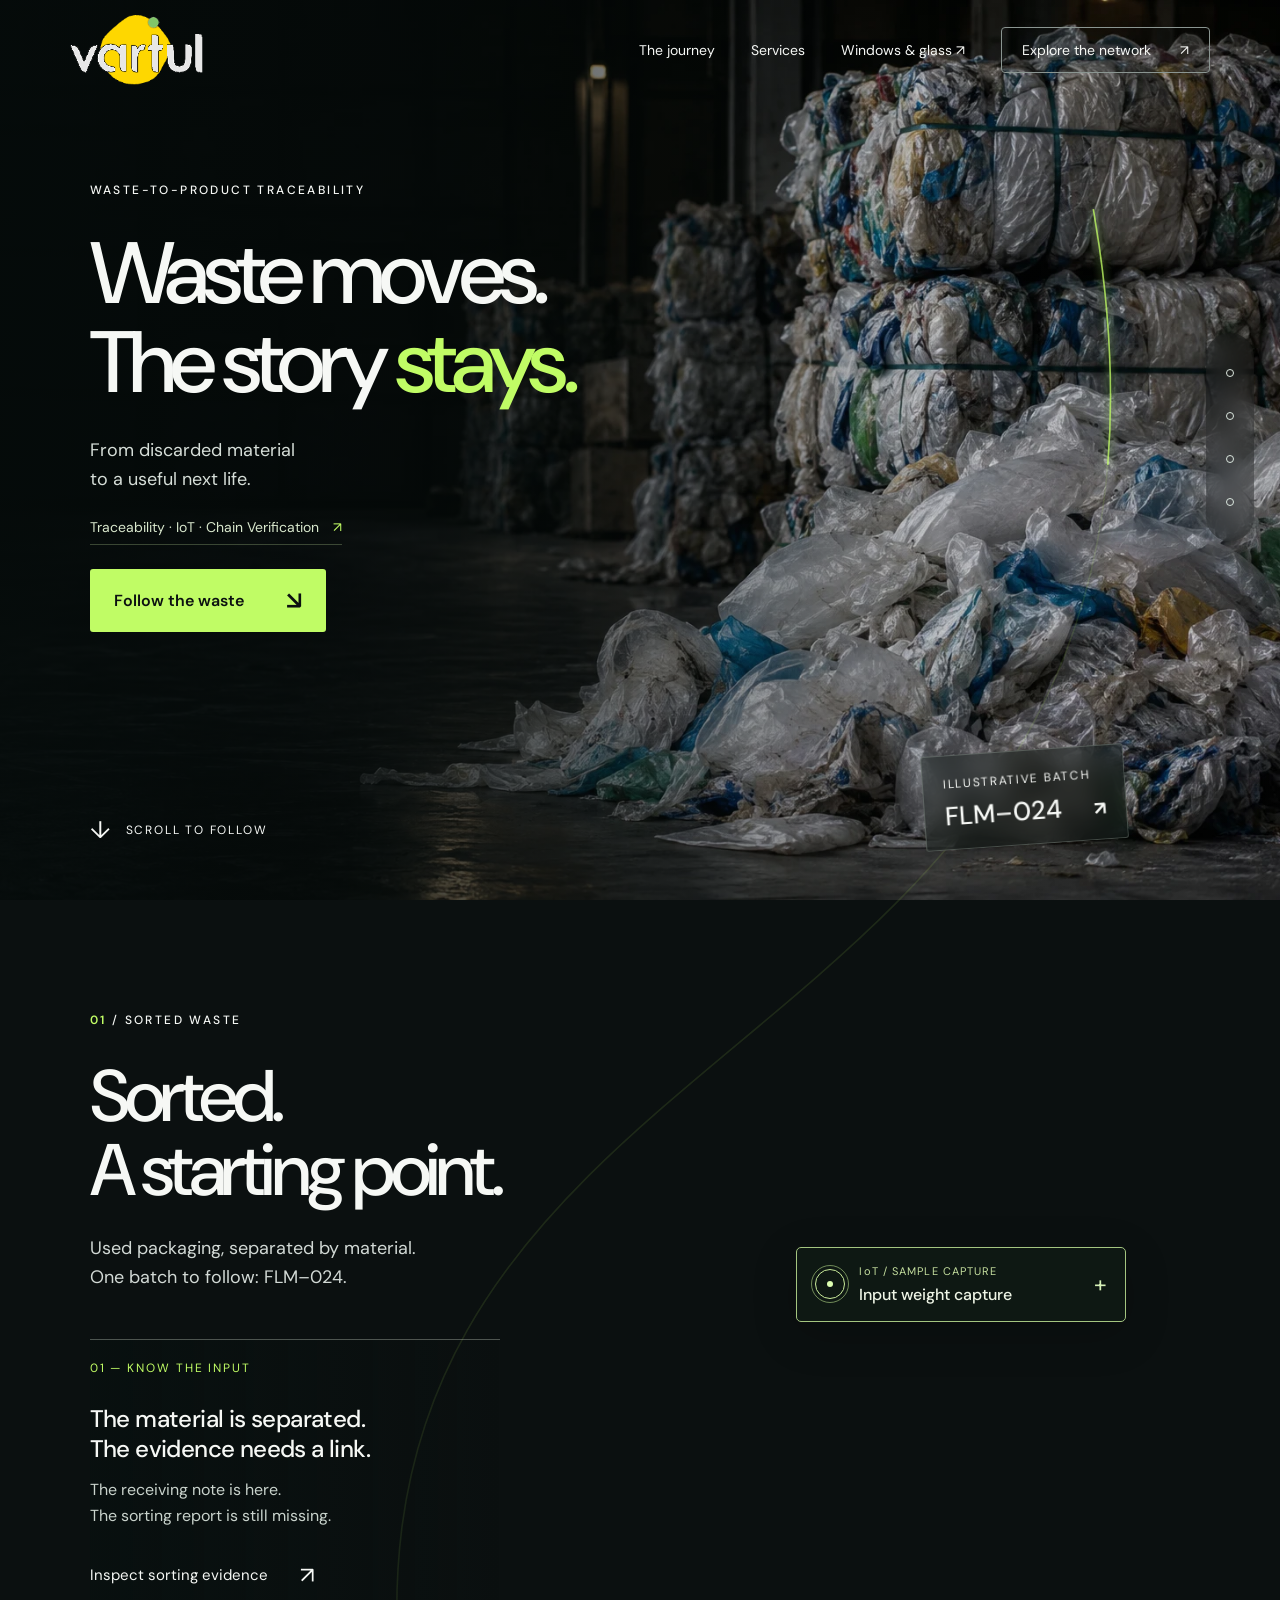
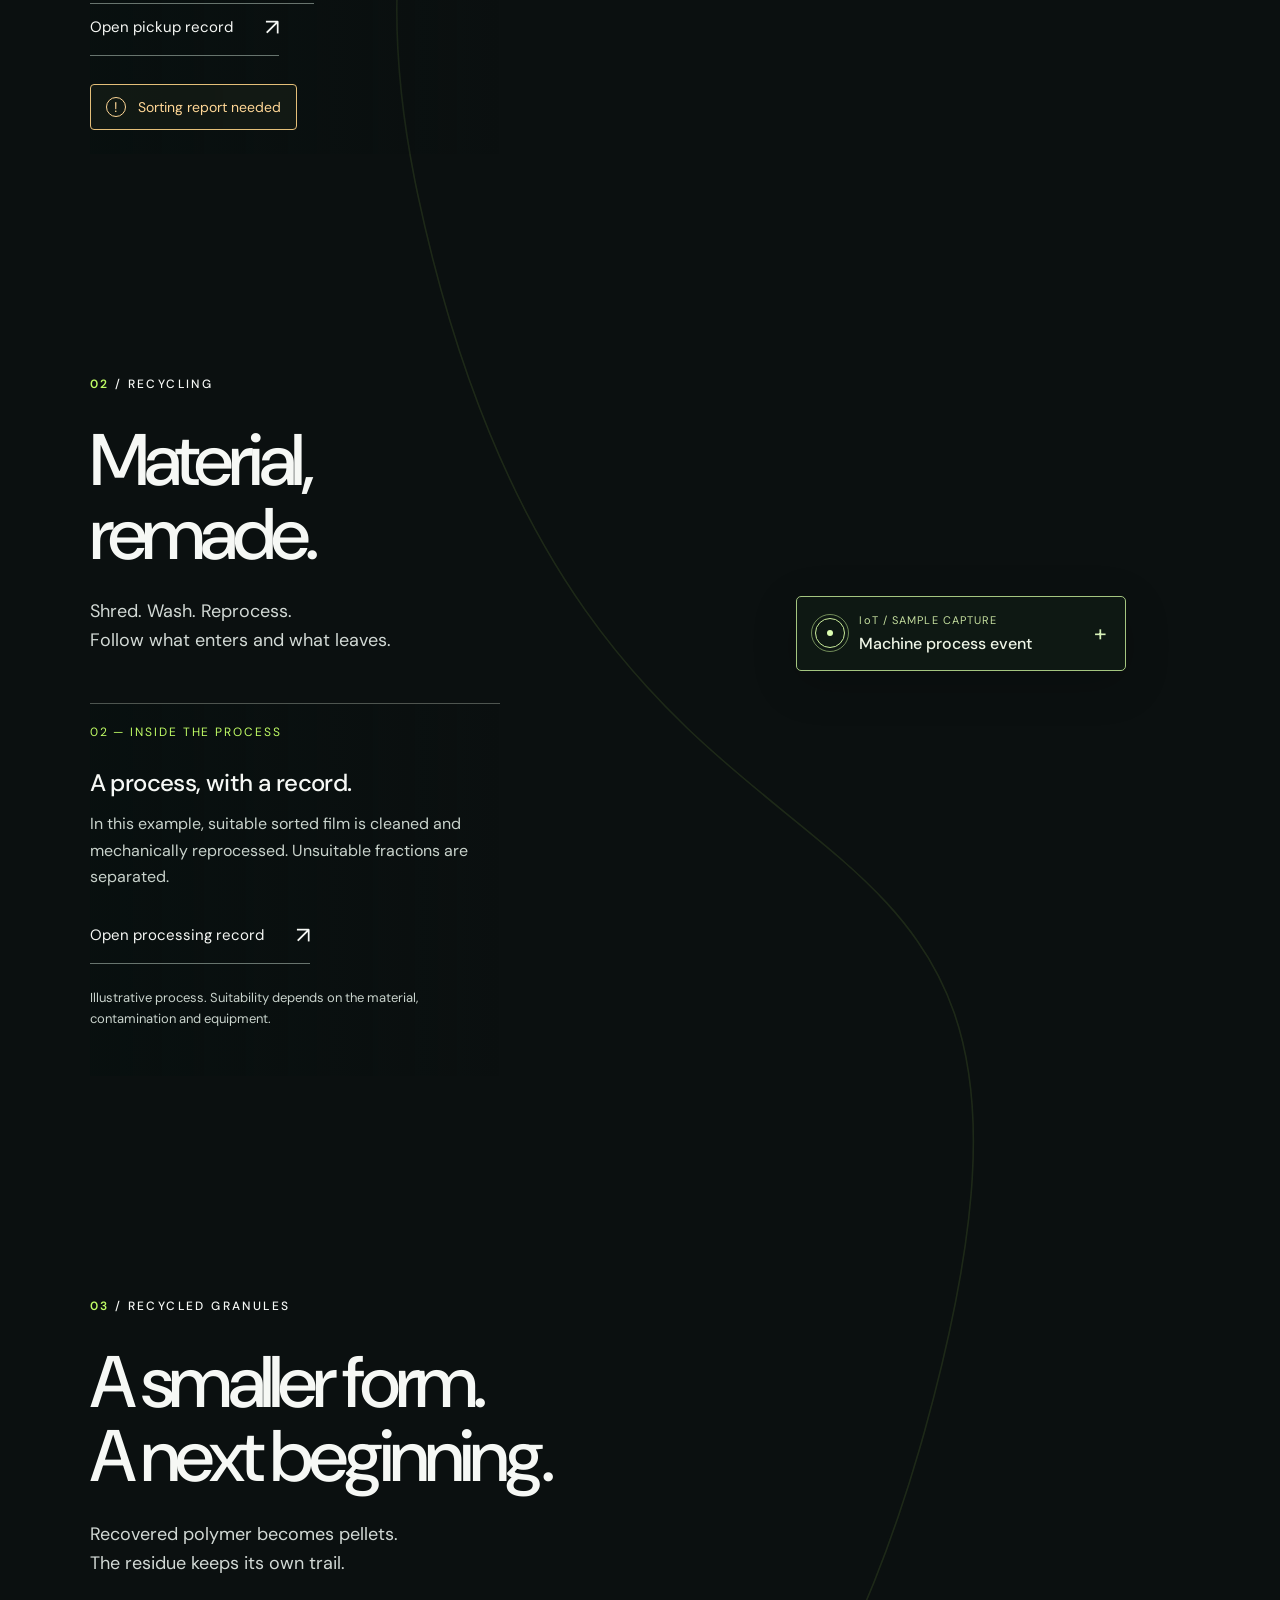
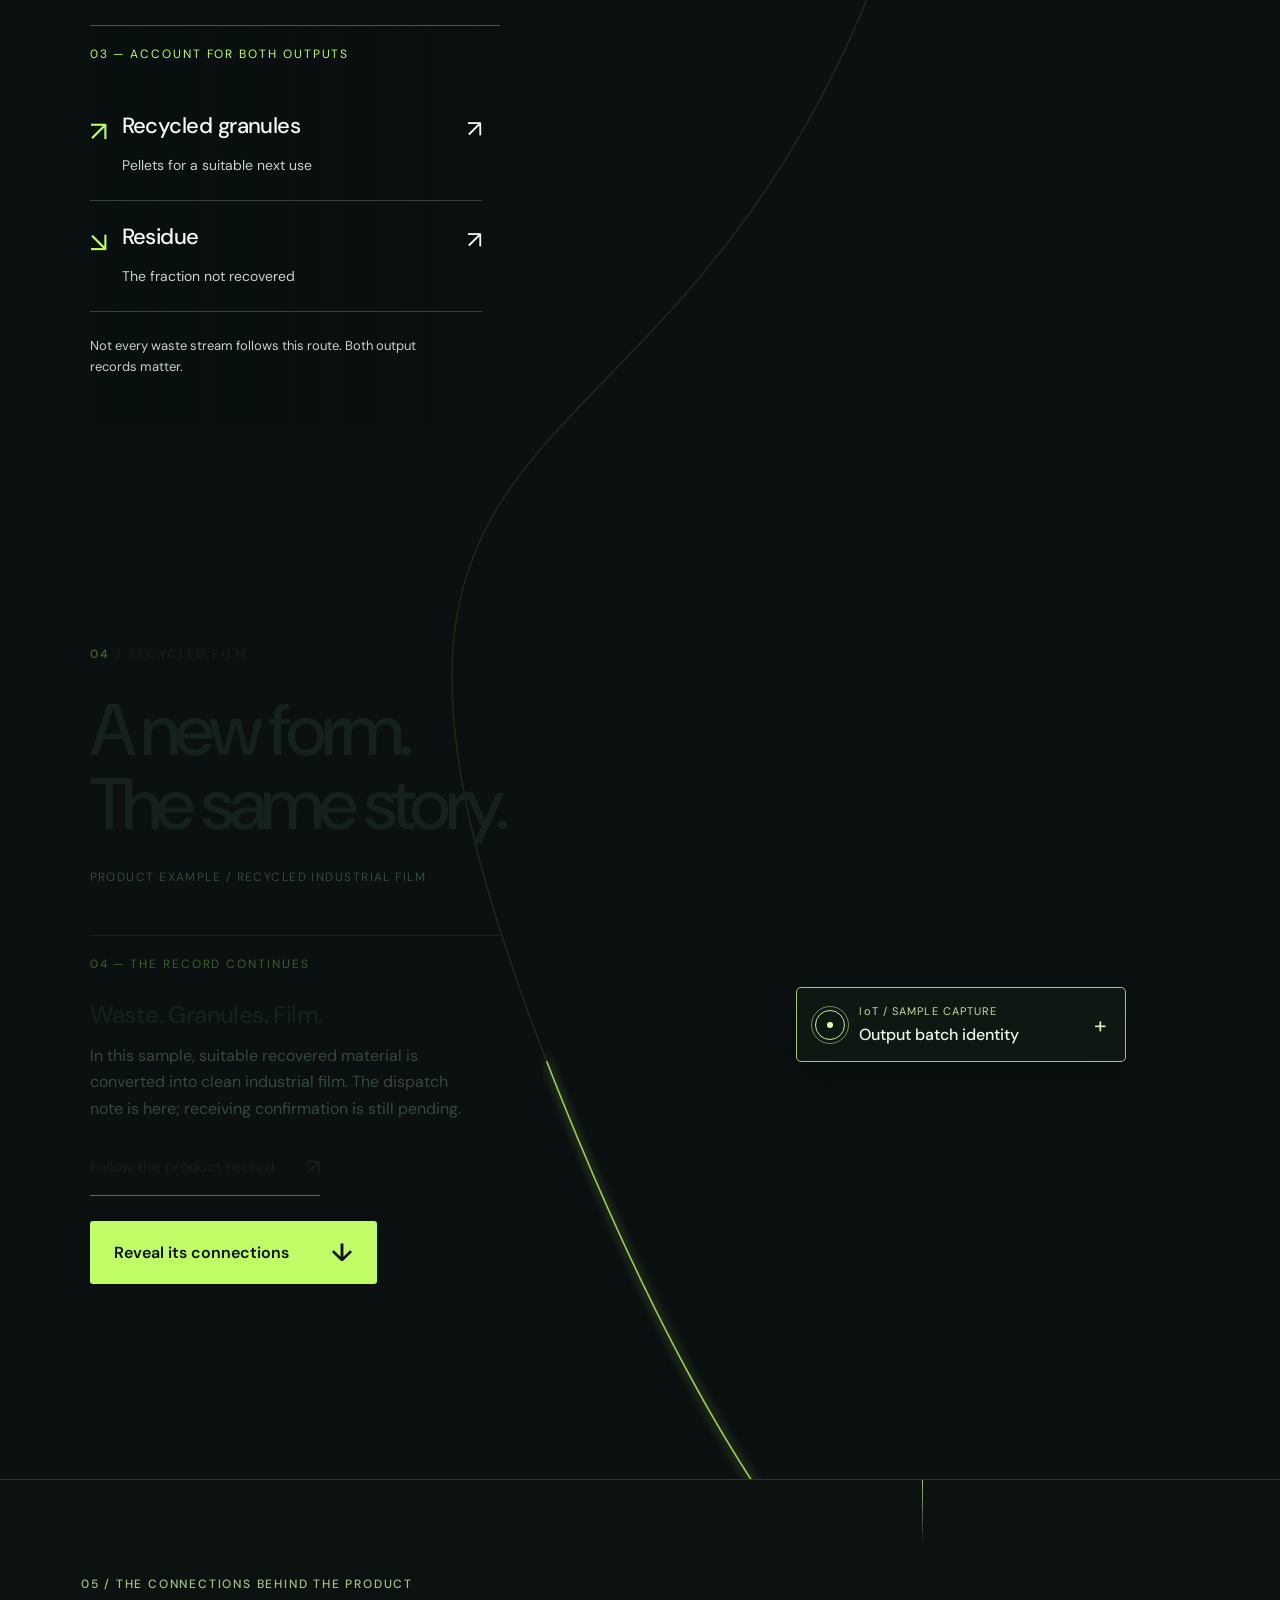
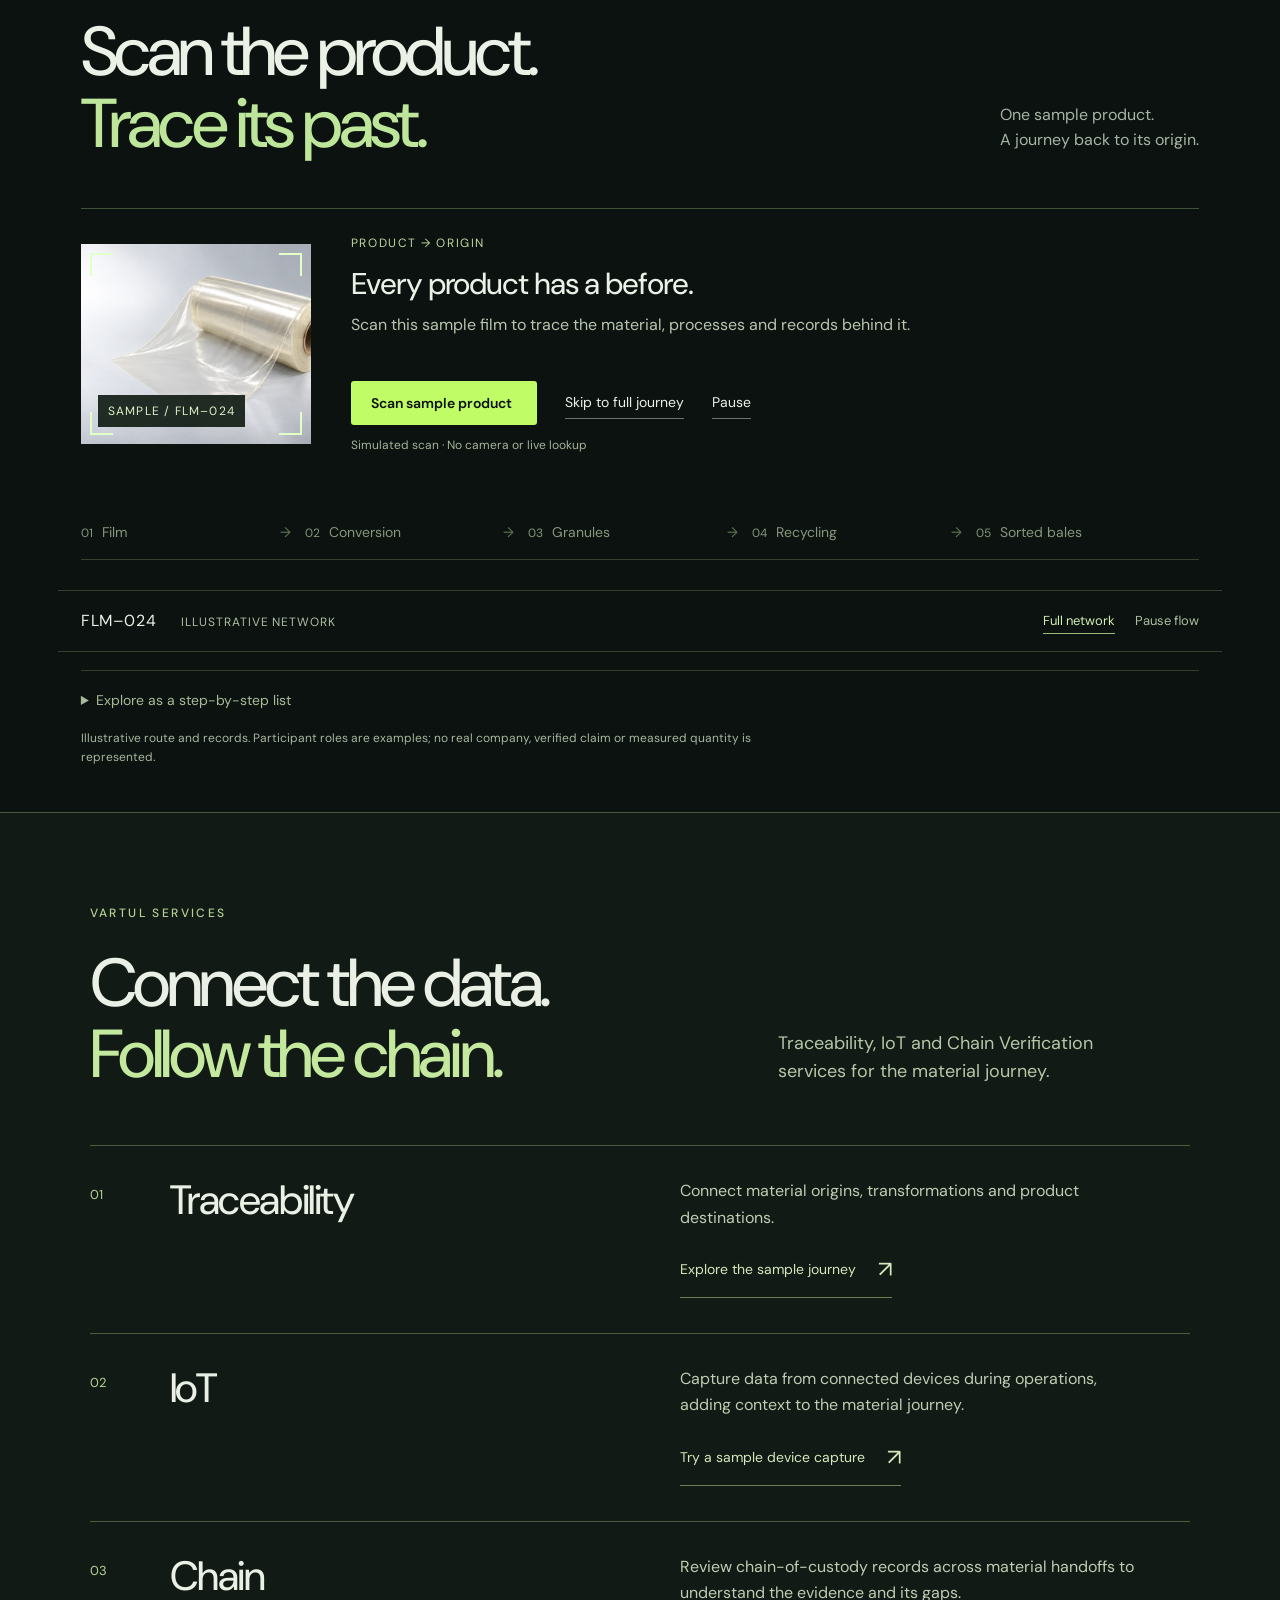
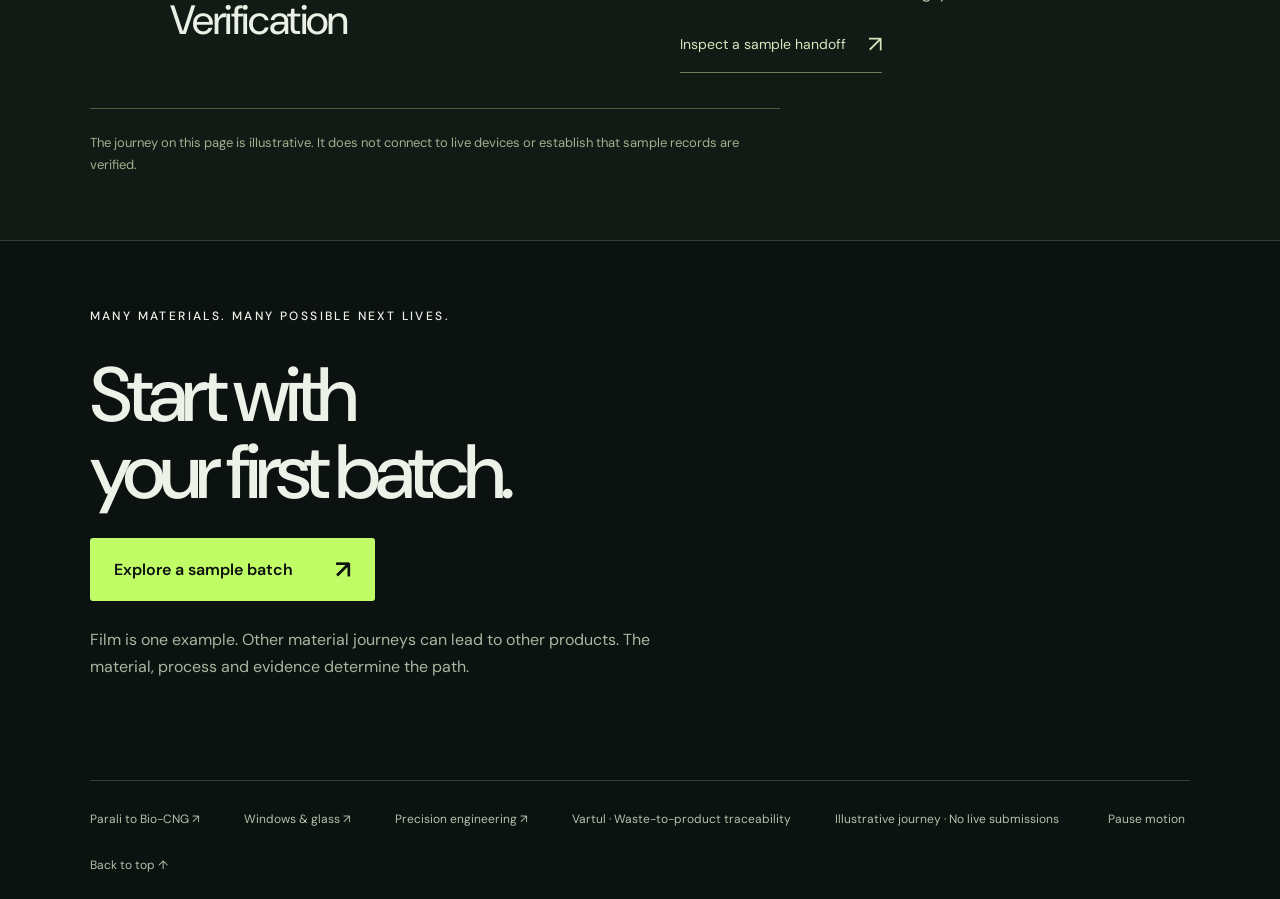
<file: index.html>
<!doctype html>
<html lang="en"><head><meta charset="utf-8"><meta name="viewport" content="width=device-width,initial-scale=1"><title>Vartul — Waste moves. The story stays.</title><meta name="description" content="Follow an illustrative waste-to-product journey from collection through handoffs, processing and a clean industrial film outcome. Explore the evidence with Vartul."><meta name="robots" content="noindex,nofollow"><link rel="icon" type="image/svg+xml" href="data:image/svg+xml,%3Csvg xmlns='http://www.w3.org/2000/svg' viewBox='0 0 32 32'%3E%3Crect width='32' height='32' rx='8' fill='%230b1010'/%3E%3Cpath d='M8 23V9h16M16 9v14h8' fill='none' stroke='%23c0fc65' stroke-width='2'/%3E%3C/svg%3E"><link rel="stylesheet" href="style.css?v=iot-captures"><script src="app.js?v=hero-split" defer></script><script src="network.js?v=iot" defer></script><script src="scan.js?v=iot" defer></script><script src="iot.js?v=captures" defer></script></head>
<body><svg width="0" height="0" style="position:absolute" aria-hidden="true" focusable="false"><defs><filter id="white-lettering" color-interpolation-filters="sRGB"><feColorMatrix in="SourceGraphic" type="matrix" values="0 0 0 0 1  0 0 0 0 1  0 0 0 0 1  -3 -3 -3 0 1" result="whiteInk"/><feComposite in="whiteInk" in2="SourceGraphic" operator="atop"/></filter></defs></svg><a class="skip" href="#collection">Skip to the journey</a>
<header><a class="brand-space" href="#top" aria-label="Back to top"><img class="original-logo" src="vartul-logo.png" width="189" height="100" alt="Vartul"></a><nav aria-label="Main"><a href="#collection">The journey</a><a class="services-nav" href="#services">Services</a><a class="industry-nav" href="fenestration/">Windows &amp; glass ↗</a><button class="outline" data-record="overview">Explore the network <span>↗</span></button></nav></header>
<main id="top"><div class="world" aria-hidden="true"><div class="scene is-active" data-scene="hero"></div><div class="scene" data-scene="0"></div><div class="scene" data-scene="1"></div><div class="scene" data-scene="2"></div><div class="scene" data-scene="3"></div></div>
<svg class="trace" viewBox="0 0 1440 3500" preserveAspectRatio="none" aria-hidden="true"><path class="trace-base" d="M1230 120 C1410 650 270 550 470 1030 S1280 1300 1040 1740 S250 2000 650 2490 S1230 2650 1060 3220"/><path id="trace-live" d="M1230 120 C1410 650 270 550 470 1030 S1280 1300 1040 1740 S250 2000 650 2490 S1230 2650 1060 3220"/></svg>
<aside class="stage-nav" aria-label="Journey stages"><a href="#collection" aria-label="01 Sorted waste"><i></i><span>01 / Sorted waste</span></a><a href="#sorting" aria-label="02 Recycling"><i></i><span>02 / Recycling</span></a><a href="#processing" aria-label="03 Granules"><i></i><span>03 / Granules</span></a><a href="#destination" aria-label="04 Recycled film"><i></i><span>04 / Recycled film</span></a></aside>
<section class="hero"><p class="eyebrow">WASTE-TO-PRODUCT TRACEABILITY</p><h1>Waste moves.<br>The story <em>stays.</em></h1><p class="intro">From discarded material<br>to a useful next life.</p><a class="hero-services" href="#services">Traceability · IoT · Chain Verification <span>↗</span></a><a class="cta" href="#collection">Follow the waste <span>↘</span></a><div class="hero-foot"><span class="scroll-cue">↓ <span>SCROLL TO FOLLOW</span></span><button class="batch-tag" data-record="overview"><span>ILLUSTRATIVE BATCH</span><strong>FLM–024 <b>↗</b></strong></button></div></section>
<section class="chapter collection" id="collection" data-stage="0"><div class="chapter-title"><p class="eyebrow"><span>01</span> / SORTED WASTE</p><h2>Sorted.<br>A starting point.</h2><p>Used packaging, separated by material.<br>One batch to follow: FLM–024.</p></div><div class="record-line"><span class="coordinate">01 — KNOW THE INPUT</span><h3>The material is separated.<br>The evidence needs a link.</h3><p id="sorting-summary">The receiving note is here.<br>The sorting report is still missing.</p><button class="text-button" data-record="sorting">Inspect sorting evidence <span>↗</span></button><button class="text-button" data-record="collection">Open pickup record <span>↗</span></button><button class="evidence" data-record="sorting" id="evidence-badge"><span>!</span> Sorting report needed</button></div></section>
<section class="chapter recycling" id="sorting" data-stage="1"><div class="chapter-title"><p class="eyebrow"><span>02</span> / RECYCLING</p><h2>Material,<br>remade.</h2><p>Shred. Wash. Reprocess.<br>Follow what enters and what leaves.</p></div><div class="record-line"><span class="coordinate">02 — INSIDE THE PROCESS</span><h3>A process, with a record.</h3><p>In this example, suitable sorted film is cleaned and mechanically reprocessed. Unsuitable fractions are separated.</p><button class="text-button" data-record="recycling">Open processing record <span>↗</span></button><p class="qualification">Illustrative process. Suitability depends on the material, contamination and equipment.</p></div></section>
<section class="chapter processing" id="processing" data-stage="2"><div class="chapter-title"><p class="eyebrow"><span>03</span> / RECYCLED GRANULES</p><h2>A smaller form.<br>A next beginning.</h2><p>Recovered polymer becomes pellets.<br>The residue keeps its own trail.</p></div><div class="record-line"><span class="coordinate">03 — ACCOUNT FOR BOTH OUTPUTS</span><div class="outcomes"><button data-record="recovered"><span class="branch">↗</span><div><h3>Recycled granules</h3><p>Pellets for a suitable next use</p></div><b>↗</b></button><button data-record="residue"><span class="branch">↘</span><div><h3>Residue</h3><p>The fraction not recovered</p></div><b>↗</b></button></div><p class="qualification">Not every waste stream follows this route. Both output records matter.</p></div></section>
<section class="chapter destination" id="destination" data-stage="3"><div class="chapter-title"><p class="eyebrow"><span>04</span> / RECYCLED FILM</p><h2>A new form.<br>The same story.</h2><p class="product-label">PRODUCT EXAMPLE / RECYCLED INDUSTRIAL FILM</p></div><div class="record-line"><span class="coordinate">04 — THE RECORD CONTINUES</span><h3>Waste. Granules. Film.</h3><p>In this sample, suitable recovered material is converted into clean industrial film. The dispatch note is here; receiving confirmation is still pending.</p><button class="text-button" data-record="destination">Follow the product record <span>↗</span></button><a class="cta network-entry" href="#network">Reveal its connections <span>↓</span></a></div></section>
<section id="network" aria-label="Explore product traceability" tabindex="-1"></section><section class="services" id="services" aria-labelledby="services-title"><div class="services-heading"><p class="eyebrow">VARTUL SERVICES</p><h2 id="services-title">Connect the data.<br><em>Follow the chain.</em></h2><p>Traceability, IoT and Chain Verification services for the material journey.</p></div><div class="service-rows"><article class="service-row"><span class="service-index">01</span><h3>Traceability</h3><div><p>Connect material origins, transformations and product destinations.</p><a class="text-button" href="#network">Explore the sample journey <span>↗</span></a></div></article><article class="service-row"><span class="service-index">02</span><h3>IoT</h3><div><p>Capture data from connected devices during operations, adding context to the material journey.</p><a class="text-button" href="#iot-process">Try a sample device capture <span>↗</span></a></div></article><article class="service-row"><span class="service-index">03</span><h3>Chain <br>Verification</h3><div><p>Review chain-of-custody records across material handoffs to understand the evidence and its gaps.</p><button class="text-button" data-record="sorting">Inspect a sample handoff <span>↗</span></button></div></article></div><p class="services-note">The journey on this page is illustrative. It does not connect to live devices or establish that sample records are verified.</p></section><section class="closing"><p class="eyebrow">MANY MATERIALS. MANY POSSIBLE NEXT LIVES.</p><h2>Start with<br>your first batch.</h2><button class="cta" data-record="start">Explore a sample batch <span>↗</span></button><p class="closing-note">Film is one example. Other material journeys can lead to other products. The material, process and evidence determine the path.</p><footer style="flex-wrap:wrap"><a href="parali/">Parali to Bio-CNG ↗</a><a href="fenestration/">Windows &amp; glass ↗</a><a href="precision-engineering/">Precision engineering ↗</a><span>Vartul · Waste-to-product traceability</span><span>Illustrative journey · No live submissions</span><button id="motion-toggle" aria-pressed="false">Pause motion</button><a href="#top">Back to top ↑</a></footer></section></main>
<dialog id="record-dialog" aria-labelledby="dialog-title"><div class="dialog-top"><span>FLM–024 / SAMPLE EVIDENCE</span><button id="close-dialog" aria-label="Close record">×</button></div><div id="dialog-content"></div><p class="dialog-disclaimer">Demonstration data only. Records are illustrative, not independently verified. Changes last for this page visit.</p></dialog><div class="sr-only" role="status" id="status"></div>
</body></html>
</file>
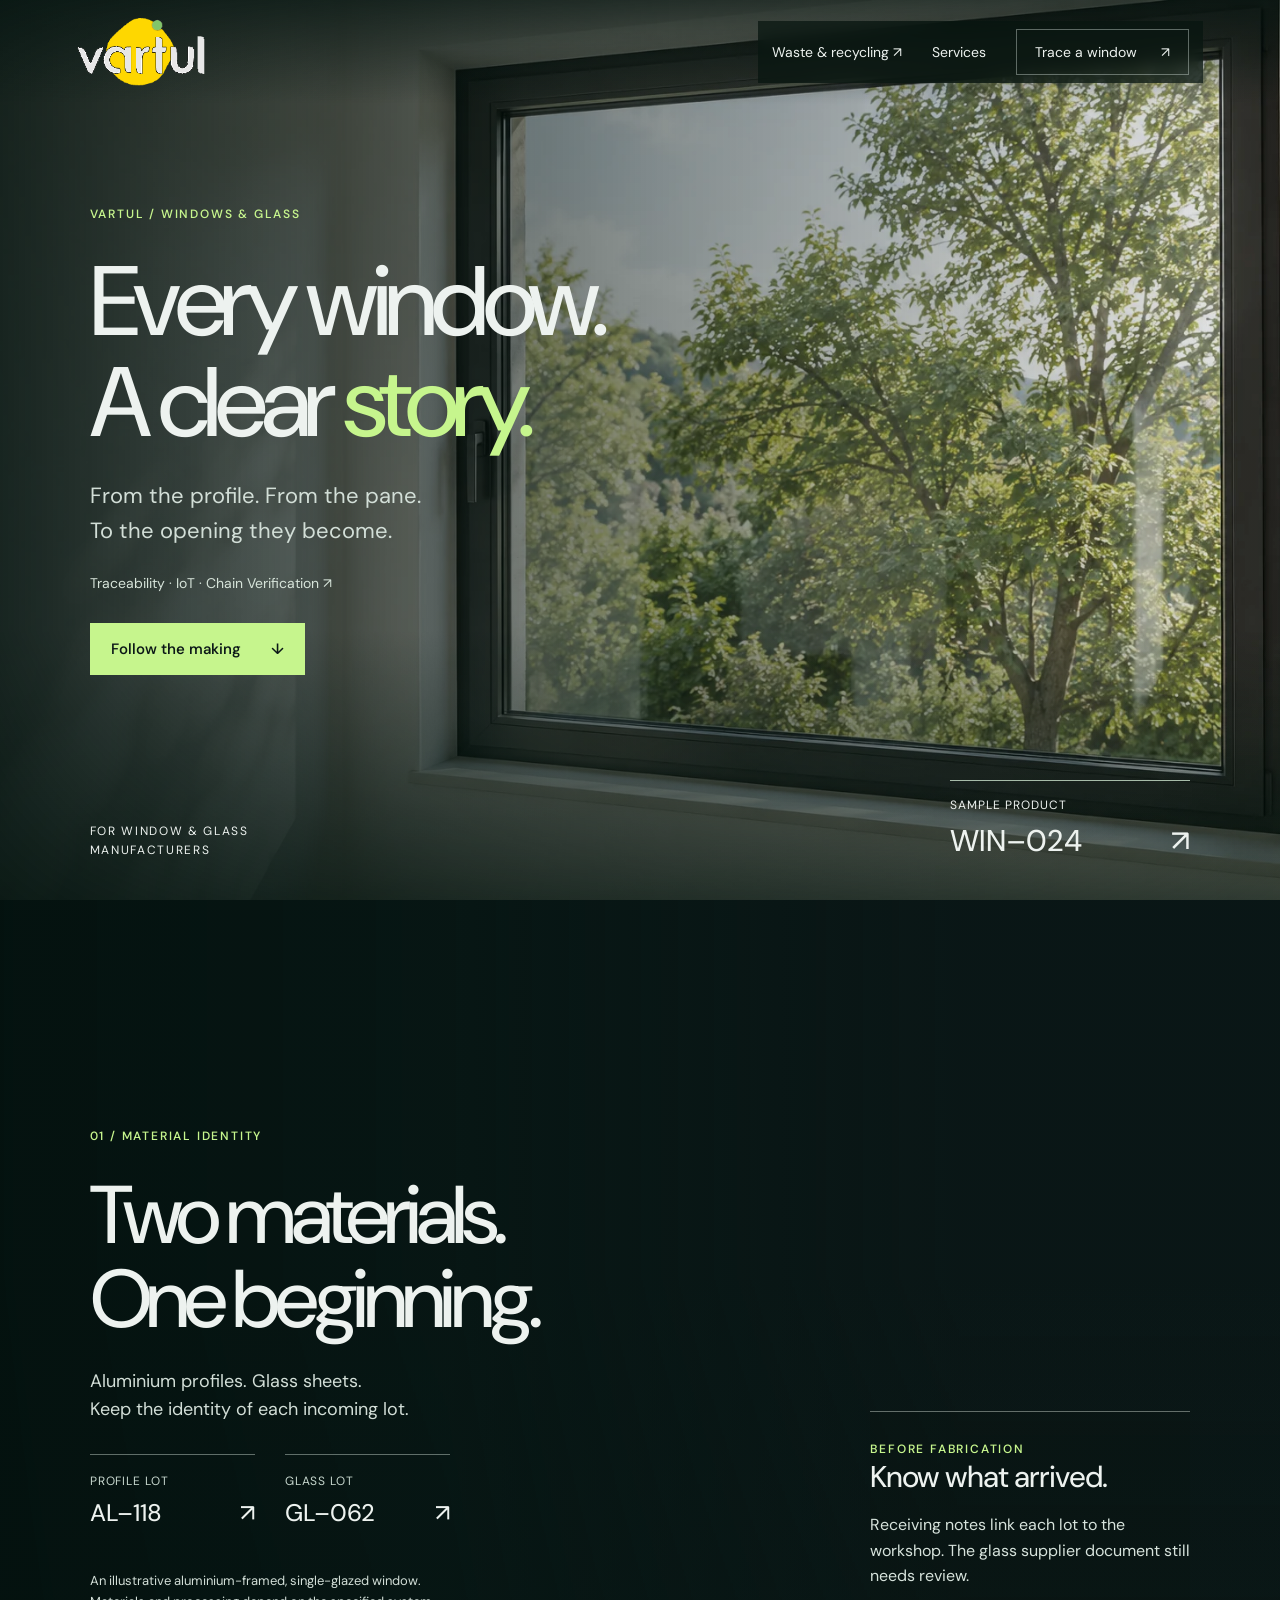
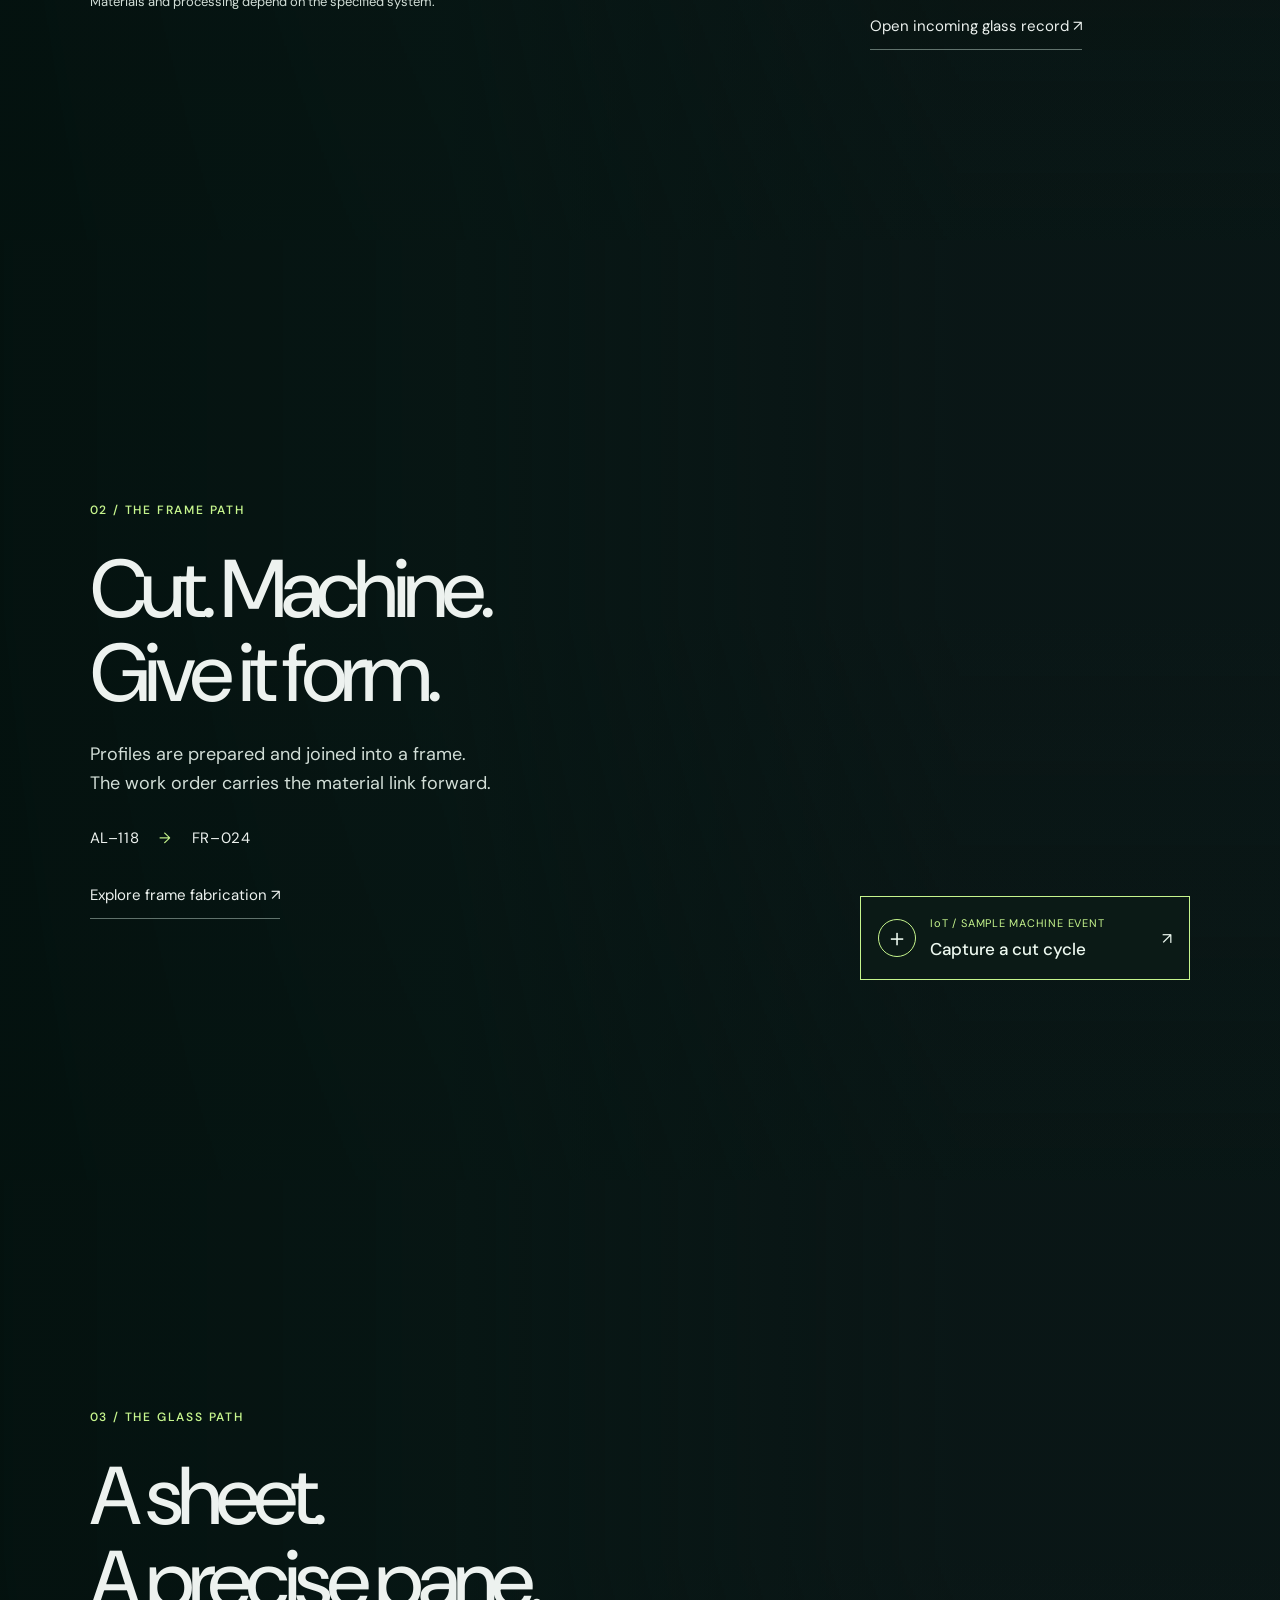
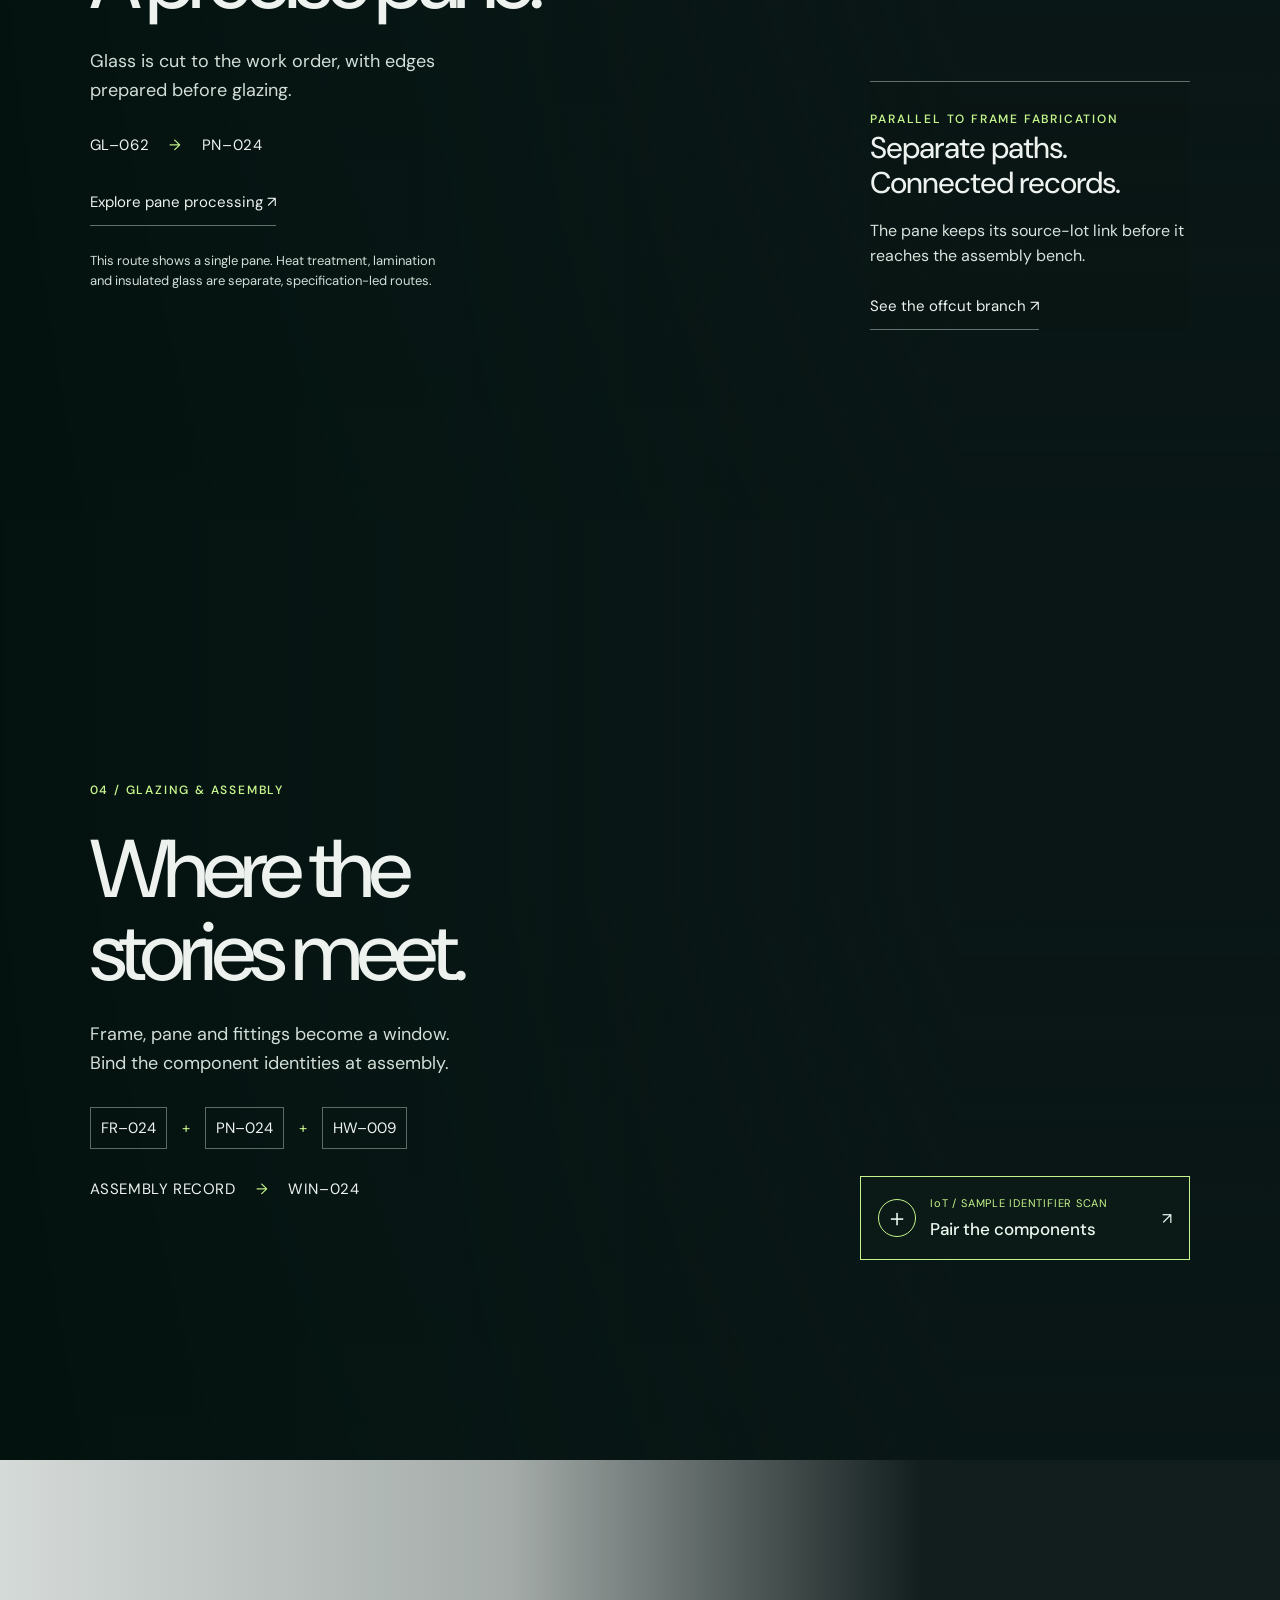
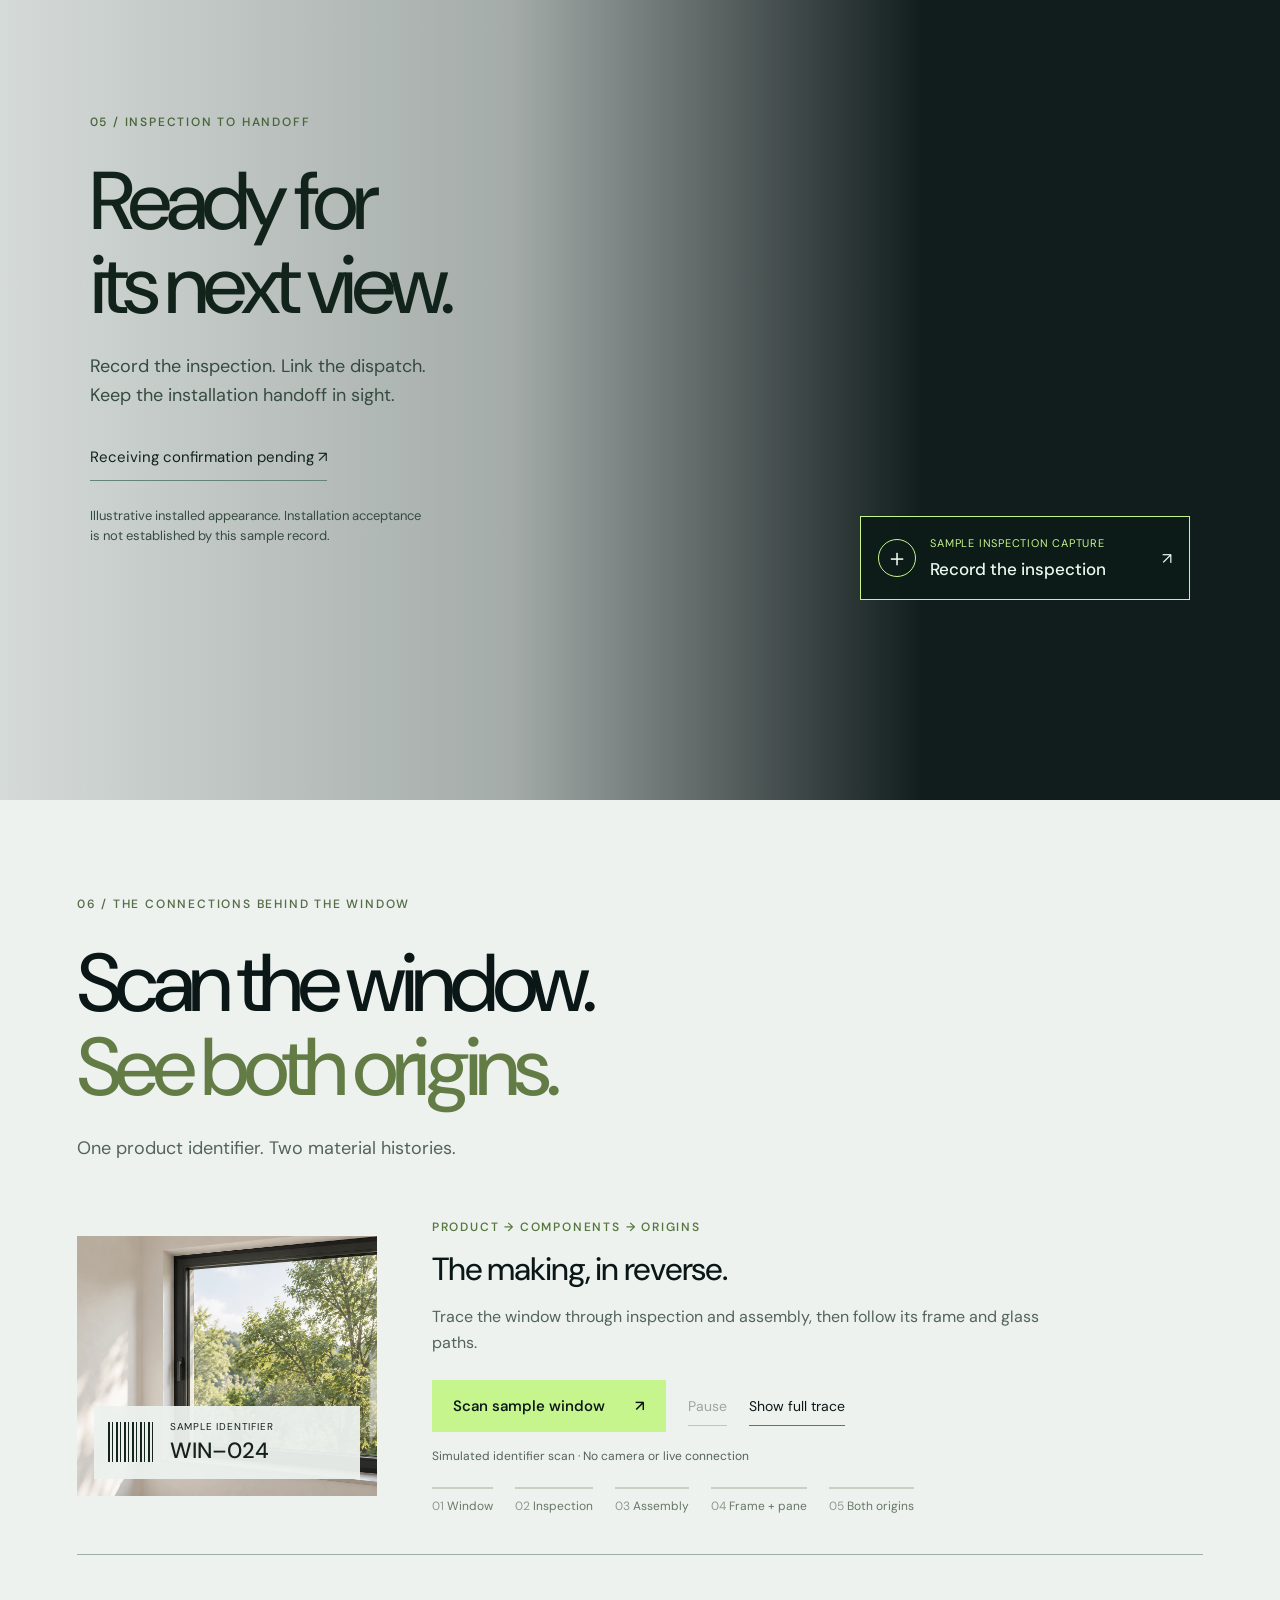
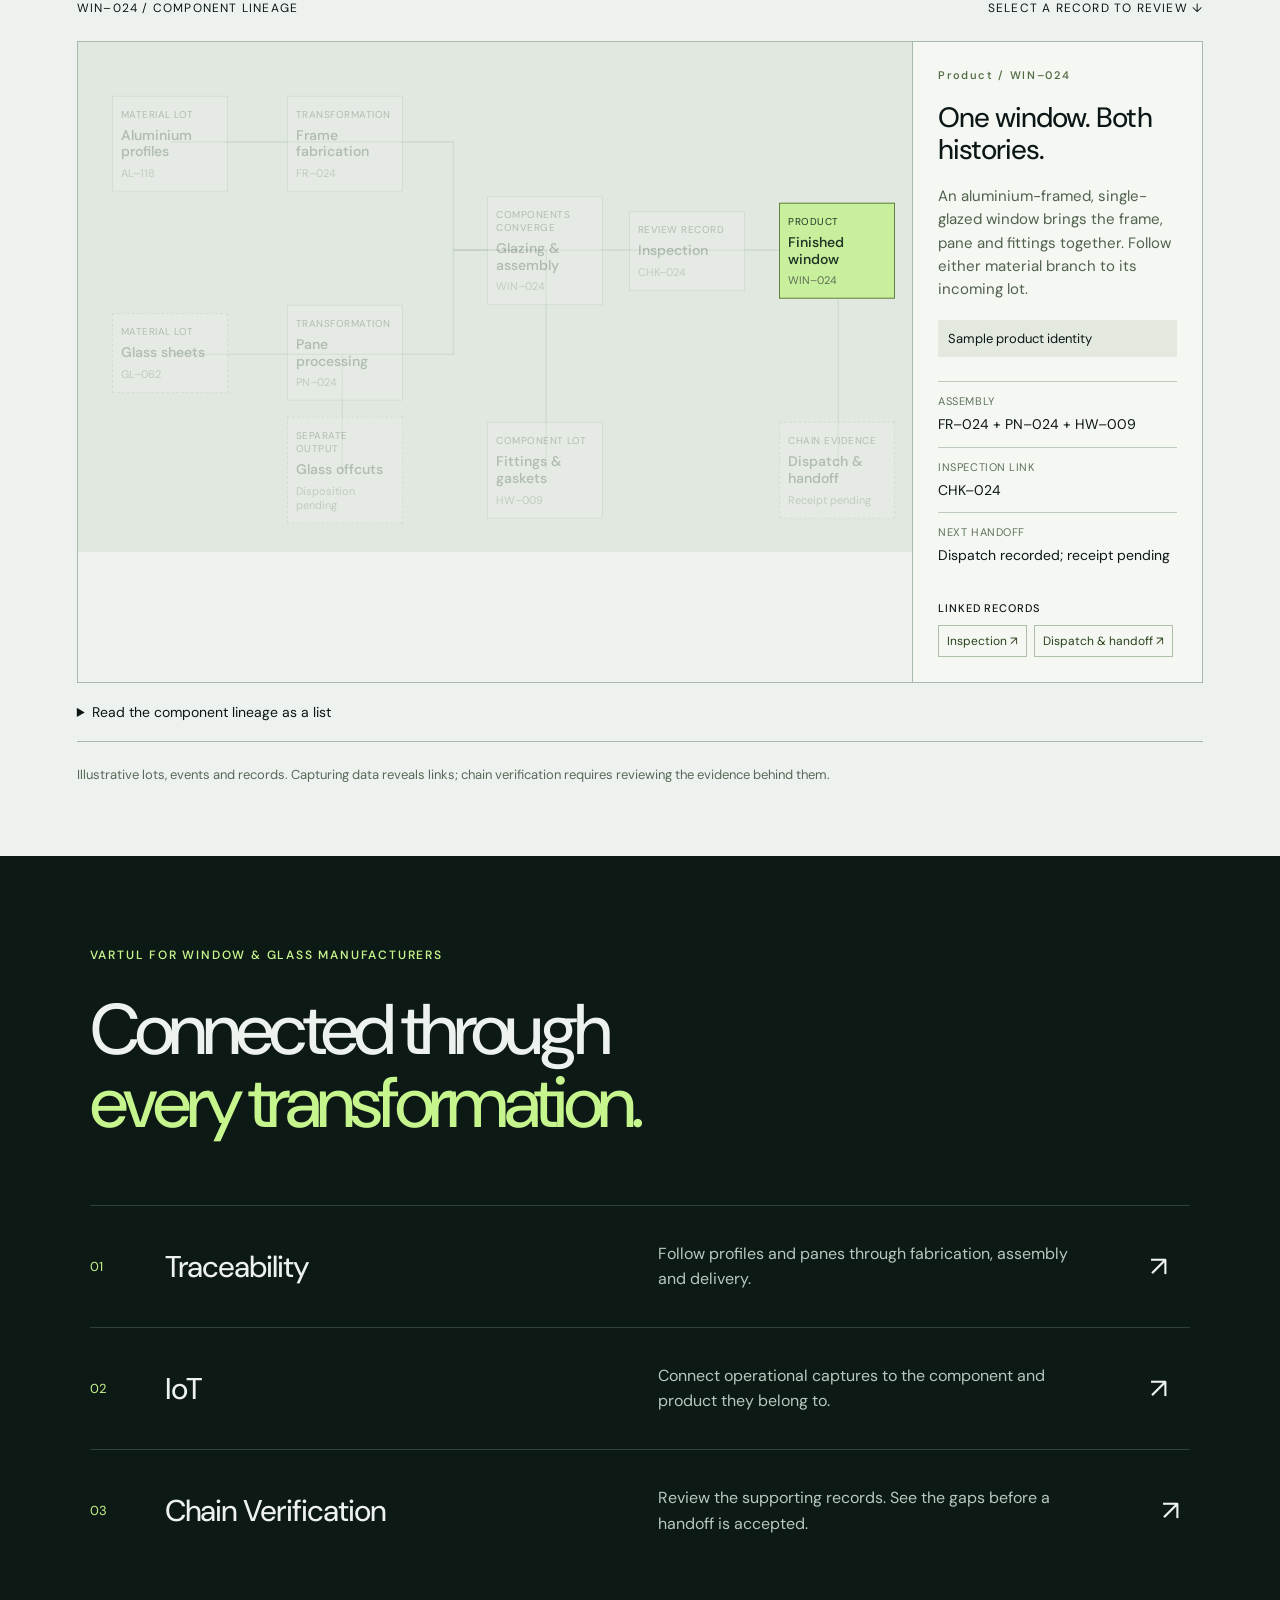
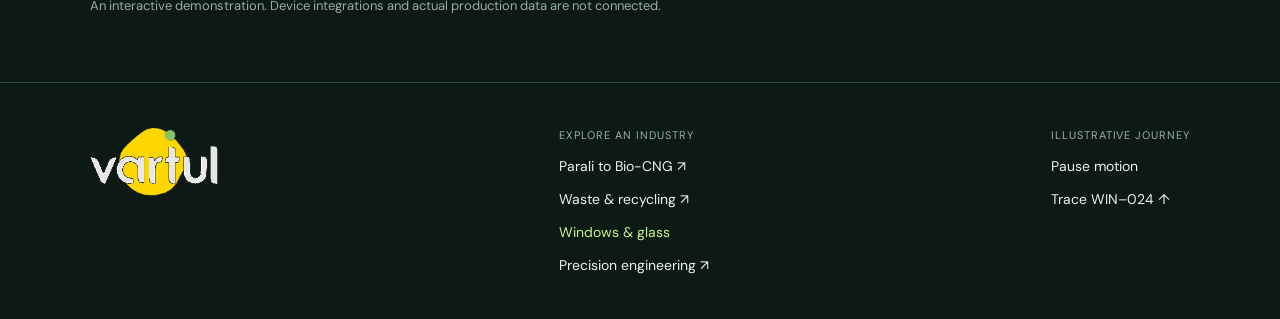
<file: fenestration/index.html>
<!doctype html>
<html lang="en">
<head><meta charset="utf-8"><meta name="viewport" content="width=device-width,initial-scale=1"><title>Vartul — Every window has a story.</title><meta name="description" content="Trace an illustrative aluminium window from profile and glass lots to fabrication, assembly and handoff. Explore IoT capture and chain records with Vartul."><meta name="robots" content="noindex,nofollow"><link rel="icon" href="../vartul-logo.png"><link rel="stylesheet" href="style.css?v=1"><script src="app.js?v=1" defer></script></head>
<body>
<svg class="filter-def" aria-hidden="true"><defs><filter id="white-lettering" color-interpolation-filters="sRGB"><feColorMatrix in="SourceGraphic" type="matrix" values="0 0 0 0 1 0 0 0 0 1 0 0 0 0 1 -3 -3 -3 0 1" result="whiteInk"/><feComposite in="whiteInk" in2="SourceGraphic" operator="atop"/></filter></defs></svg>
<a class="skip" href="#materials">Skip to journey</a>
<header><a href="#top" aria-label="Vartul, back to top"><img class="logo" src="../vartul-logo.png" width="189" height="100" alt="Vartul"></a><nav aria-label="Main"><a class="other-industry" href="../">Waste &amp; recycling ↗</a><a href="#services">Services</a><a class="nav-cta" href="#trace">Trace a window <span>↗</span></a></nav></header>
<div class="world" aria-hidden="true"><div class="scene active" data-scene="finished" style="--photo:url('finished.webp')"></div><div class="scene" data-scene="materials" style="--photo:url('materials.webp')"></div><div class="scene" data-scene="frame" style="--photo:url('frame.webp')"></div><div class="scene" data-scene="glass" style="--photo:url('glass.webp')"></div><div class="scene" data-scene="assembly" style="--photo:url('assembly.webp')"></div></div>
<main id="top">
<section class="hero cinematic" data-photo="finished" style="--photo:url('finished.webp')"><div class="section-copy"><p class="eyebrow">VARTUL / WINDOWS &amp; GLASS</p><h1>Every window.<br>A clear <em>story.</em></h1><p class="intro">From the profile. From the pane.<br>To the opening they become.</p><a class="text-link hero-services" href="#services">Traceability · IoT · Chain Verification ↗</a><a class="button" href="#materials">Follow the making <span>↓</span></a></div><div class="hero-bottom"><span>FOR WINDOW &amp; GLASS MANUFACTURERS</span><a href="#trace"><small>SAMPLE PRODUCT</small><strong>WIN–024 <span>↗</span></strong></a></div></section>
<section class="chapter cinematic" id="materials" data-photo="materials" style="--photo:url('materials.webp')"><div class="section-copy"><p class="eyebrow">01 / MATERIAL IDENTITY</p><h2>Two materials.<br>One beginning.</h2><p>Aluminium profiles. Glass sheets.<br>Keep the identity of each incoming lot.</p><div class="lot-pair"><button data-node="profile"><small>PROFILE LOT</small><strong>AL–118 <span>↗</span></strong></button><button data-node="sheet"><small>GLASS LOT</small><strong>GL–062 <span>↗</span></strong></button></div><p class="caption">An illustrative aluminium-framed, single-glazed window.<br>Materials and processing depend on the specified system.</p></div><div class="stage-note"><span class="eyebrow">BEFORE FABRICATION</span><h3>Know what arrived.</h3><p>Receiving notes link each lot to the workshop. The glass supplier document still needs review.</p><button class="text-link" data-node="sheet">Open incoming glass record ↗</button></div></section>
<section class="chapter cinematic" id="frame" data-photo="frame" style="--photo:url('frame.webp')"><div class="section-copy"><p class="eyebrow">02 / THE FRAME PATH</p><h2>Cut. Machine.<br>Give it form.</h2><p>Profiles are prepared and joined into a frame.<br>The work order carries the material link forward.</p><div class="path-label">AL–118 <span>→</span> FR–024</div><button class="text-link" data-node="frame">Explore frame fabrication ↗</button></div><div class="capture" data-capture="cut"><img class="capture-photo" src="frame.webp" alt="Example machine-mounted event device on the guarded profile cutting station" loading="lazy"><button class="capture-trigger" aria-expanded="false" aria-controls="capture-cut"><span class="capture-pulse" aria-hidden="true">＋</span><span><small>IoT / SAMPLE MACHINE EVENT</small><strong>Capture a cut cycle</strong></span><span aria-hidden="true">↗</span></button><div class="capture-result" id="capture-cut" hidden><small>EVENT CAPTURED · SAMPLE</small><h3>Cycle completed.</h3><div class="event-map"><span>Cutting station</span><b>→</b><strong>FR–024</strong></div><p>Work-order event linked to profile lot AL–118.</p><button class="button" data-node="frame">Open linked event <span>↗</span></button></div></div></section>
<section class="chapter cinematic" id="glass" data-photo="glass" style="--photo:url('glass.webp')"><div class="section-copy"><p class="eyebrow">03 / THE GLASS PATH</p><h2>A sheet.<br>A precise pane.</h2><p>Glass is cut to the work order, with edges<br>prepared before glazing.</p><div class="path-label">GL–062 <span>→</span> PN–024</div><button class="text-link" data-node="pane">Explore pane processing ↗</button><p class="caption">This route shows a single pane. Heat treatment, lamination<br>and insulated glass are separate, specification-led routes.</p></div><div class="stage-note"><span class="eyebrow">PARALLEL TO FRAME FABRICATION</span><h3>Separate paths.<br>Connected records.</h3><p>The pane keeps its source-lot link before it reaches the assembly bench.</p><button class="text-link" data-node="offcuts">See the offcut branch ↗</button></div></section>
<section class="chapter cinematic assembly" id="assembly" data-photo="assembly" style="--photo:url('assembly.webp')"><div class="section-copy"><p class="eyebrow">04 / GLAZING &amp; ASSEMBLY</p><h2>Where the<br>stories meet.</h2><p>Frame, pane and fittings become a window.<br>Bind the component identities at assembly.</p><div class="assembly-lots"><span>FR–024</span><b>+</b><span>PN–024</span><b>+</b><span>HW–009</span></div><div class="path-label">ASSEMBLY RECORD <span>→</span> WIN–024</div></div><div class="capture" data-capture="join"><img class="capture-photo" src="assembly.webp" alt="Example handheld scanner beside the window component identifier" loading="lazy"><button class="capture-trigger" aria-expanded="false" aria-controls="capture-join"><span class="capture-pulse" aria-hidden="true">＋</span><span><small>IoT / SAMPLE IDENTIFIER SCAN</small><strong>Pair the components</strong></span><span aria-hidden="true">↗</span></button><div class="capture-result" id="capture-join" hidden><small>IDENTIFIERS CAPTURED · SAMPLE</small><h3>Three links. One window.</h3><div class="event-map"><span>Frame · pane · fittings</span><b>→</b><strong>WIN–024</strong></div><p>The sample assembly record retains all three component identities.</p><button class="button" data-node="assembly">Review the assembly links <span>↗</span></button></div></div></section>
<section class="chapter cinematic finished" id="finished" data-photo="finished" style="--photo:url('finished.webp')"><div class="section-copy"><p class="eyebrow">05 / INSPECTION TO HANDOFF</p><h2>Ready for<br>its next view.</h2><p>Record the inspection. Link the dispatch.<br>Keep the installation handoff in sight.</p><button class="text-link" data-node="handoff">Receiving confirmation pending ↗</button><p class="caption">Illustrative installed appearance. Installation acceptance<br>is not established by this sample record.</p></div><div class="capture" data-capture="check"><button class="capture-trigger" aria-expanded="false" aria-controls="capture-check"><span class="capture-pulse" aria-hidden="true">＋</span><span><small>SAMPLE INSPECTION CAPTURE</small><strong>Record the inspection</strong></span><span aria-hidden="true">↗</span></button><div class="capture-result" id="capture-check" hidden><small>INSPECTION EVENT · SAMPLE</small><h3>Checklist attached.</h3><div class="event-map"><span>Visual + operation review</span><b>→</b><strong>WIN–024</strong></div><p>An inspection record is available. No performance rating or certification is asserted.</p><button class="button" data-node="inspection">Review inspection evidence <span>↗</span></button></div></div></section>
<section class="trace-section" id="trace" aria-labelledby="trace-title"><div class="trace-heading"><p class="eyebrow">06 / THE CONNECTIONS BEHIND THE WINDOW</p><h2 id="trace-title">Scan the window.<br><em>See both origins.</em></h2><p>One product identifier. Two material histories.</p></div><div class="scan-console"><div class="scan-product"><img src="finished.webp" alt="Illustrative finished aluminium-framed glazed window"><div class="product-tag"><span class="barcode" aria-hidden="true"></span><span><small>SAMPLE IDENTIFIER</small><strong>WIN–024</strong></span></div><span class="scan-beam" aria-hidden="true"></span></div><div class="scan-controls"><p class="eyebrow" id="scan-kicker">PRODUCT → COMPONENTS → ORIGINS</p><h3 id="scan-heading">The making, in reverse.</h3><p id="scan-copy">Trace the window through inspection and assembly, then follow its frame and glass paths.</p><div class="control-row"><button class="button" id="scan-start">Scan sample window <span>↗</span></button><button class="quiet" id="scan-pause" disabled>Pause</button><button class="quiet" id="scan-skip">Show full trace</button></div><p class="caption">Simulated identifier scan · No camera or live connection</p><ol class="scan-steps" aria-label="Reverse trace progress"><li>Window</li><li>Inspection</li><li>Assembly</li><li>Frame + pane</li><li>Both origins</li></ol></div></div>
<div class="network-head"><span>WIN–024 / COMPONENT LINEAGE</span><span>SELECT A RECORD TO REVIEW ↓</span></div><div class="network-layout"><div class="network" aria-label="Window lineage network"><svg class="edges" viewBox="0 0 900 490" preserveAspectRatio="none" aria-hidden="true"><path data-edge="profile frame" d="M100 96H285"/><path data-edge="sheet pane" d="M100 300H285"/><path data-edge="frame assembly" d="M285 96H405V200H505"/><path data-edge="pane assembly" d="M285 300H405V200H505"/><path data-edge="hardware assembly" d="M505 410V200"/><path data-edge="assembly inspection" d="M505 200H657"/><path data-edge="inspection window" d="M657 200H820"/><path data-edge="pane offcuts" d="M285 300V410"/><path data-edge="window handoff" d="M820 200V410"/></svg><div id="network-nodes"></div></div><aside class="record-panel" id="record-panel" aria-labelledby="record-title" tabindex="-1"><div id="record-content"></div></aside></div><details class="linear-view"><summary>Read the component lineage as a list</summary><ol><li><button data-node="profile">Profile lot AL–118</button> → <button data-node="frame">Frame fabrication FR–024</button></li><li><button data-node="sheet">Glass lot GL–062</button> → <button data-node="pane">Pane processing PN–024</button></li><li>Frame + pane + <button data-node="hardware">fittings HW–009</button> → <button data-node="assembly">Assembly</button></li><li>Assembly → <button data-node="inspection">Inspection</button> → <button data-node="window">Window WIN–024</button></li><li>Window → <button data-node="handoff">Dispatch and installation handoff</button></li><li>Pane cutting → <button data-node="offcuts">Offcut record</button></li></ol></details><p class="trace-note">Illustrative lots, events and records. Capturing data reveals links; chain verification requires reviewing the evidence behind them.</p><p class="sr-only" id="scan-announcement" role="status"></p></section>
<section class="services" id="services"><p class="eyebrow">VARTUL FOR WINDOW &amp; GLASS MANUFACTURERS</p><h2>Connected through<br><em>every transformation.</em></h2><div class="service-row"><span>01</span><h3>Traceability</h3><p>Follow profiles and panes through fabrication, assembly and delivery.</p><a href="#trace" aria-label="Explore traceability">↗</a></div><div class="service-row"><span>02</span><h3>IoT</h3><p>Connect operational captures to the component and product they belong to.</p><a href="#frame" aria-label="Explore sample IoT capture">↗</a></div><div class="service-row"><span>03</span><h3>Chain Verification</h3><p>Review the supporting records. See the gaps before a handoff is accepted.</p><button data-node="handoff" aria-label="Review sample handoff">↗</button></div><p class="caption">An interactive demonstration. Device integrations and actual production data are not connected.</p></section>
<footer><a href="#top"><img class="logo" src="../vartul-logo.png" alt="Vartul" width="189" height="100"></a><div><span>EXPLORE AN INDUSTRY</span><a href="../parali/">Parali to Bio-CNG ↗</a><a href="../">Waste &amp; recycling ↗</a><a href="#top" aria-current="page">Windows &amp; glass</a><a href="../precision-engineering/">Precision engineering ↗</a></div><div><span>ILLUSTRATIVE JOURNEY</span><button id="motion-toggle" aria-pressed="false">Pause motion</button><a href="#trace">Trace WIN–024 ↑</a></div></footer>
</main></body></html>
</file>
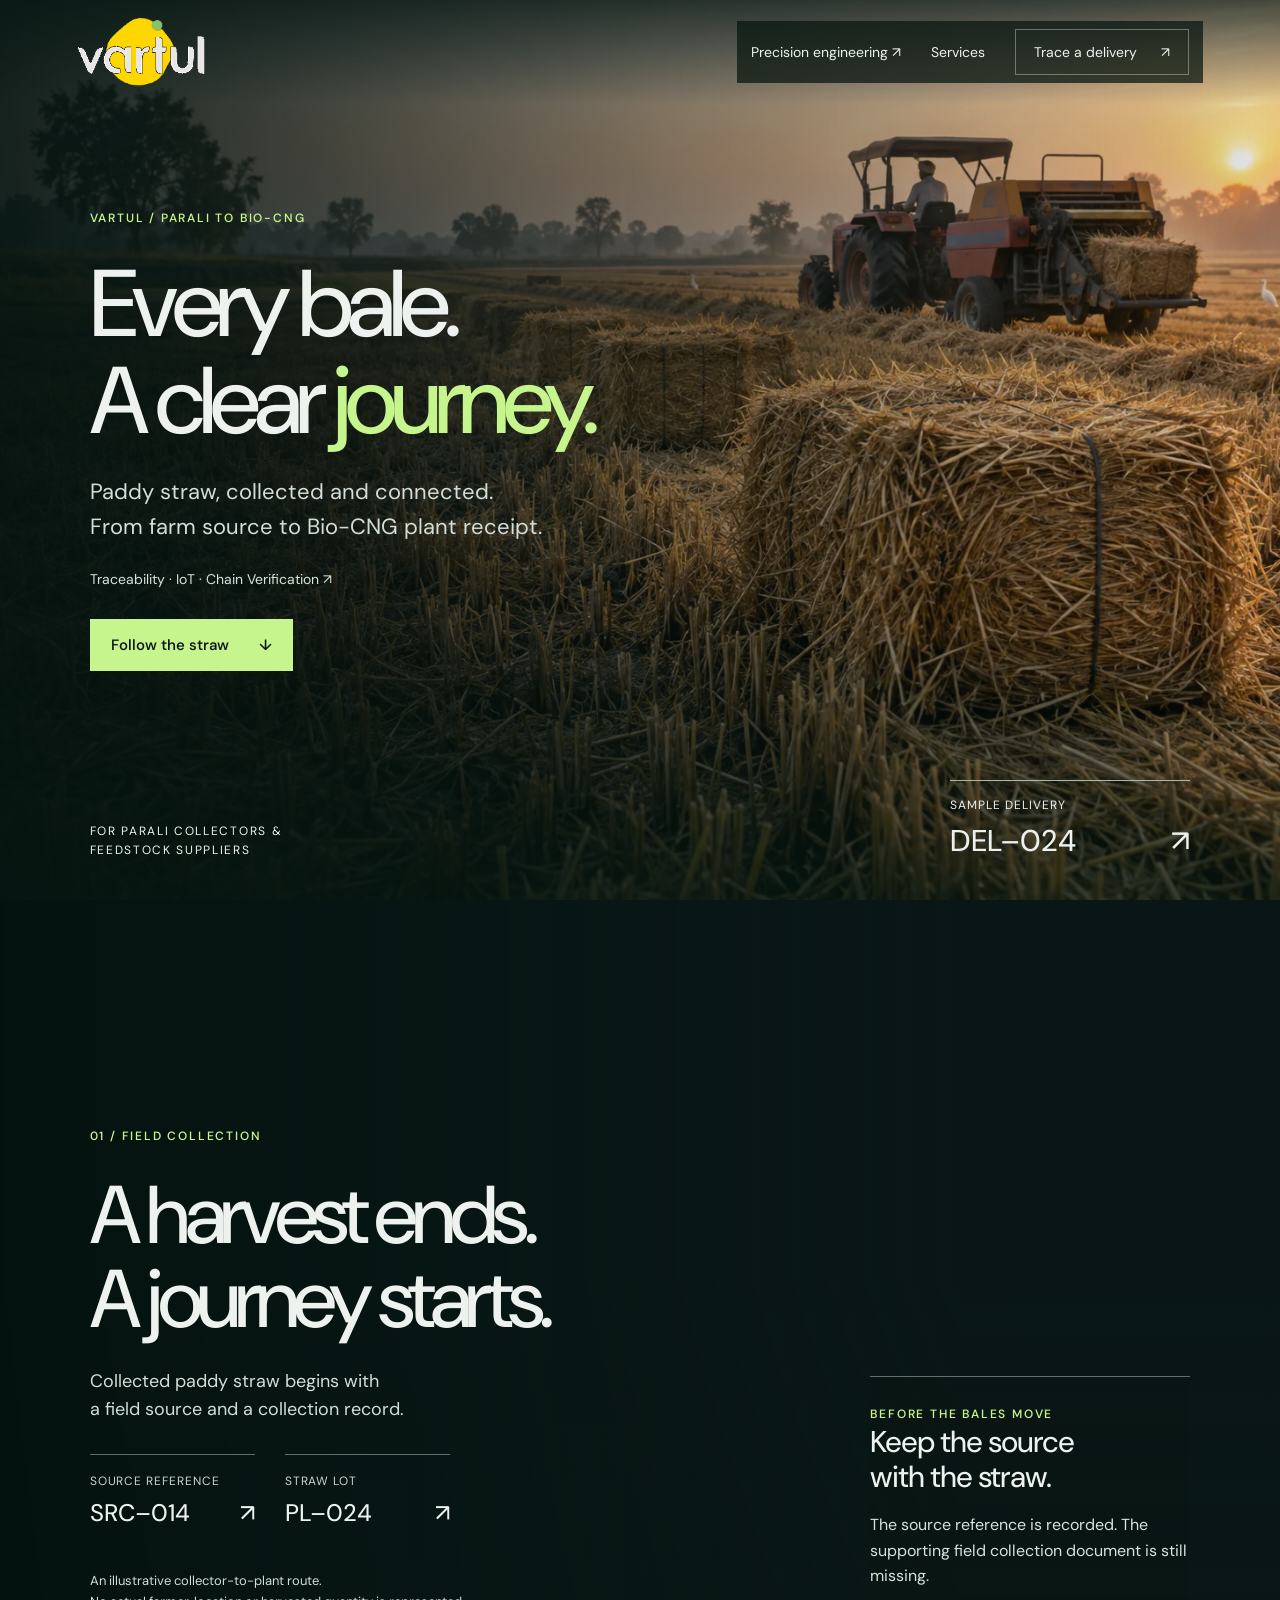
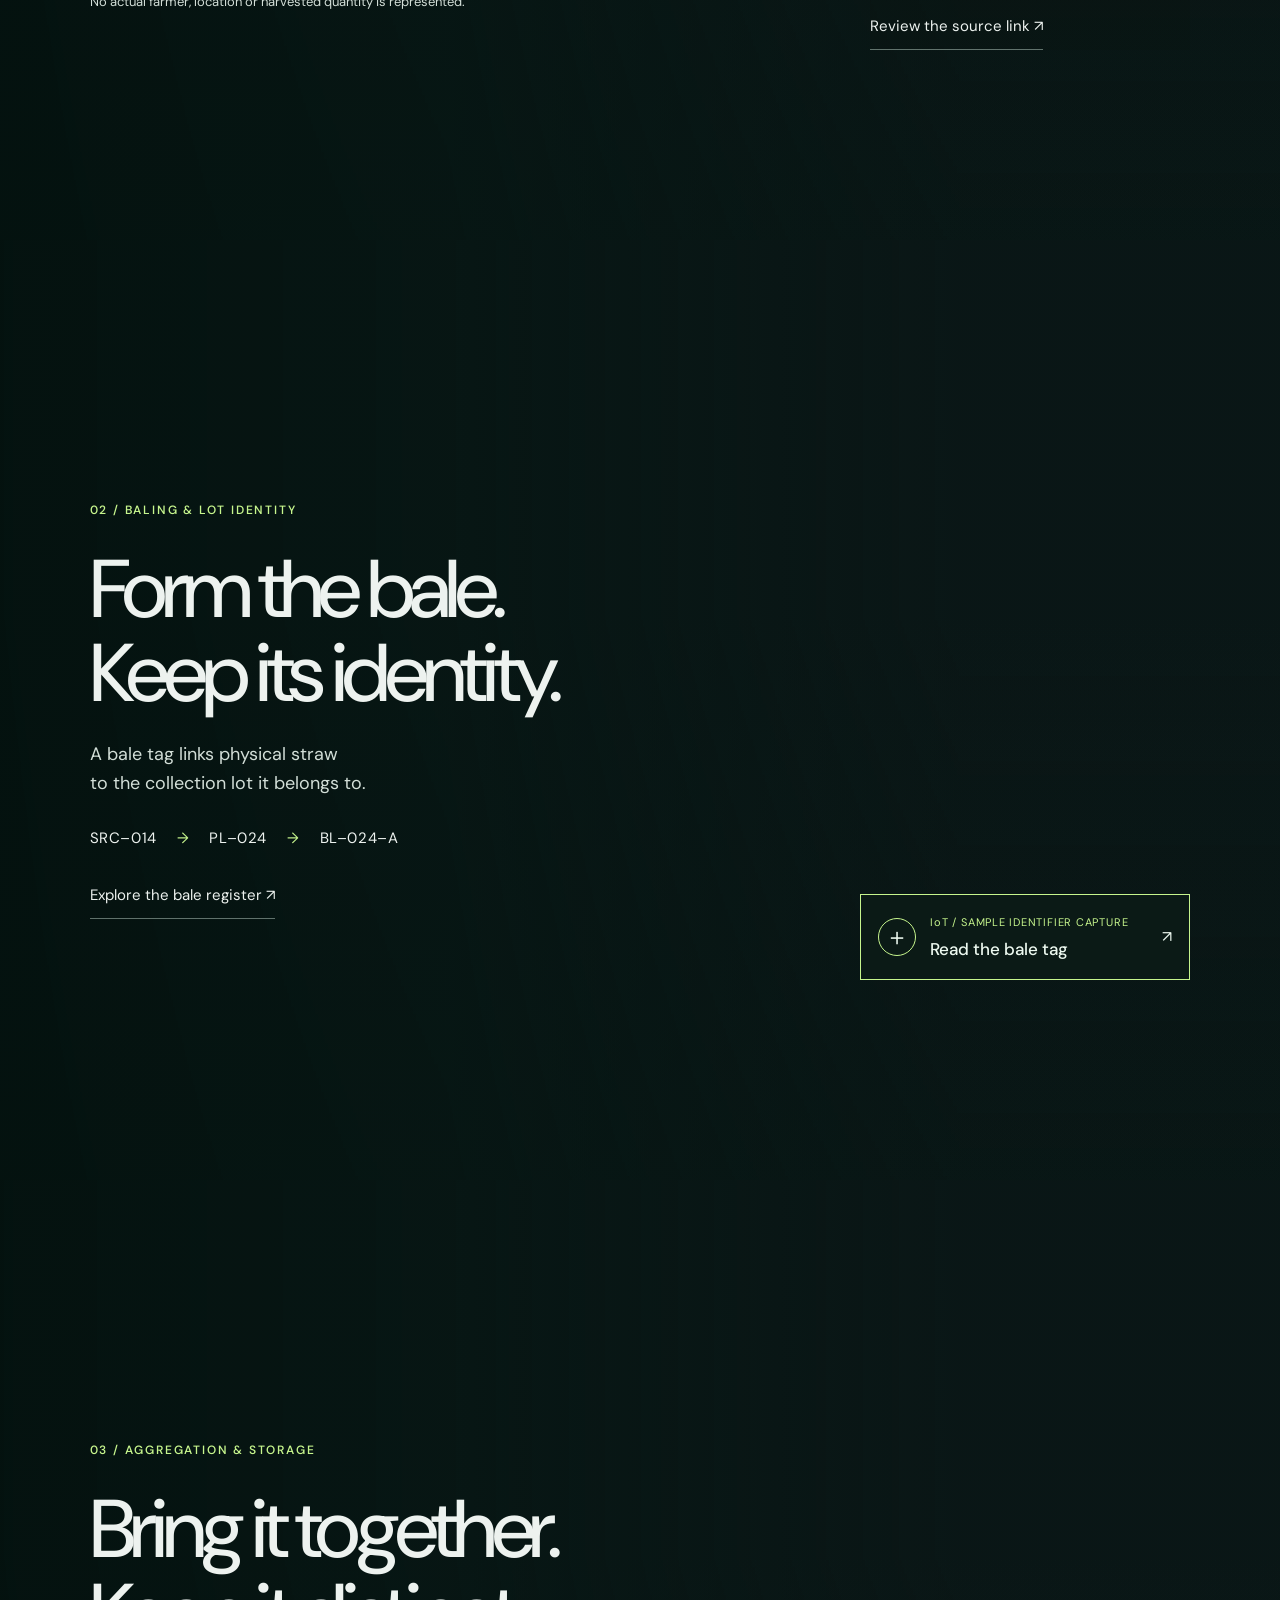
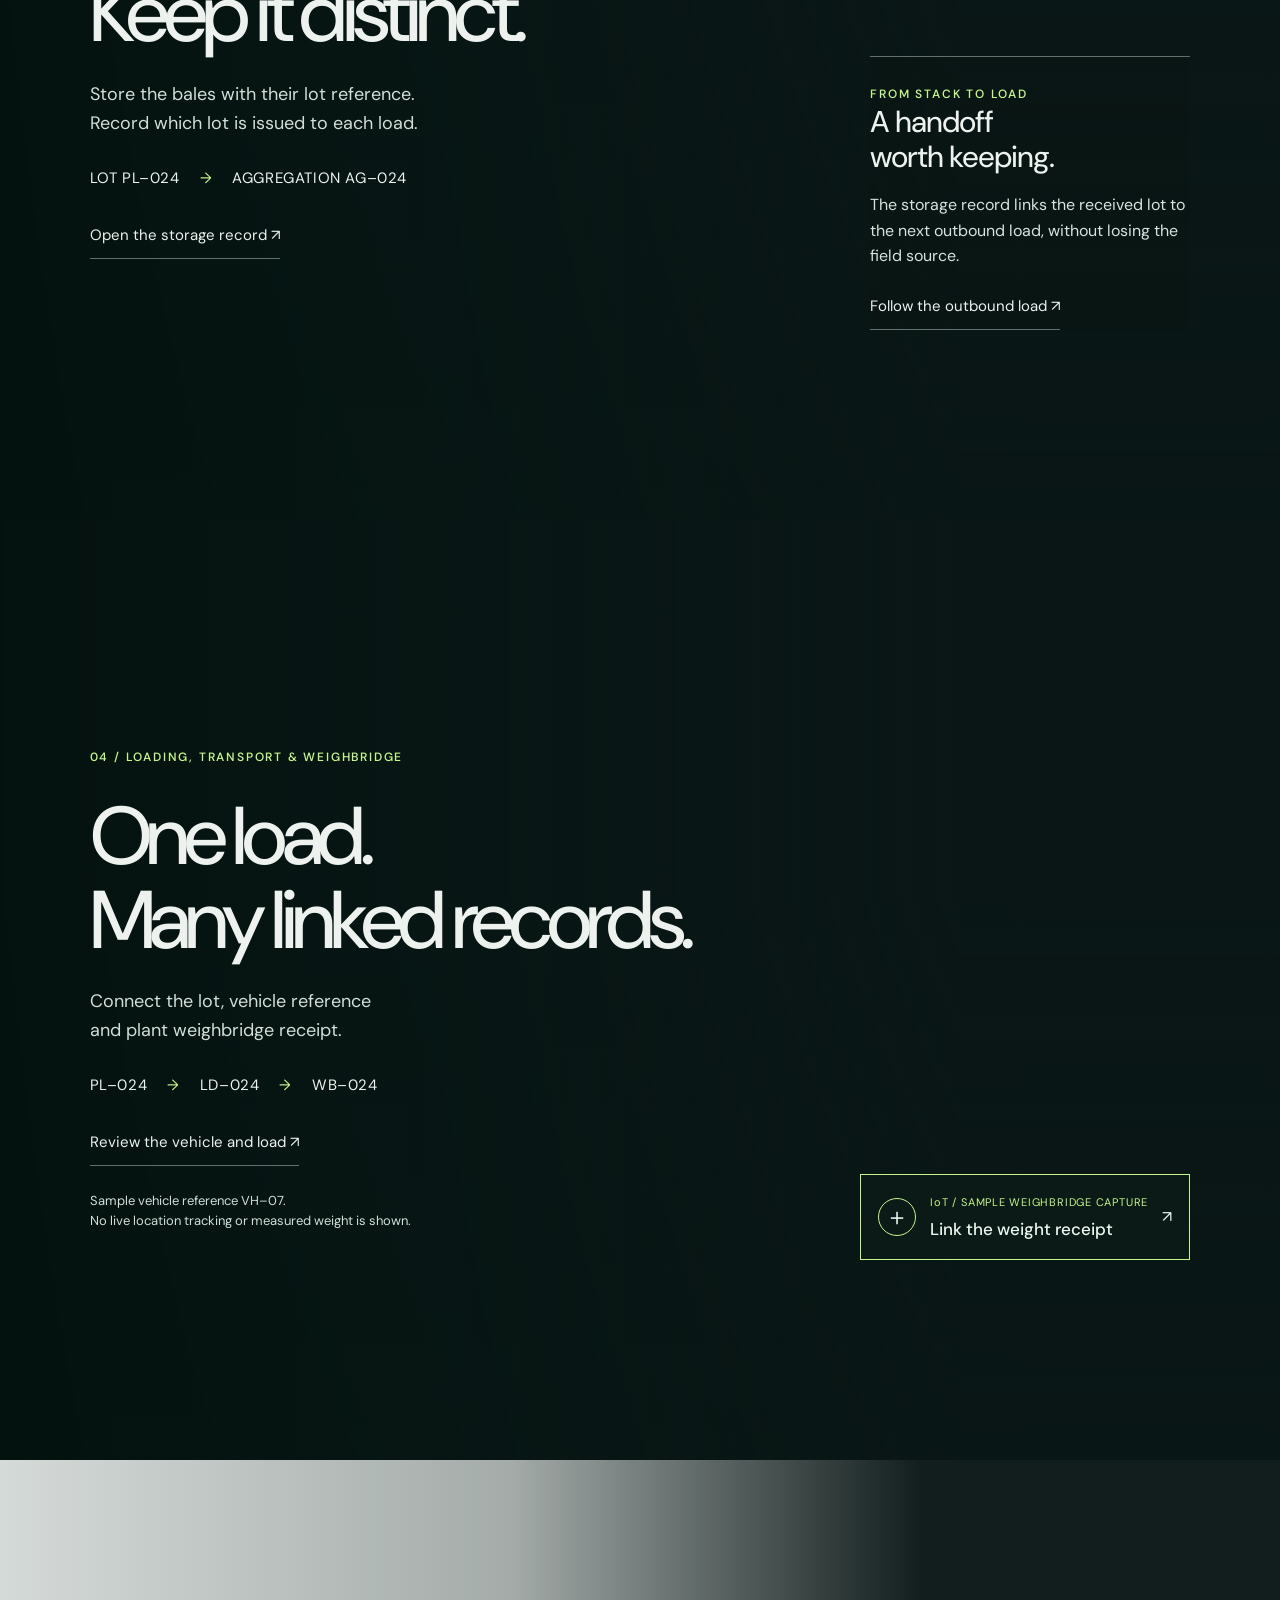
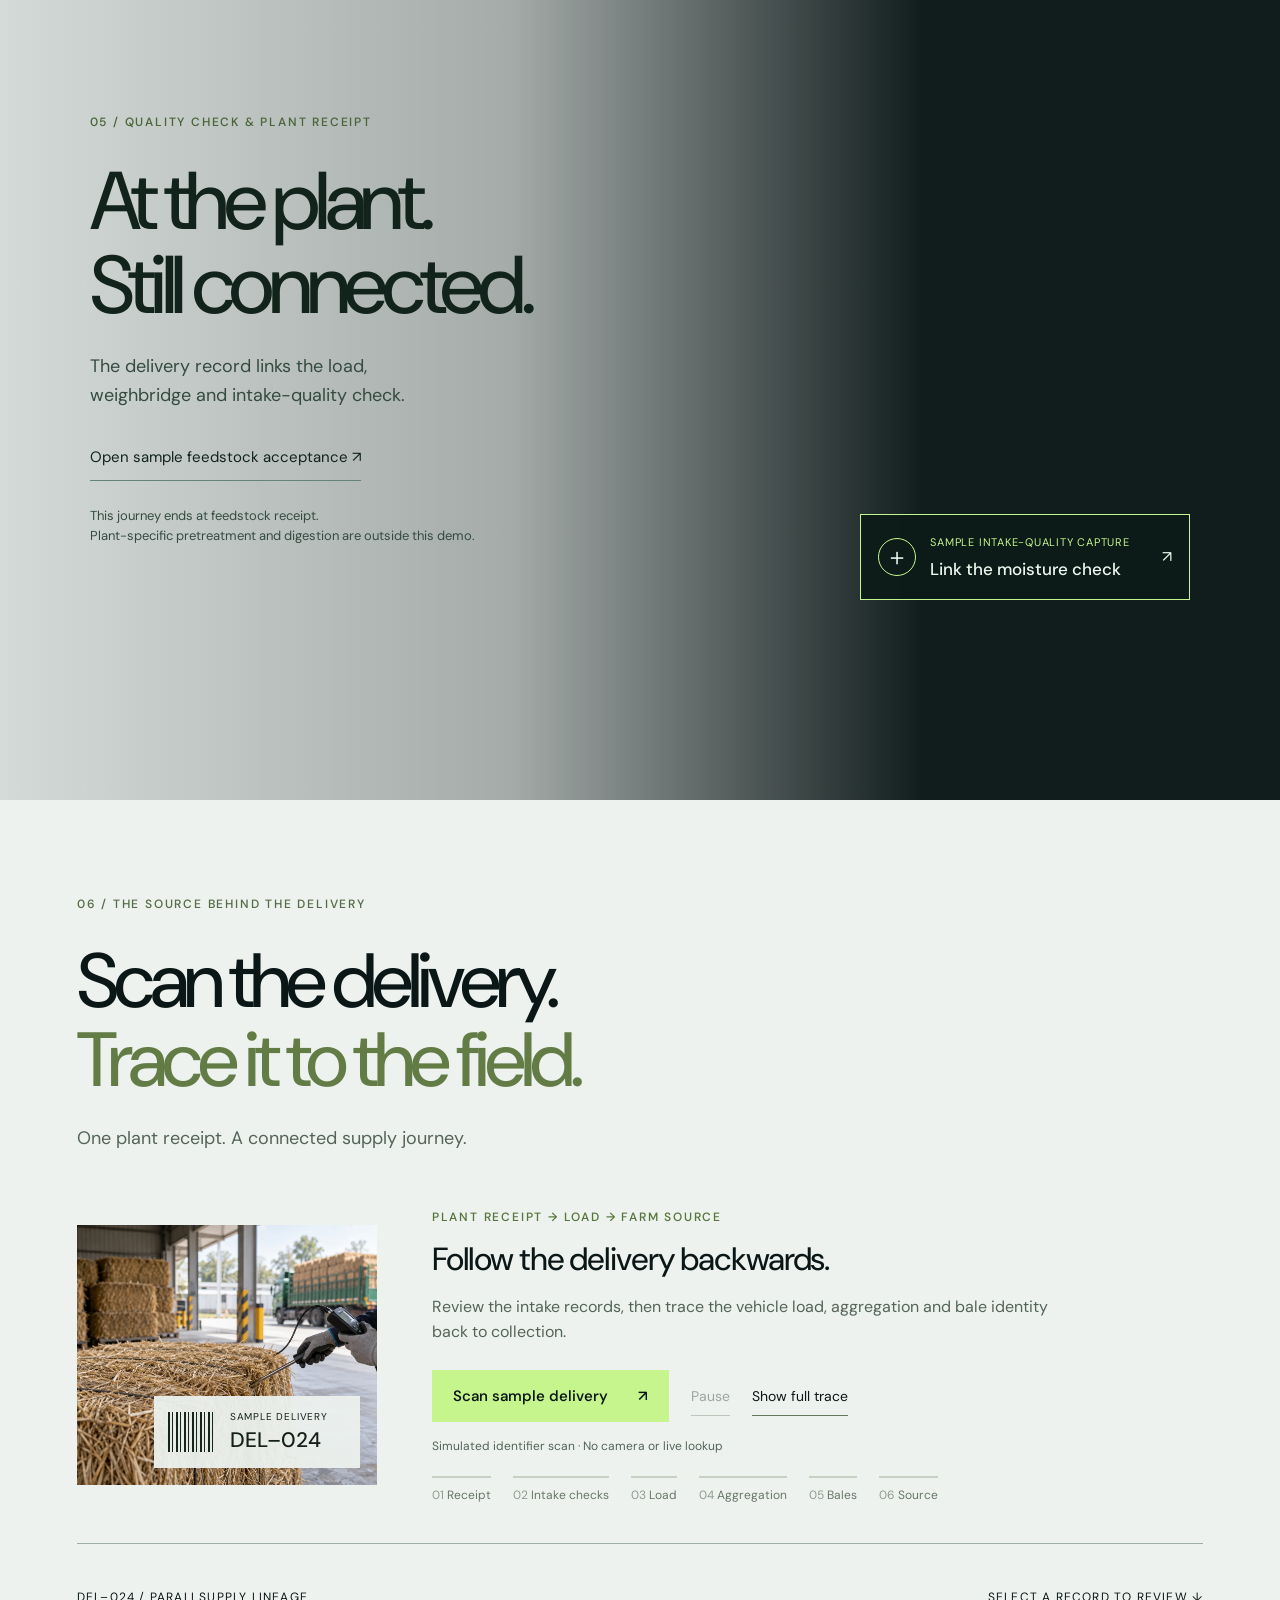
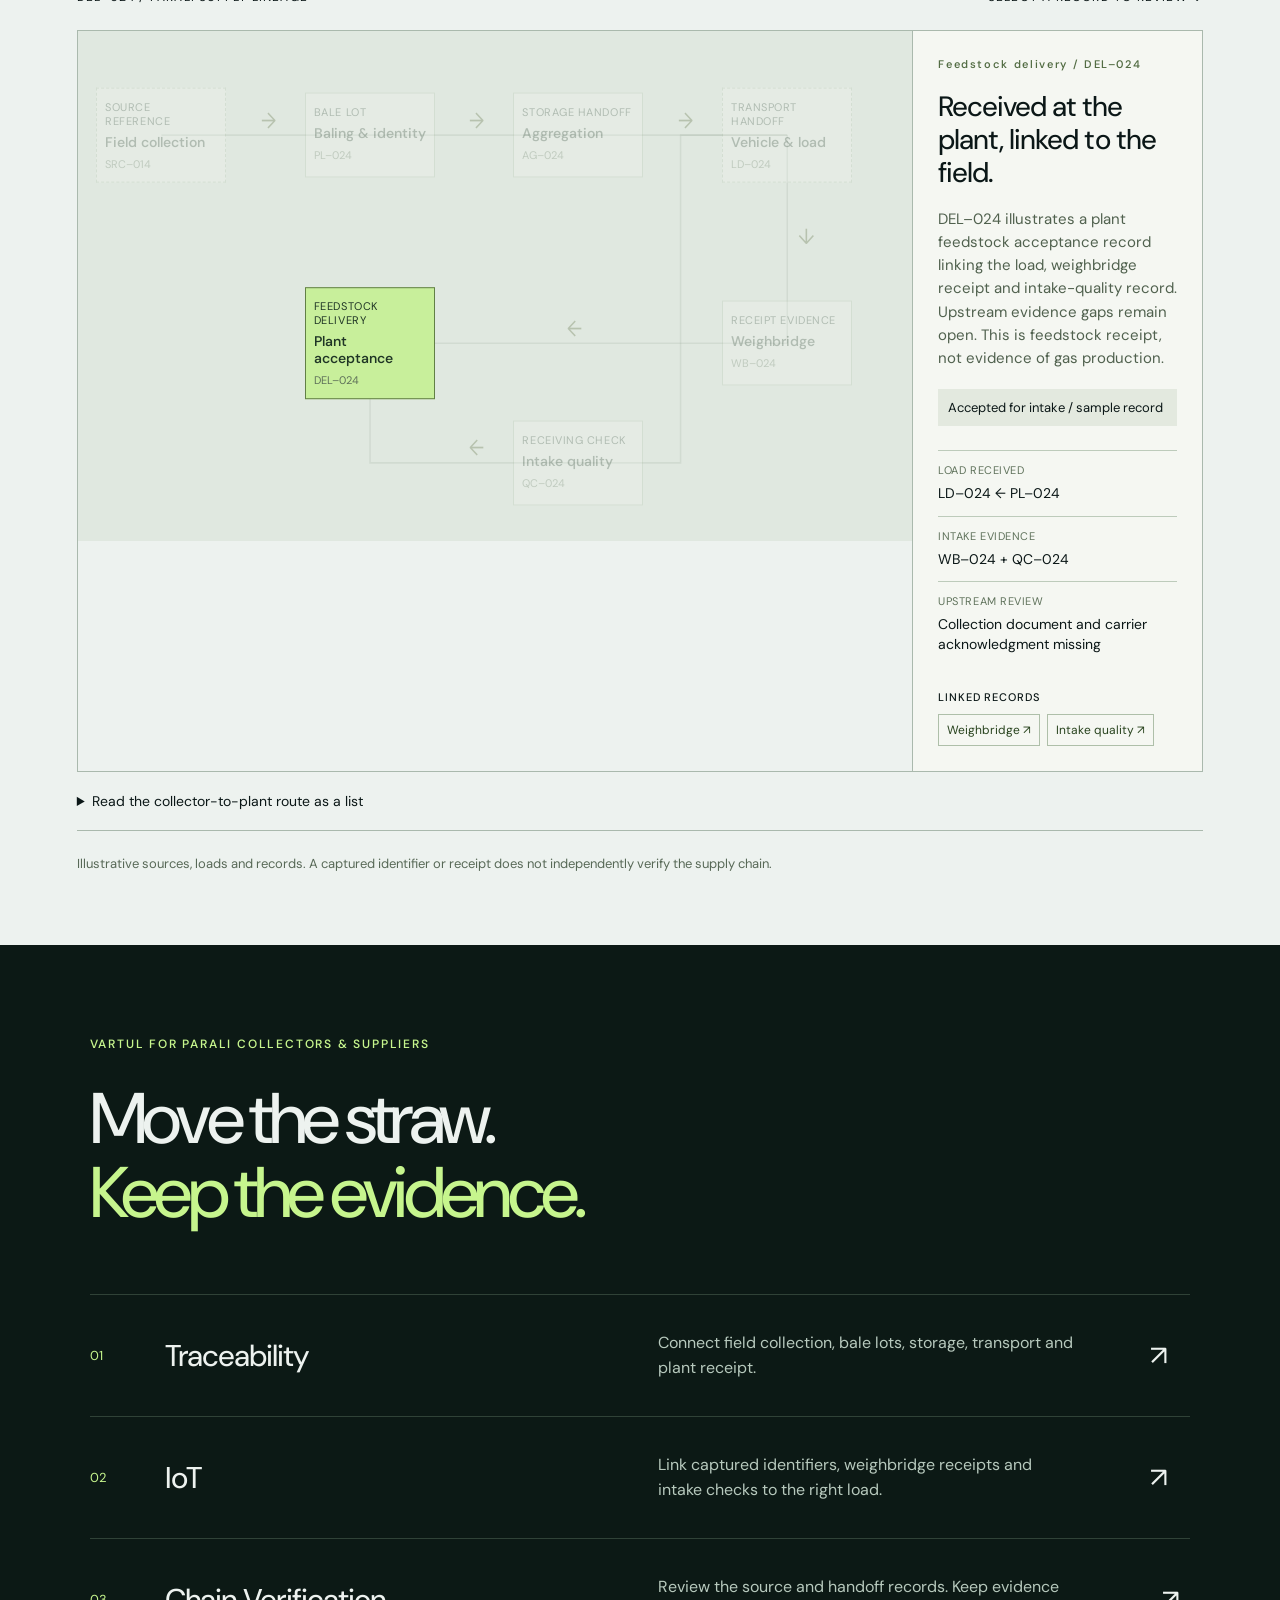
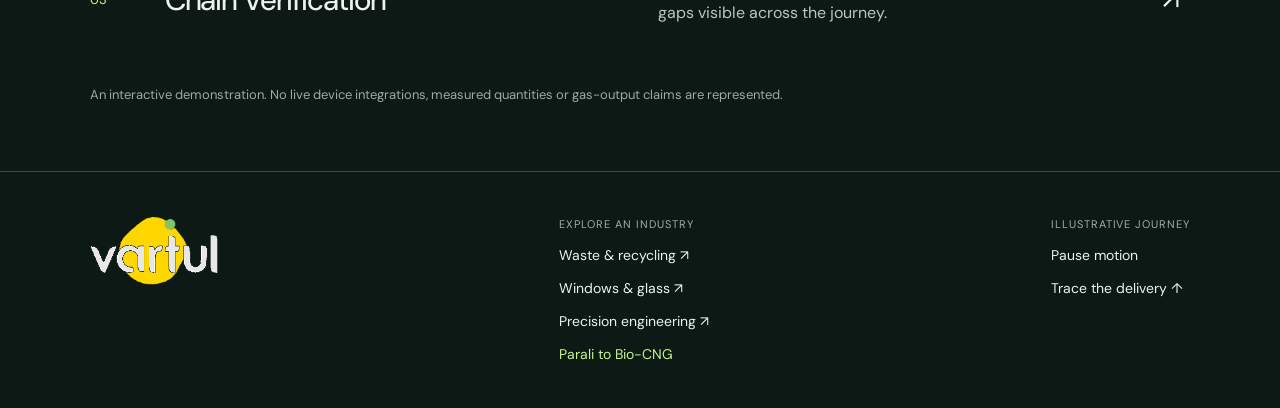
<file: parali/index.html>
<!doctype html><html lang="en"><head><meta charset="utf-8"><meta name="viewport" content="width=device-width,initial-scale=1"><title>Vartul — Every bale. A clear journey.</title><meta name="description" content="Follow an illustrative parali supply chain from paddy field collection through bale identity, aggregation and transport to Bio-CNG plant receipt. Explore Vartul traceability and sample capture records."><meta name="robots" content="noindex,nofollow"><link rel="icon" href="../vartul-logo.png"><link rel="stylesheet" href="style.css?v=parali-1"><script src="app.js?v=parali-1" defer></script></head><body>
<svg class="filter-def" aria-hidden="true"><defs><filter id="white-lettering" color-interpolation-filters="sRGB"><feColorMatrix in="SourceGraphic" type="matrix" values="0 0 0 0 1 0 0 0 0 1 0 0 0 0 1 -3 -3 -3 0 1" result="whiteInk"/><feComposite in="whiteInk" in2="SourceGraphic" operator="atop"/></filter></defs></svg><a class="skip" href="#source">Skip to journey</a>
<header><a href="#top" aria-label="Vartul, back to top"><img class="logo" src="../vartul-logo.png" width="189" height="100" alt="Vartul"></a><nav aria-label="Main"><a class="other-industry" href="../precision-engineering/">Precision engineering ↗</a><a href="#services">Services</a><a class="nav-cta" href="#trace">Trace a delivery <span>↗</span></a></nav></header>
<div class="world" aria-hidden="true"><div class="scene active" data-scene="field" style="--photo:url('field.webp')"></div><div class="scene" data-scene="bales" style="--photo:url('bales.webp')"></div><div class="scene" data-scene="storage" style="--photo:url('storage.webp')"></div><div class="scene" data-scene="weighbridge" style="--photo:url('weighbridge.webp')"></div><div class="scene" data-scene="intake" style="--photo:url('intake.webp')"></div></div>
<main id="top"><section class="hero cinematic" data-photo="field" style="--photo:url('field.webp')"><div class="section-copy"><p class="eyebrow">VARTUL / PARALI TO BIO-CNG</p><h1>Every bale.<br>A clear <em>journey.</em></h1><p class="intro">Paddy straw, collected and connected.<br>From farm source to Bio-CNG plant receipt.</p><a class="text-link hero-services" href="#services">Traceability · IoT · Chain Verification ↗</a><a class="button" href="#source">Follow the straw <span>↓</span></a></div><div class="hero-bottom"><span>FOR PARALI COLLECTORS &amp; FEEDSTOCK SUPPLIERS</span><a href="#trace"><small>SAMPLE DELIVERY</small><strong>DEL–024 <span>↗</span></strong></a></div></section>
<section class="chapter cinematic" id="source" data-photo="field" style="--photo:url('field.webp')"><div class="section-copy"><p class="eyebrow">01 / FIELD COLLECTION</p><h2>A harvest ends.<br>A journey starts.</h2><p>Collected paddy straw begins with<br>a field source and a collection record.</p><div class="lot-pair"><button data-node="source"><small>SOURCE REFERENCE</small><strong>SRC–014 <span>↗</span></strong></button><button data-node="bales"><small>STRAW LOT</small><strong>PL–024 <span>↗</span></strong></button></div><p class="caption">An illustrative collector-to-plant route.<br>No actual farmer, location or harvested quantity is represented.</p></div><div class="stage-note"><span class="eyebrow">BEFORE THE BALES MOVE</span><h3>Keep the source<br>with the straw.</h3><p>The source reference is recorded. The supporting field collection document is still missing.</p><button class="text-link" data-node="source">Review the source link ↗</button></div></section>
<section class="chapter cinematic" id="baling" data-photo="bales" style="--photo:url('bales.webp')"><div class="section-copy"><p class="eyebrow">02 / BALING &amp; LOT IDENTITY</p><h2>Form the bale.<br>Keep its identity.</h2><p>A bale tag links physical straw<br>to the collection lot it belongs to.</p><div class="path-label">SRC–014 <span>→</span> PL–024 <span>→</span> BL–024–A</div><button class="text-link" data-node="bales">Explore the bale register ↗</button></div><div class="capture" data-capture="bale"><img class="capture-photo" src="bales.webp" alt="Illustrative paddy straw bale with an identifier tag and handheld scanner" loading="lazy"><button class="capture-trigger" aria-expanded="false" aria-controls="capture-bale"><span class="capture-pulse" aria-hidden="true">＋</span><span><small>IoT / SAMPLE IDENTIFIER CAPTURE</small><strong>Read the bale tag</strong></span><span aria-hidden="true">↗</span></button><div class="capture-result" id="capture-bale" hidden><small>IDENTIFIER CAPTURED · SAMPLE</small><h3>Bale linked<br>to its lot.</h3><div class="event-map"><span>BL–024–A</span><b>→</b><strong>PL–024</strong></div><p>The sample tag retains the source link through collection lot PL–024.</p><button class="button" data-node="bales">Review the linked bale <span>↗</span></button></div></div></section>
<section class="chapter cinematic" id="aggregation" data-photo="storage" style="--photo:url('storage.webp')"><div class="section-copy"><p class="eyebrow">03 / AGGREGATION &amp; STORAGE</p><h2>Bring it together.<br>Keep it distinct.</h2><p>Store the bales with their lot reference.<br>Record which lot is issued to each load.</p><div class="path-label">LOT PL–024 <span>→</span> AGGREGATION AG–024</div><button class="text-link" data-node="storage">Open the storage record ↗</button></div><div class="stage-note"><span class="eyebrow">FROM STACK TO LOAD</span><h3>A handoff<br>worth keeping.</h3><p>The storage record links the received lot to the next outbound load, without losing the field source.</p><button class="text-link" data-node="load">Follow the outbound load ↗</button></div></section>
<section class="chapter cinematic" id="transport" data-photo="weighbridge" style="--photo:url('weighbridge.webp')"><div class="section-copy"><p class="eyebrow">04 / LOADING, TRANSPORT &amp; WEIGHBRIDGE</p><h2>One load.<br>Many linked records.</h2><p>Connect the lot, vehicle reference<br>and plant weighbridge receipt.</p><div class="path-label">PL–024 <span>→</span> LD–024 <span>→</span> WB–024</div><button class="text-link" data-node="load">Review the vehicle and load ↗</button><p class="caption">Sample vehicle reference VH–07.<br>No live location tracking or measured weight is shown.</p></div><div class="capture" data-capture="weigh"><img class="capture-photo" src="weighbridge.webp" alt="Illustrative straw-bale truck on a weighbridge with a visible receipt-capture display" loading="lazy"><button class="capture-trigger" aria-expanded="false" aria-controls="capture-weigh"><span class="capture-pulse" aria-hidden="true">＋</span><span><small>IoT / SAMPLE WEIGHBRIDGE CAPTURE</small><strong>Link the weight receipt</strong></span><span aria-hidden="true">↗</span></button><div class="capture-result" id="capture-weigh" hidden><small>RECEIPT LINKED · SAMPLE</small><h3>The load meets<br>its receipt.</h3><div class="event-map"><span>Load LD–024</span><b>→</b><strong>WB–024</strong></div><p>Receipt WB–024 connects to the same vehicle and lot. Weight values are not supplied in this demo.</p><button class="button" data-node="weighbridge">Open the weighbridge record <span>↗</span></button></div></div></section>
<section class="chapter cinematic finished" id="intake" data-photo="intake" style="--photo:url('intake.webp')"><div class="section-copy"><p class="eyebrow">05 / QUALITY CHECK &amp; PLANT RECEIPT</p><h2>At the plant.<br>Still connected.</h2><p>The delivery record links the load,<br>weighbridge and intake-quality check.</p><button class="text-link" data-node="delivery">Open sample feedstock acceptance ↗</button><p class="caption">This journey ends at feedstock receipt.<br>Plant-specific pretreatment and digestion are outside this demo.</p></div><div class="capture" data-capture="quality"><img class="capture-photo" src="intake.webp" alt="Illustrative receiving check with a moisture probe inserted into a paddy-straw bale" loading="lazy"><button class="capture-trigger" aria-expanded="false" aria-controls="capture-quality"><span class="capture-pulse" aria-hidden="true">＋</span><span><small>SAMPLE INTAKE-QUALITY CAPTURE</small><strong>Link the moisture check</strong></span><span aria-hidden="true">↗</span></button><div class="capture-result" id="capture-quality" hidden><small>QUALITY RECORD LINKED · SAMPLE</small><h3>The check stays<br>with the load.</h3><div class="event-map"><span>QC–024</span><b>→</b><strong>LD–024</strong></div><p>A sample intake-quality record is attached. No moisture value or acceptance threshold is asserted.</p><button class="button" data-node="quality">Review intake evidence <span>↗</span></button></div></div></section>
<section class="trace-section" id="trace" aria-labelledby="trace-title"><div class="trace-heading"><p class="eyebrow">06 / THE SOURCE BEHIND THE DELIVERY</p><h2 id="trace-title">Scan the delivery.<br><em>Trace it to the field.</em></h2><p>One plant receipt. A connected supply journey.</p></div><div class="scan-console"><div class="scan-product"><img src="intake.webp" alt="Illustrative paddy-straw intake check at a Bio-CNG plant receiving bay"><div class="product-tag"><span class="barcode" aria-hidden="true"></span><span><small>SAMPLE DELIVERY</small><strong>DEL–024</strong></span></div><span class="scan-beam" aria-hidden="true"></span></div><div class="scan-controls"><p class="eyebrow" id="scan-kicker">PLANT RECEIPT → LOAD → FARM SOURCE</p><h3 id="scan-heading">Follow the delivery backwards.</h3><p id="scan-copy">Review the intake records, then trace the vehicle load, aggregation and bale identity back to collection.</p><div class="control-row"><button class="button" id="scan-start">Scan sample delivery <span>↗</span></button><button class="quiet" id="scan-pause" disabled>Pause</button><button class="quiet" id="scan-skip">Show full trace</button></div><p class="caption">Simulated identifier scan · No camera or live lookup</p><ol class="scan-steps" aria-label="Reverse trace progress"><li>Receipt</li><li>Intake checks</li><li>Load</li><li>Aggregation</li><li>Bales</li><li>Source</li></ol></div></div>
<div class="network-head"><span>DEL–024 / PARALI SUPPLY LINEAGE</span><span>SELECT A RECORD TO REVIEW ↓</span></div><div class="network-layout"><div class="network" aria-label="Parali delivery lineage network"><svg class="edges" viewBox="0 0 900 490" preserveAspectRatio="none" aria-hidden="true"><path data-edge="source bales" d="M90 100H315"/><path data-edge="bales storage" d="M315 100H540"/><path data-edge="storage load" d="M540 100H765"/><path data-edge="load weighbridge" d="M765 100V300"/><path data-edge="load quality" d="M765 100H650V415H540"/><path data-edge="weighbridge delivery" d="M765 300H315"/><path data-edge="quality delivery" d="M540 415H315V300"/><g class="flow-directions" fill="#6e7e55" font-size="21"><text x="197" y="93">→</text><text x="422" y="93">→</text><text x="647" y="93">→</text><text x="777" y="205">↓</text><text x="527" y="293">←</text><text x="422" y="407">←</text></g></svg><div id="network-nodes"></div></div><aside class="record-panel" id="record-panel" aria-labelledby="record-title" tabindex="-1"><div id="record-content"></div></aside></div><details class="linear-view"><summary>Read the collector-to-plant route as a list</summary><ol><li><button data-node="source">Field source SRC–014</button> → <button data-node="bales">Bale lot PL–024</button></li><li>Bales → <button data-node="storage">Aggregation AG–024</button> → <button data-node="load">Vehicle load LD–024</button></li><li>Load → <button data-node="weighbridge">Weighbridge receipt WB–024</button> + <button data-node="quality">Intake-quality record QC–024</button></li><li>Receipt + quality record → <button data-node="delivery">Plant acceptance DEL–024</button></li></ol></details><p class="trace-note">Illustrative sources, loads and records. A captured identifier or receipt does not independently verify the supply chain.</p><p class="sr-only" id="scan-announcement" role="status"></p></section>
<section class="services" id="services"><p class="eyebrow">VARTUL FOR PARALI COLLECTORS &amp; SUPPLIERS</p><h2>Move the straw.<br><em>Keep the evidence.</em></h2><div class="service-row"><span>01</span><h3>Traceability</h3><p>Connect field collection, bale lots, storage, transport and plant receipt.</p><a href="#trace" aria-label="Explore parali traceability">↗</a></div><div class="service-row"><span>02</span><h3>IoT</h3><p>Link captured identifiers, weighbridge receipts and intake checks to the right load.</p><a href="#baling" aria-label="Explore sample bale capture">↗</a></div><div class="service-row"><span>03</span><h3>Chain Verification</h3><p>Review the source and handoff records. Keep evidence gaps visible across the journey.</p><button data-node="source" aria-label="Review sample source evidence">↗</button></div><p class="caption">An interactive demonstration. No live device integrations, measured quantities or gas-output claims are represented.</p></section>
<footer><a href="#top"><img class="logo" src="../vartul-logo.png" alt="Vartul" width="189" height="100"></a><div><span>EXPLORE AN INDUSTRY</span><a href="../">Waste &amp; recycling ↗</a><a href="../fenestration/">Windows &amp; glass ↗</a><a href="../precision-engineering/">Precision engineering ↗</a><a href="#top" aria-current="page">Parali to Bio-CNG</a></div><div><span>ILLUSTRATIVE JOURNEY</span><button id="motion-toggle" aria-pressed="false">Pause motion</button><a href="#trace">Trace the delivery ↑</a></div></footer></main></body></html>
</file>
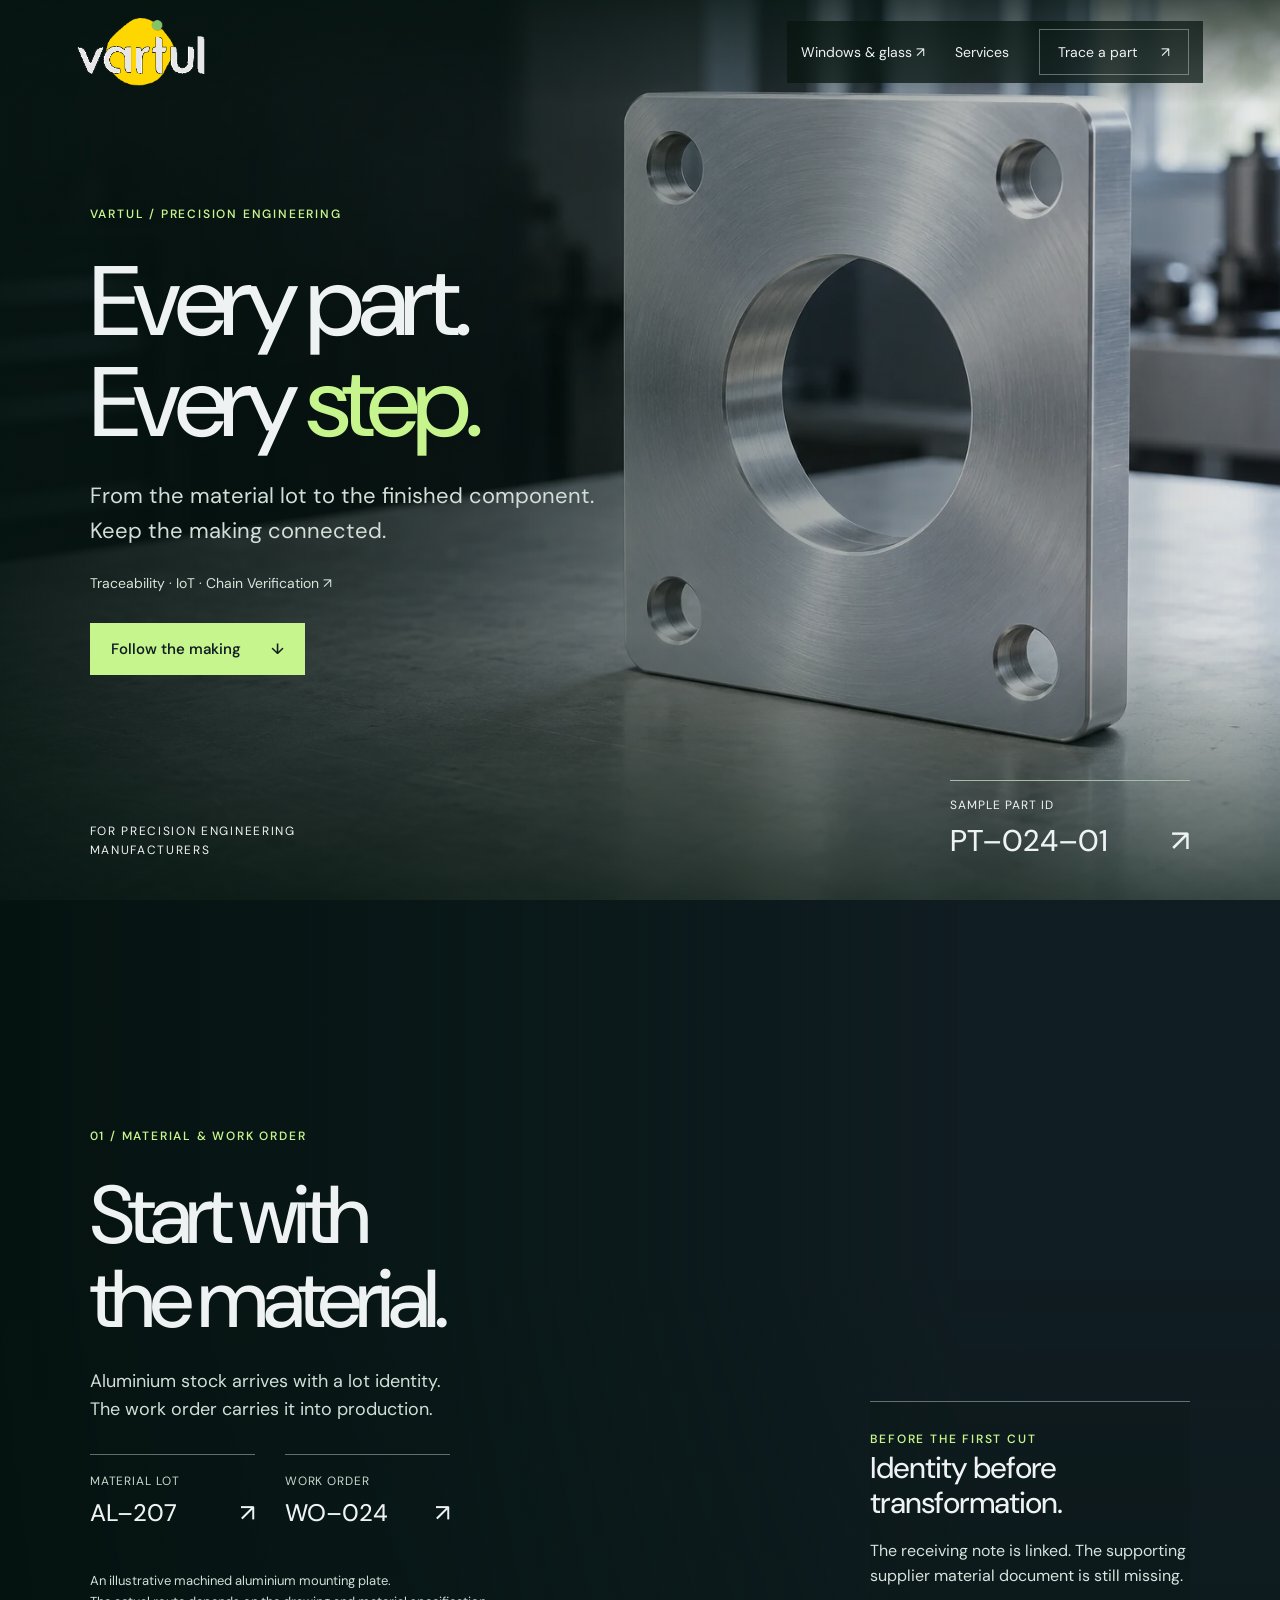
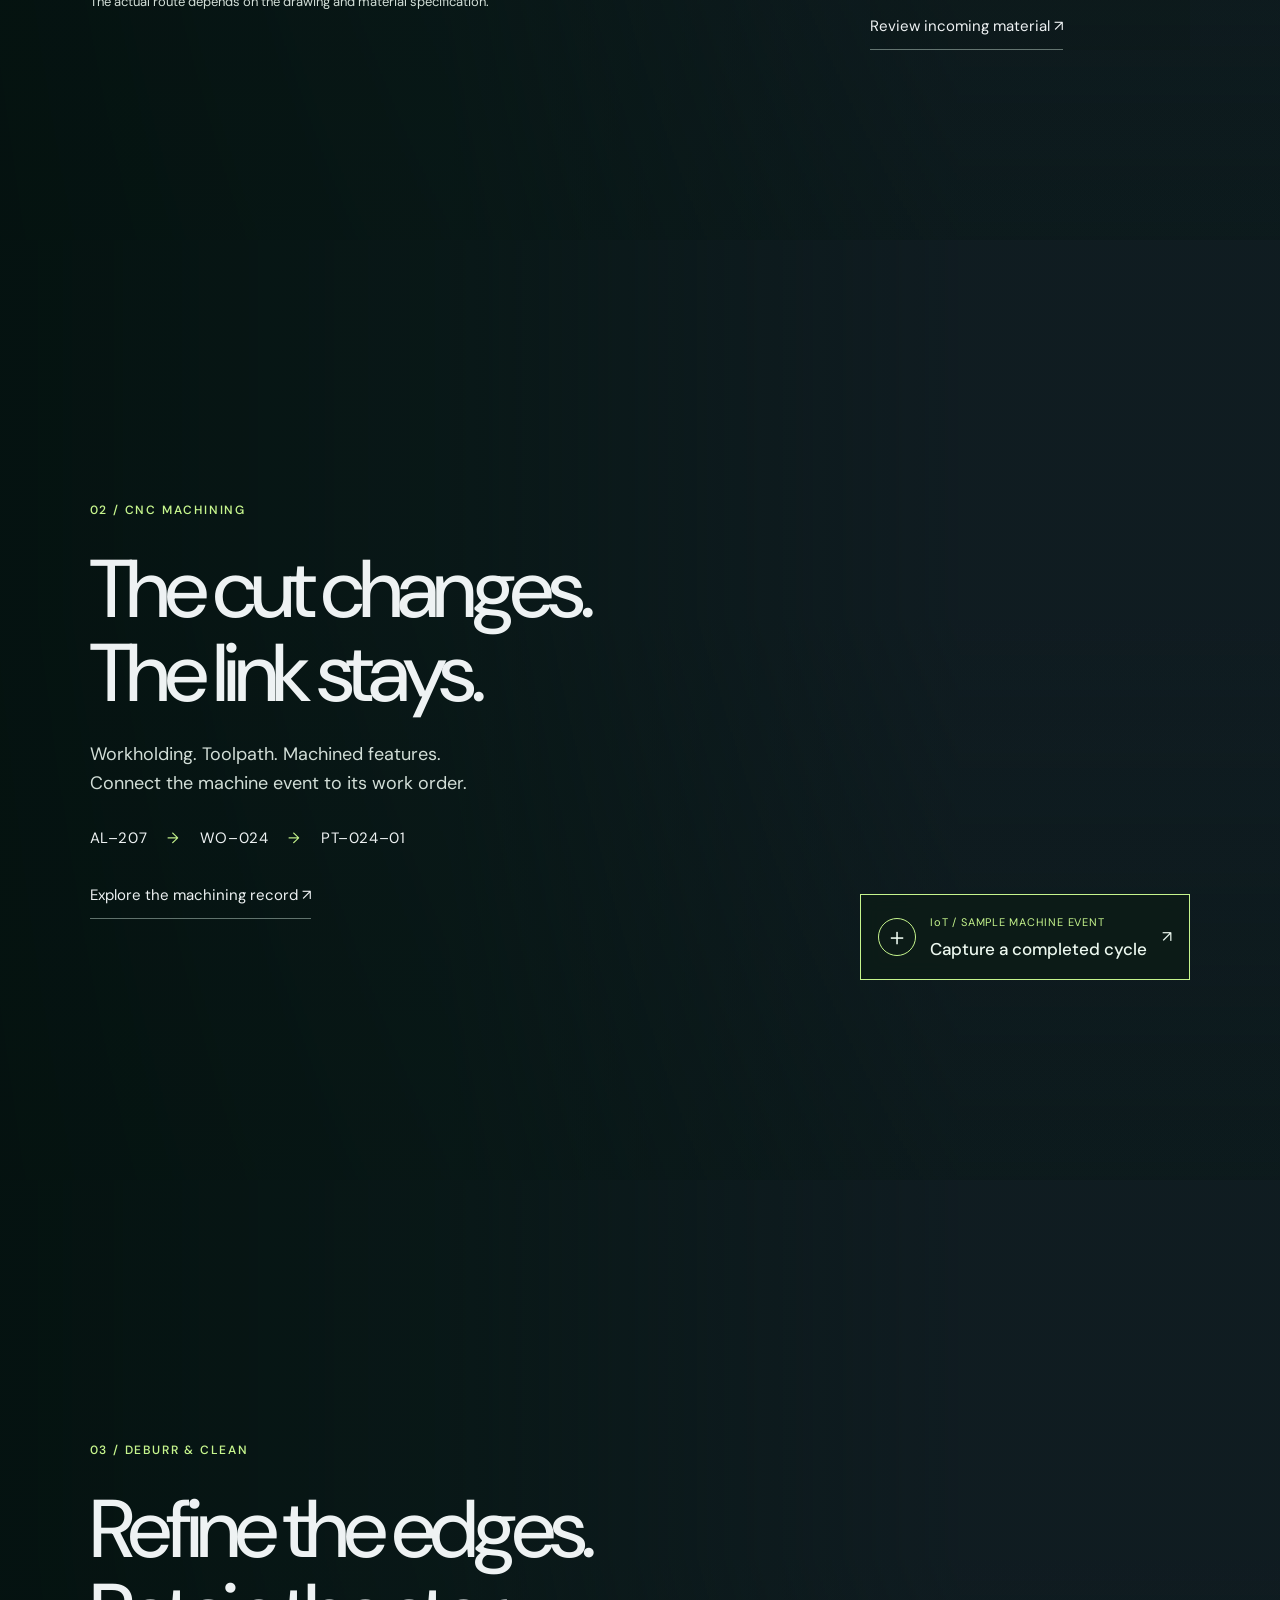
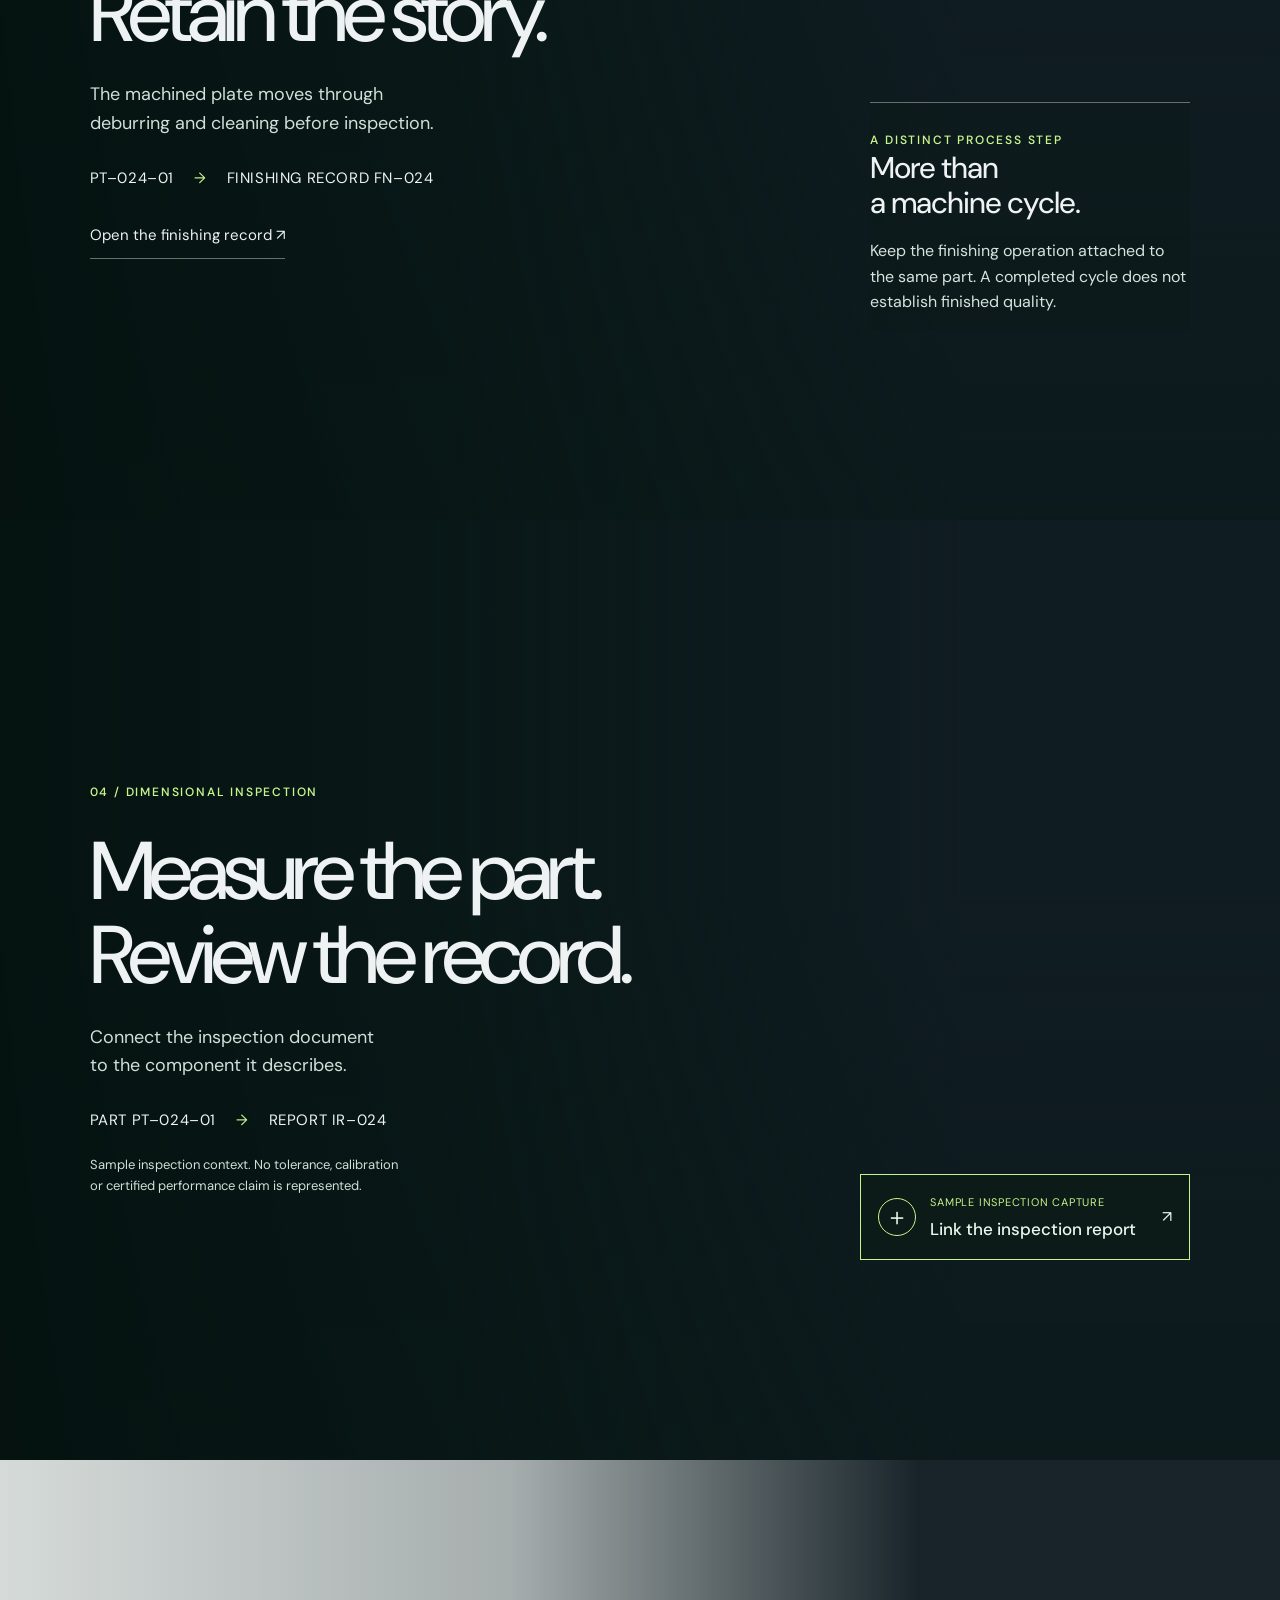
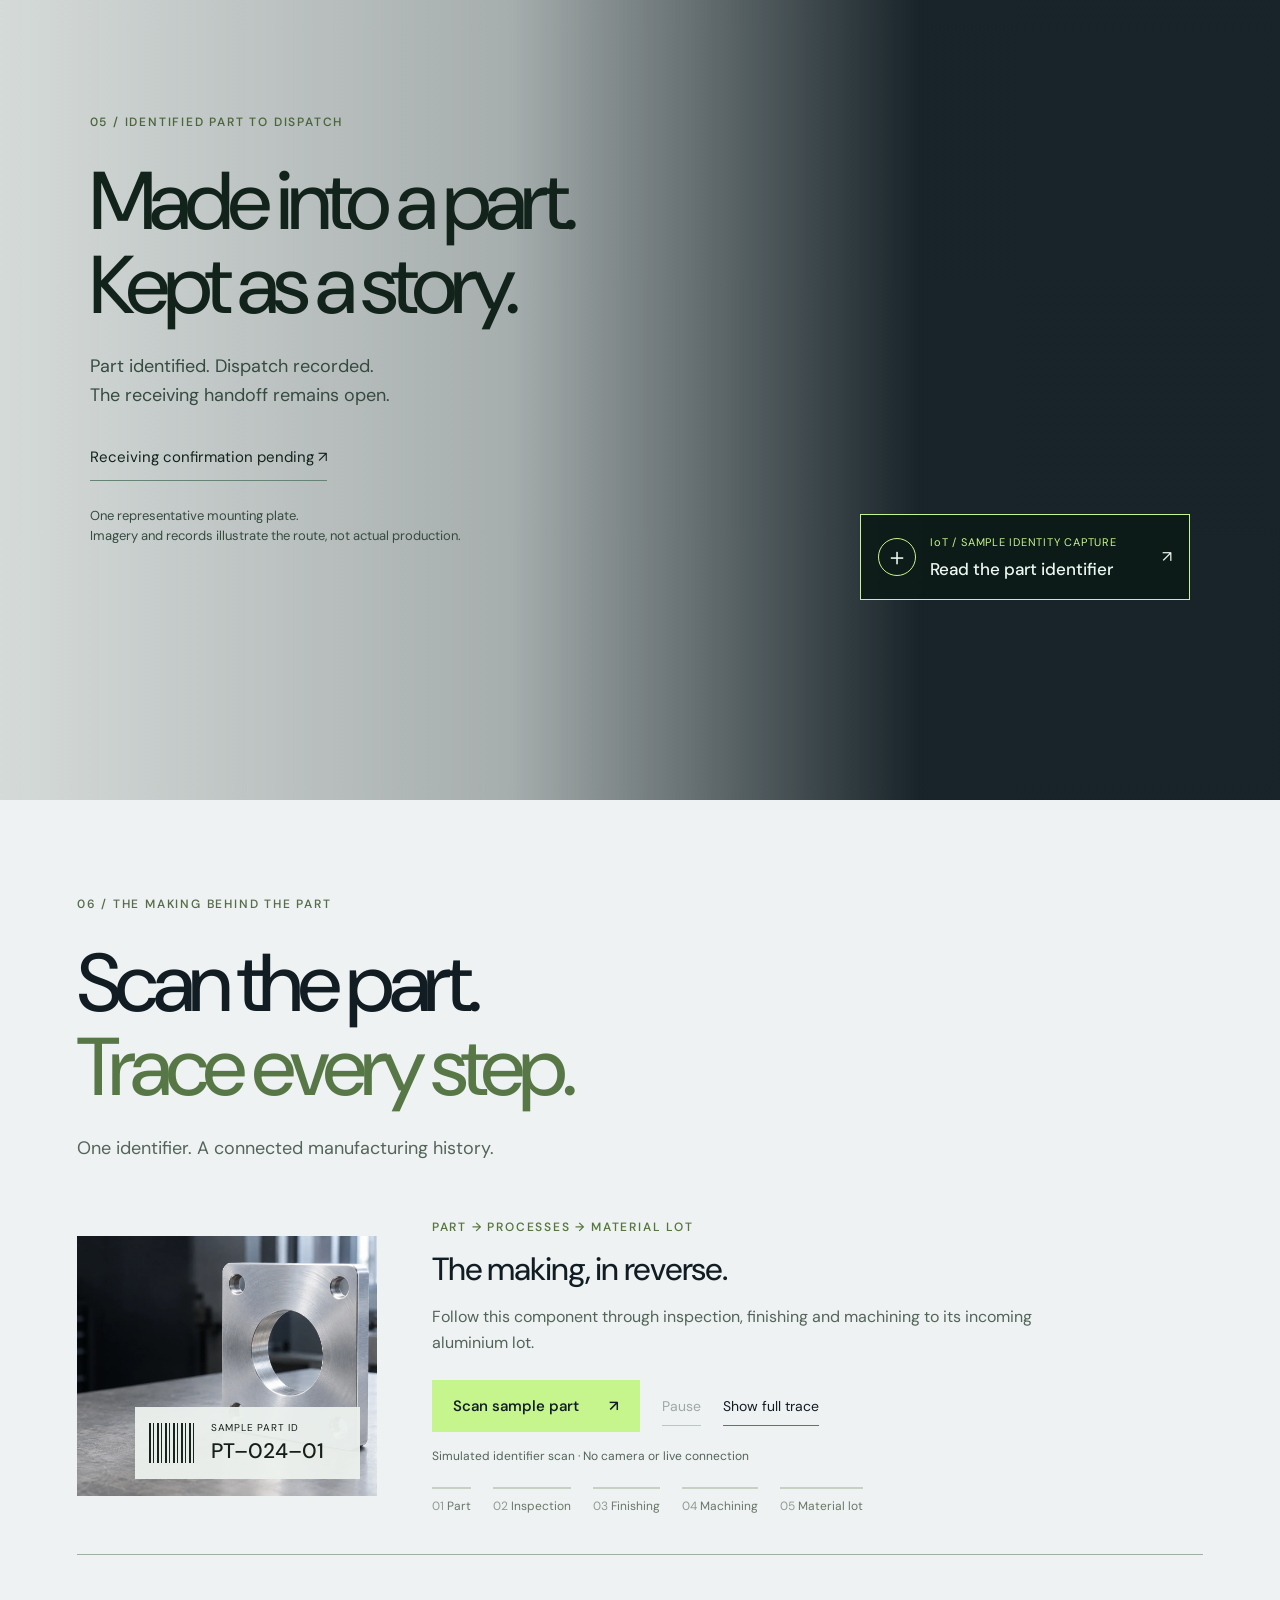
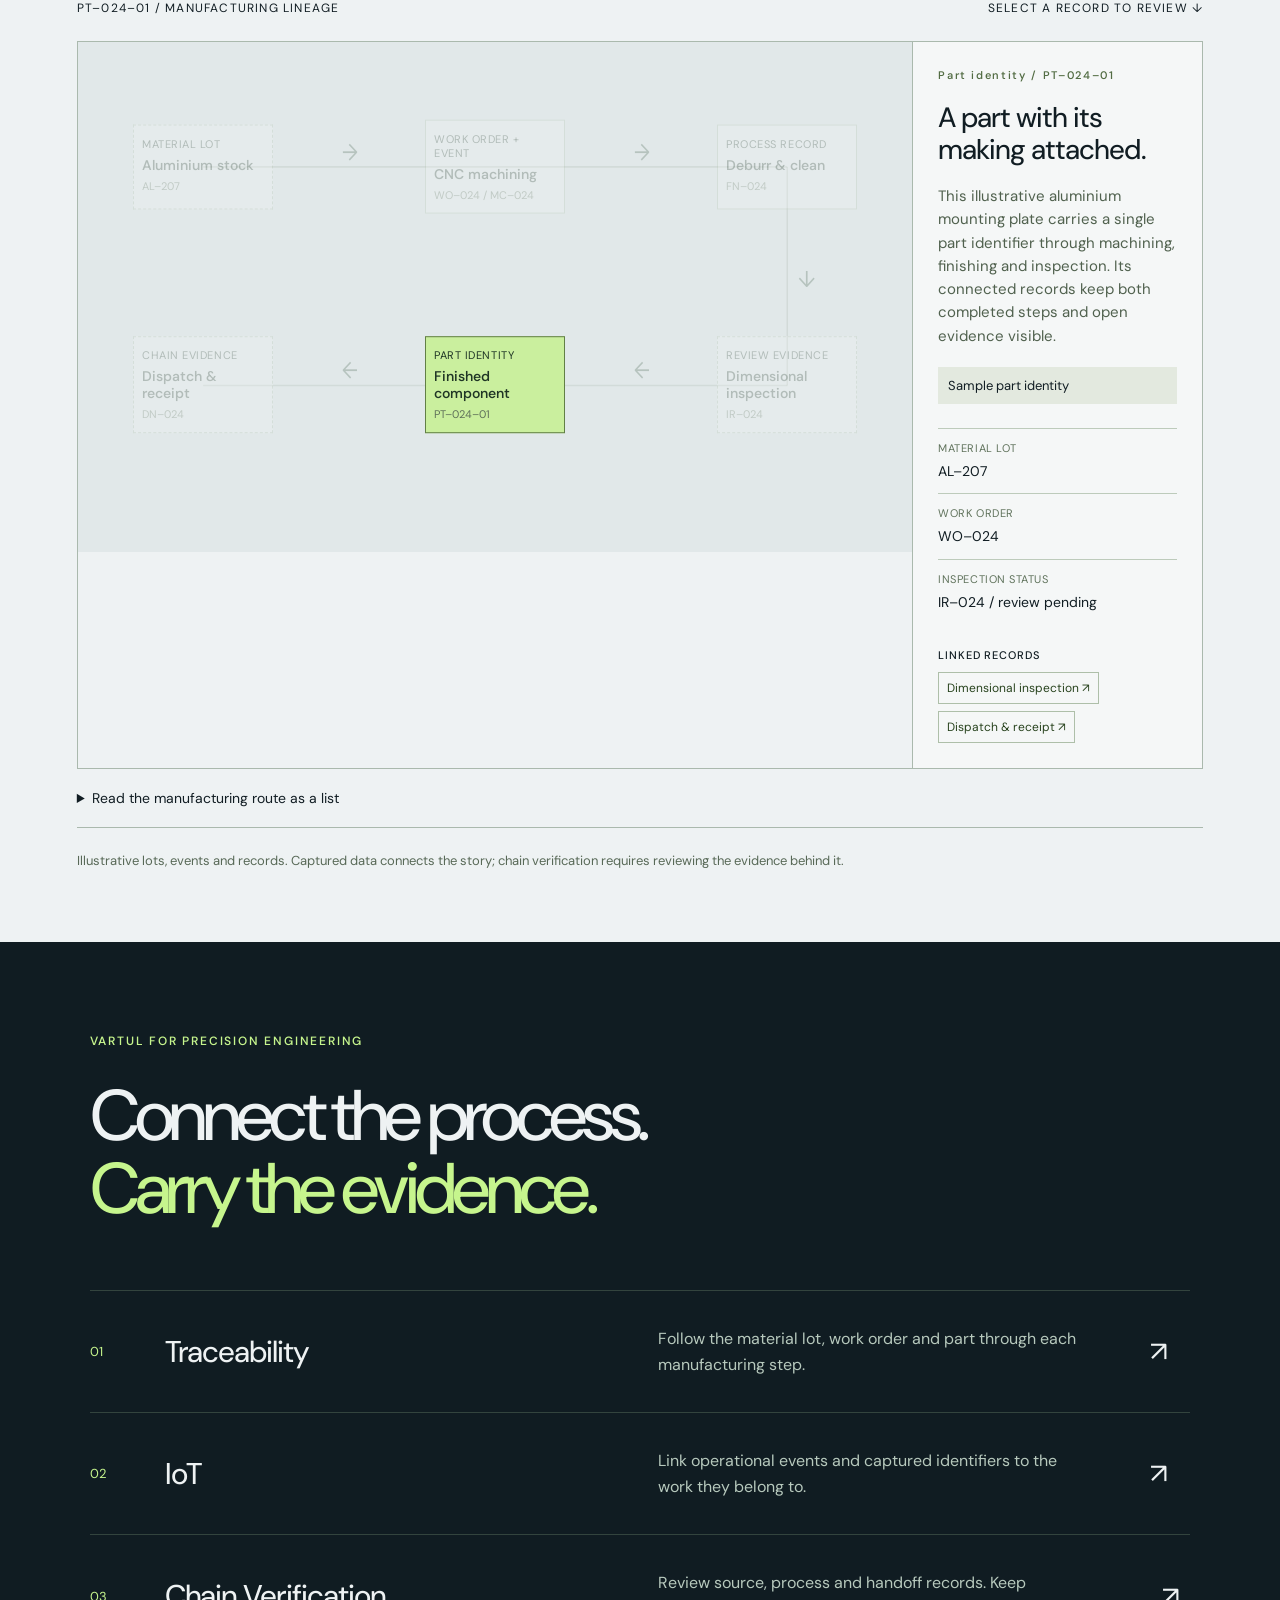
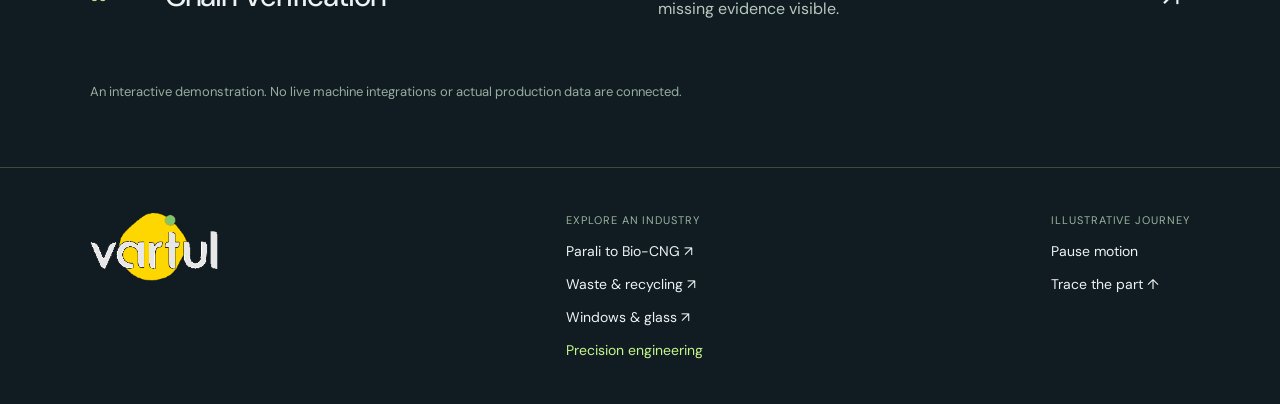
<file: precision-engineering/index.html>
<!doctype html><html lang="en"><head><meta charset="utf-8"><meta name="viewport" content="width=device-width,initial-scale=1"><title>Vartul — Every part. Every step.</title><meta name="description" content="Explore precision engineering traceability from aluminium stock through CNC machining, finishing, inspection and dispatch. An interactive Vartul sample journey."><meta name="robots" content="noindex,nofollow"><link rel="icon" href="../vartul-logo.png"><link rel="stylesheet" href="style.css?v=precision-1"><script src="app.js?v=precision-1" defer></script></head>
<body><svg class="filter-def" aria-hidden="true"><defs><filter id="white-lettering" color-interpolation-filters="sRGB"><feColorMatrix in="SourceGraphic" type="matrix" values="0 0 0 0 1 0 0 0 0 1 0 0 0 0 1 -3 -3 -3 0 1" result="whiteInk"/><feComposite in="whiteInk" in2="SourceGraphic" operator="atop"/></filter></defs></svg><a class="skip" href="#stock">Skip to journey</a>
<header><a href="#top" aria-label="Vartul, back to top"><img class="logo" src="../vartul-logo.png" width="189" height="100" alt="Vartul"></a><nav aria-label="Main"><a class="other-industry" href="../fenestration/">Windows &amp; glass ↗</a><a href="#services">Services</a><a class="nav-cta" href="#trace">Trace a part <span>↗</span></a></nav></header>
<div class="world" aria-hidden="true"><div class="scene active" data-scene="finished" style="--photo:url('finished.webp')"></div><div class="scene" data-scene="stock" style="--photo:url('stock.webp')"></div><div class="scene" data-scene="machining" style="--photo:url('machining.webp')"></div><div class="scene" data-scene="finishing" style="--photo:url('finishing.webp')"></div><div class="scene" data-scene="inspection" style="--photo:url('inspection.webp')"></div></div>
<main id="top"><section class="hero cinematic" data-photo="finished" style="--photo:url('finished.webp')"><div class="section-copy"><p class="eyebrow">VARTUL / PRECISION ENGINEERING</p><h1>Every part.<br>Every <em>step.</em></h1><p class="intro">From the material lot to the finished component.<br>Keep the making connected.</p><a class="text-link hero-services" href="#services">Traceability · IoT · Chain Verification ↗</a><a class="button" href="#stock">Follow the making <span>↓</span></a></div><div class="hero-bottom"><span>FOR PRECISION ENGINEERING MANUFACTURERS</span><a href="#trace"><small>SAMPLE PART ID</small><strong>PT–024–01 <span>↗</span></strong></a></div></section>
<section class="chapter cinematic" id="stock" data-photo="stock" style="--photo:url('stock.webp')"><div class="section-copy"><p class="eyebrow">01 / MATERIAL &amp; WORK ORDER</p><h2>Start with<br>the material.</h2><p>Aluminium stock arrives with a lot identity.<br>The work order carries it into production.</p><div class="lot-pair"><button data-node="stock"><small>MATERIAL LOT</small><strong>AL–207 <span>↗</span></strong></button><button data-node="machining"><small>WORK ORDER</small><strong>WO–024 <span>↗</span></strong></button></div><p class="caption">An illustrative machined aluminium mounting plate.<br>The actual route depends on the drawing and material specification.</p></div><div class="stage-note"><span class="eyebrow">BEFORE THE FIRST CUT</span><h3>Identity before<br>transformation.</h3><p>The receiving note is linked. The supporting supplier material document is still missing.</p><button class="text-link" data-node="stock">Review incoming material ↗</button></div></section>
<section class="chapter cinematic" id="machining" data-photo="machining" style="--photo:url('machining.webp')"><div class="section-copy"><p class="eyebrow">02 / CNC MACHINING</p><h2>The cut changes.<br>The link stays.</h2><p>Workholding. Toolpath. Machined features.<br>Connect the machine event to its work order.</p><div class="path-label">AL–207 <span>→</span> WO–024 <span>→</span> PT–024–01</div><button class="text-link" data-node="machining">Explore the machining record ↗</button></div><div class="capture" data-capture="cycle"><img class="capture-photo" src="machining.webp" alt="Illustrative guarded CNC station with a visible event-capture enclosure" loading="lazy"><button class="capture-trigger" aria-expanded="false" aria-controls="capture-cycle"><span class="capture-pulse" aria-hidden="true">＋</span><span><small>IoT / SAMPLE MACHINE EVENT</small><strong>Capture a completed cycle</strong></span><span aria-hidden="true">↗</span></button><div class="capture-result" id="capture-cycle" hidden><small>EVENT CAPTURED · SAMPLE</small><h3>Cycle completed.</h3><div class="event-map"><span>CNC station</span><b>→</b><strong>WO–024</strong></div><p>Event MC–024 is linked to the work order and its part identity.</p><button class="button" data-node="machining">Review the linked event <span>↗</span></button></div></div></section>
<section class="chapter cinematic" id="finishing" data-photo="finishing" style="--photo:url('finishing.webp')"><div class="section-copy"><p class="eyebrow">03 / DEBURR &amp; CLEAN</p><h2>Refine the edges.<br>Retain the story.</h2><p>The machined plate moves through<br>deburring and cleaning before inspection.</p><div class="path-label">PT–024–01 <span>→</span> FINISHING RECORD FN–024</div><button class="text-link" data-node="finishing">Open the finishing record ↗</button></div><div class="stage-note"><span class="eyebrow">A DISTINCT PROCESS STEP</span><h3>More than<br>a machine cycle.</h3><p>Keep the finishing operation attached to the same part. A completed cycle does not establish finished quality.</p></div></section>
<section class="chapter cinematic" id="inspection" data-photo="inspection" style="--photo:url('inspection.webp')"><div class="section-copy"><p class="eyebrow">04 / DIMENSIONAL INSPECTION</p><h2>Measure the part.<br>Review the record.</h2><p>Connect the inspection document<br>to the component it describes.</p><div class="path-label">PART PT–024–01 <span>→</span> REPORT IR–024</div><p class="caption">Sample inspection context. No tolerance, calibration<br>or certified performance claim is represented.</p></div><div class="capture" data-capture="inspect"><img class="capture-photo" src="inspection.webp" alt="Illustrative part inspection with measurement probe and identity scanner" loading="lazy"><button class="capture-trigger" aria-expanded="false" aria-controls="capture-inspect"><span class="capture-pulse" aria-hidden="true">＋</span><span><small>SAMPLE INSPECTION CAPTURE</small><strong>Link the inspection report</strong></span><span aria-hidden="true">↗</span></button><div class="capture-result" id="capture-inspect" hidden><small>DOCUMENT LINKED · SAMPLE</small><h3>Report attached.<br>Review pending.</h3><div class="event-map"><span>IR–024</span><b>→</b><strong>PT–024–01</strong></div><p>The inspection document is linked; reviewer sign-off is not attached.</p><button class="button" data-node="inspection">Review inspection evidence <span>↗</span></button></div></div></section>
<section class="chapter cinematic finished" id="finished" data-photo="finished" style="--photo:url('finished.webp')"><div class="section-copy"><p class="eyebrow">05 / IDENTIFIED PART TO DISPATCH</p><h2>Made into a part.<br>Kept as a story.</h2><p>Part identified. Dispatch recorded.<br>The receiving handoff remains open.</p><button class="text-link" data-node="dispatch">Receiving confirmation pending ↗</button><p class="caption">One representative mounting plate.<br>Imagery and records illustrate the route, not actual production.</p></div><div class="capture" data-capture="identity"><button class="capture-trigger" aria-expanded="false" aria-controls="capture-identity"><span class="capture-pulse" aria-hidden="true">＋</span><span><small>IoT / SAMPLE IDENTITY CAPTURE</small><strong>Read the part identifier</strong></span><span aria-hidden="true">↗</span></button><div class="capture-result" id="capture-identity" hidden><small>IDENTIFIER CAPTURED · SAMPLE</small><h3>PT–024–01<br>identified.</h3><div class="event-map"><span>Part identity</span><b>→</b><strong>WO–024</strong></div><p>The sample part ID connects to its work order, process and inspection records.</p><button class="button" data-node="part">Open the part record <span>↗</span></button></div></div></section>
<section class="trace-section" id="trace" aria-labelledby="trace-title"><div class="trace-heading"><p class="eyebrow">06 / THE MAKING BEHIND THE PART</p><h2 id="trace-title">Scan the part.<br><em>Trace every step.</em></h2><p>One identifier. A connected manufacturing history.</p></div><div class="scan-console"><div class="scan-product"><img src="finished.webp" alt="Illustrative finished aluminium mounting plate with a central bore and four mounting holes"><div class="product-tag"><span class="barcode" aria-hidden="true"></span><span><small>SAMPLE PART ID</small><strong>PT–024–01</strong></span></div><span class="scan-beam" aria-hidden="true"></span></div><div class="scan-controls"><p class="eyebrow" id="scan-kicker">PART → PROCESSES → MATERIAL LOT</p><h3 id="scan-heading">The making, in reverse.</h3><p id="scan-copy">Follow this component through inspection, finishing and machining to its incoming aluminium lot.</p><div class="control-row"><button class="button" id="scan-start">Scan sample part <span>↗</span></button><button class="quiet" id="scan-pause" disabled>Pause</button><button class="quiet" id="scan-skip">Show full trace</button></div><p class="caption">Simulated identifier scan · No camera or live connection</p><ol class="scan-steps" aria-label="Reverse trace progress"><li>Part</li><li>Inspection</li><li>Finishing</li><li>Machining</li><li>Material lot</li></ol></div></div>
<div class="network-head"><span>PT–024–01 / MANUFACTURING LINEAGE</span><span>SELECT A RECORD TO REVIEW ↓</span></div><div class="network-layout"><div class="network" aria-label="Precision part lineage network"><svg class="edges" viewBox="0 0 900 490" preserveAspectRatio="none" aria-hidden="true"><path data-edge="stock machining" d="M135 120H450"/><path data-edge="machining finishing" d="M450 120H765"/><path data-edge="finishing inspection" d="M765 120V330"/><path data-edge="inspection part" d="M765 330H450"/><path data-edge="part dispatch" d="M450 330H135"/><g class="flow-directions" fill="#688071" font-size="22"><text x="285" y="113">→</text><text x="600" y="113">→</text><text x="777" y="235">↓</text><text x="600" y="323">←</text><text x="285" y="323">←</text></g></svg><div id="network-nodes"></div></div><aside class="record-panel" id="record-panel" aria-labelledby="record-title" tabindex="-1"><div id="record-content"></div></aside></div><details class="linear-view"><summary>Read the manufacturing route as a list</summary><ol><li><button data-node="stock">Aluminium lot AL–207</button> → <button data-node="machining">CNC machining / WO–024</button></li><li>Machining → <button data-node="finishing">Deburr &amp; clean / FN–024</button></li><li>Finishing → <button data-node="inspection">Inspection / IR–024</button></li><li>Inspection → <button data-node="part">Part PT–024–01</button></li><li>Part → <button data-node="dispatch">Dispatch and receiving handoff</button></li></ol></details><p class="trace-note">Illustrative lots, events and records. Captured data connects the story; chain verification requires reviewing the evidence behind it.</p><p class="sr-only" id="scan-announcement" role="status"></p></section>
<section class="services" id="services"><p class="eyebrow">VARTUL FOR PRECISION ENGINEERING</p><h2>Connect the process.<br><em>Carry the evidence.</em></h2><div class="service-row"><span>01</span><h3>Traceability</h3><p>Follow the material lot, work order and part through each manufacturing step.</p><a href="#trace" aria-label="Explore precision part traceability">↗</a></div><div class="service-row"><span>02</span><h3>IoT</h3><p>Link operational events and captured identifiers to the work they belong to.</p><a href="#machining" aria-label="Explore sample machine capture">↗</a></div><div class="service-row"><span>03</span><h3>Chain Verification</h3><p>Review source, process and handoff records. Keep missing evidence visible.</p><button data-node="dispatch" aria-label="Review sample dispatch evidence">↗</button></div><p class="caption">An interactive demonstration. No live machine integrations or actual production data are connected.</p></section>
<footer><a href="#top"><img class="logo" src="../vartul-logo.png" alt="Vartul" width="189" height="100"></a><div><span>EXPLORE AN INDUSTRY</span><a href="../parali/">Parali to Bio-CNG ↗</a><a href="../">Waste &amp; recycling ↗</a><a href="../fenestration/">Windows &amp; glass ↗</a><a href="#top" aria-current="page">Precision engineering</a></div><div><span>ILLUSTRATIVE JOURNEY</span><button id="motion-toggle" aria-pressed="false">Pause motion</button><a href="#trace">Trace the part ↑</a></div></footer></main></body></html>
</file>
<file: style.css>
@import url('https://fonts.googleapis.com/css2?family=DM+Sans:wght@400;450;500;550;600;650;700&display=swap');
:root{--lime:#c0fc65;--ink:#0b1010;--white:#f6f8f5;--muted:#b9c0bd;font-family:'DM Sans',Arial,sans-serif;color:var(--white);background:var(--ink);font-synthesis:none}*{box-sizing:border-box}html{scroll-behavior:smooth;scroll-padding-top:100px}body{margin:0}button,a{-webkit-tap-highlight-color:transparent}button{font:inherit;cursor:pointer}a{color:inherit;text-decoration:none}button:focus-visible,a:focus-visible{outline:2px solid var(--lime);outline-offset:7px}button{color:inherit}header{height:100px;position:absolute;inset:0 0 auto;z-index:10;display:flex;align-items:center;justify-content:space-between;padding:0 5.5%;gap:20px}.brand-caption{font-size:12px;letter-spacing:.18em;color:#c6ceca}header nav{display:flex;gap:36px;align-items:center;font-size:14px}.outline{border:1px solid #8a9591;background:#0b101030;border-radius:4px;padding:13px 20px}.outline span{margin-left:25px}main{position:relative;overflow:hidden}.world{position:absolute;inset:0;pointer-events:none}.material{position:absolute;inset:0;background-image:url('collection-waste.webp?v=bales');background-size:100% 100%;background-repeat:no-repeat;animation:breathe 12s ease-in-out infinite alternate;transform-origin:60% 35%}.shade{position:absolute;inset:0;background:linear-gradient(90deg,rgba(5,10,10,.45),transparent 80%),linear-gradient(180deg,rgba(3,8,8,.18) 0%,transparent 57%,rgba(229,234,231,.15) 74%,#edf0ec 89%)}.trace{position:absolute;inset:0;width:100%;height:100%;pointer-events:none;opacity:.8}.trace path{fill:none;stroke-width:1.6;vector-effect:non-scaling-stroke}.trace-base{stroke:#c0fc6522}#trace-live{stroke:var(--lime);filter:drop-shadow(0 0 5px #b5ff70);stroke-dasharray:6000;stroke-dashoffset:6000}.hero,.chapter,.closing{position:relative;z-index:2;padding-left:7%;padding-right:12%}.hero{height:850px;min-height:100svh;max-height:1100px;padding-top:180px;display:flex;align-items:flex-start;flex-direction:column}.eyebrow{font-size:12px;font-weight:500;letter-spacing:.2em;line-height:1.7;margin:0 0 30px}.eyebrow span{color:var(--lime);font-weight:600}.hero h1{font-size:clamp(60px,6.8vw,110px);font-weight:500;letter-spacing:-.065em;line-height:1.02;margin:0;max-width:950px;text-wrap:balance}em{font-style:normal;color:var(--lime)}.intro{font-size:18px;line-height:1.6;margin:28px 0 30px;color:#d6ded8}.cta{display:inline-flex;align-items:center;justify-content:space-between;gap:42px;background:var(--lime);color:var(--ink);border:0;padding:19px 24px;font-size:16px;font-weight:600;border-radius:3px;transition:transform .25s,background .25s}.cta:hover{transform:translateY(-3px);background:#d3ff92}.cta span{font-size:25px;line-height:1}.hero-foot{width:100%;display:flex;justify-content:space-between;align-items:flex-end;margin-top:auto;padding-bottom:55px}.scroll-cue{display:flex;align-items:center;gap:15px;font-size:24px}.scroll-cue>span{font-size:12px;letter-spacing:.15em}.batch-tag{background:#111a1870;backdrop-filter:blur(12px);border:1px solid #a2b0a555;padding:16px 20px;text-align:left;transform:rotate(-4deg);min-width:185px;border-radius:3px}.batch-tag>span{font-size:12px;letter-spacing:.14em}.batch-tag strong{display:block;font-size:26px;font-weight:500;margin-top:6px}.batch-tag b{font-size:19px;margin-left:26px}.chapter{min-height:670px;display:grid;grid-template-columns:1.3fr 1fr;gap:10%;align-items:center;padding-top:80px;padding-bottom:100px}.chapter h2,.closing h2{font-size:clamp(54px,6.2vw,94px);line-height:1.01;letter-spacing:-.065em;font-weight:500;margin:0 0 26px}.chapter-title>p:last-child{font-size:18px;line-height:1.6;color:#d2d9d5}.record-line{border-top:1px solid #c7d1c35c;padding-top:20px;max-width:420px;align-self:center;background:linear-gradient(90deg,#07100f65,transparent);padding-bottom:20px}.coordinate{font-size:12px;letter-spacing:.16em;color:var(--lime);display:block;margin-bottom:28px}.record-line h3{font-size:24px;font-weight:500;letter-spacing:-.025em;line-height:1.22;margin:0 0 14px}.record-line p{color:#c9d3cc;font-size:16px;line-height:1.65;margin:0 0 22px}.text-button{font-size:15px;border:0;border-bottom:1px solid #a7b8ad99;background:transparent;padding:8px 0 13px;text-align:left;display:flex;align-items:center;gap:32px;transition:color .2s}.text-button:hover{color:var(--lime)}.text-button span{font-size:23px}.mini{display:block;font-size:12px;color:#b7c3bc;letter-spacing:.1em;margin-top:23px}.sorting{grid-template-columns:1fr 1fr;padding-left:17%;gap:17%}.evidence{background:#161d16b0;border:1px solid #e4bf79;color:#ffd796;display:flex;align-items:center;gap:12px;font-size:14px;padding:12px 15px;border-radius:4px;margin-top:28px}.evidence>span{border:1px solid currentColor;border-radius:50%;width:20px;height:20px;text-align:center}.evidence.complete{color:var(--lime);border-color:var(--lime)}.outcomes button{display:flex;gap:15px;align-items:flex-start;text-align:left;background:transparent;border:0;border-bottom:1px solid #b9c7bd44;width:100%;padding:23px 0}.outcomes button:hover h3{color:var(--lime)}.outcomes h3{font-size:22px}.outcomes p{font-size:14px;margin-bottom:0}.outcomes b{margin-left:auto;font-size:24px;font-weight:400}.branch{font-size:28px;color:var(--lime)}.record-line .qualification{font-size:13px;line-height:1.6;margin-top:24px;max-width:340px}.destination{min-height:550px;color:#15211b;padding-top:70px}.destination .eyebrow span,.destination .coordinate{color:#3b6026}.destination .record-line{background:transparent;border-color:#30423266}.destination .record-line p{color:#34493e}.destination .text-button{border-color:#526c5b}.destination .text-button:hover{color:#3e6829}.closing{color:var(--ink);padding-top:100px;min-height:670px;padding-right:7%;background:linear-gradient(180deg,transparent,#edf0ec 60%)}.closing h2{font-size:clamp(65px,7.7vw,120px);max-width:1000px}.closing-note{font-size:16px;color:#506055;margin-top:25px}footer{display:flex;justify-content:space-between;gap:25px;margin-top:100px;padding:25px 0;border-top:1px solid #9fac9d;font-size:12px;align-items:center}footer button{background:none;border:0;color:inherit;font-size:12px;padding:5px}.stage-nav{position:fixed;z-index:9;right:2%;top:37%;display:flex;flex-direction:column;gap:0;background:#0b10104d;backdrop-filter:blur(10px);padding:18px 10px;border-radius:50px}.stage-nav a{display:flex;align-items:center;position:relative;min-height:43px;padding:10px}.stage-nav i{width:8px;height:8px;border:1px solid #dce7df;border-radius:50%;transition:background .4s,box-shadow .4s}.stage-nav a.active i{background:var(--lime);border-color:var(--lime);box-shadow:0 0 12px #bcff7799}.stage-nav span{position:absolute;right:38px;white-space:nowrap;font-size:12px;background:#13201ee6;padding:9px 12px;border-radius:3px;opacity:0;transform:translateX(5px);transition:.2s;pointer-events:none}.stage-nav a:hover span,.stage-nav a:focus-visible span{opacity:1;transform:none}dialog{width:min(570px,calc(100% - 28px));max-height:90svh;border:1px solid #6a7b70;border-radius:7px;background:#13201c;color:#eff6ef;padding:28px;box-shadow:0 30px 150px #0009}dialog::backdrop{background:#030907b8;backdrop-filter:blur(9px)}.dialog-top{display:flex;justify-content:space-between;align-items:center;font-size:12px;letter-spacing:.11em;color:#bac8bd;padding-bottom:24px}.dialog-top button{background:none;border:0;font-size:30px;width:36px;height:36px;line-height:1}.dialog-kicker{font-size:12px;color:var(--lime);letter-spacing:.13em;text-transform:uppercase}dialog h2{font-size:36px;line-height:1.1;letter-spacing:-.04em;font-weight:500;margin:15px 0 20px}dialog p{font-size:16px;line-height:1.6;color:#c7d4ca}dl{margin:25px 0}dl>div{display:flex;justify-content:space-between;gap:24px;border-bottom:1px solid #506359;padding:13px 0;font-size:14px}dt{color:#aebfb2}dd{margin:0;text-align:right;max-width:60%}.dialog-disclaimer{font-size:12px!important;border-top:1px solid #526759;padding-top:18px;margin-top:27px!important}.record-status{font-size:14px;color:#ffda9c;display:block;margin-top:20px}.dialog-actions{display:flex;gap:14px;flex-wrap:wrap}.dialog-actions .cta{font-size:14px;padding:15px 18px}.sr-only,.skip:not(:focus){position:absolute;width:1px;height:1px;overflow:hidden;clip:rect(0,0,0,0)}.skip:focus{position:fixed;z-index:99;background:var(--lime);color:#111;padding:16px}.motion-paused .material{animation-play-state:paused}@keyframes breathe{to{transform:scale(1.025) translate3d(-.3%,.15%,0)}}@media(min-width:1600px){.hero,.chapter{padding-left:max(7%,calc((100vw - 1500px)/2))}}@media(max-width:800px){header{height:80px;padding:0 6%}header nav{gap:20px}.brand-caption{font-size:12px;max-width:100px;display:block;line-height:1.6}header nav>a{display:none}.outline{font-size:12px;padding:11px 12px}.outline span{margin-left:10px}.hero{height:780px;min-height:94svh;max-height:950px;padding:160px 7% 0}.hero h1{font-size:clamp(53px,10vw,78px);letter-spacing:-.06em}.eyebrow{font-size:12px;letter-spacing:.14em}.intro{font-size:17px}.hero-foot{padding-bottom:40px}.batch-tag{min-width:150px;padding:12px}.batch-tag strong{font-size:22px}.batch-tag b{margin-left:12px}.scroll-cue>span{font-size:12px;max-width:70px;line-height:1.7}.chapter,.sorting{min-height:750px;grid-template-columns:1fr;gap:65px;padding:80px 14% 80px 7%;align-content:center}.chapter h2{font-size:60px}.chapter-title>p:last-child{font-size:16px}.record-line{width:100%;max-width:400px;margin-left:12%;padding:18px;background:linear-gradient(90deg,#091510c9,#09151055);backdrop-filter:blur(3px)}.record-line h3{font-size:22px}.coordinate{font-size:12px;margin-bottom:24px}.material{background-size:auto 100%;background-position:58% 0}.shade{background:linear-gradient(90deg,#03090870,transparent),linear-gradient(180deg,transparent 63%,#edf0ec 91%)}.stage-nav{right:6px;padding:8px 2px}.stage-nav a{min-height:37px;padding:8px}.stage-nav i{width:6px;height:6px}.destination{min-height:650px;gap:35px}.destination .record-line{margin-left:0;padding-left:0;backdrop-filter:none}.closing{padding:70px 7% 0;min-height:610px}.closing h2{font-size:64px}.closing .eyebrow{max-width:270px}footer{margin-top:75px;flex-wrap:wrap;font-size:12px;gap:18px}footer span{width:100%}.trace{opacity:.5}.chapter .eyebrow{margin-bottom:22px}dialog{padding:22px}.dialog-top{font-size:12px}dialog h2{font-size:32px}}@media(prefers-reduced-motion:reduce){html{scroll-behavior:auto}.material{animation:none}*,*:before,*:after{transition:none!important}}.motion-paused{scroll-behavior:auto}

.original-logo{display:block;width:133px;height:auto;background:transparent;padding:0;border:0;border-radius:0;filter:url('#white-lettering')} @media(max-width:800px){.original-logo{width:104px}}

/* Stage photographs share a fixed viewport and crossfade without stretching. */
.world{position:fixed;inset:0;height:100svh;background:#0b1010}
.scene{position:absolute;inset:0;background-size:cover;background-position:65% center;opacity:0;transition:opacity .8s ease;pointer-events:none}
.scene:after{content:'';position:absolute;inset:0;background:linear-gradient(90deg,#050b0af0 0%,#050b0ab8 35%,#050b0a35 72%,#050b0a15)}
.scene.is-active{opacity:1;animation:breathe 16s ease-in-out infinite alternate}
.scene[data-scene="0"]{background-image:url('collection-waste.webp?v=bales')}
.scene[data-scene="1"]{background-image:url('recycling.webp?v=iot')}
.scene[data-scene="2"]{background-image:url('granules.webp')}
.scene[data-scene="3"]{background-image:url('clean-film.webp?v=haze');background-color:#edf0ec}
.scene[data-scene="3"]:after{background:linear-gradient(90deg,#edf0ecef,#edf0ecbc 35%,transparent 78%)}
.chapter{display:block;min-height:1050px;min-height:max(1050px,110svh);padding-top:140px;padding-bottom:170px;padding-left:7%;padding-right:12%}
.chapter-title{max-width:680px}.chapter h2{font-size:clamp(54px,5.7vw,88px)}
.chapter .record-line{max-width:410px;margin-top:48px;margin-left:0;background:linear-gradient(90deg,#07100f9c,#07100f00);padding:20px 18px 24px 0}
.destination{background:transparent;color:#15211b}
.destination .record-line{background:transparent}
.destination .chapter-title>.product-label{font-size:12px;letter-spacing:.12em;color:#34493e}
.closing{background:#edf0ec}.closing-note{max-width:580px;line-height:1.7}
.motion-paused .scene{animation-play-state:paused;transition:none}
@media(max-width:800px){.chapter{min-height:1100px;padding:95px 13% 150px 7%}.chapter h2{font-size:54px}.chapter-title{max-width:100%}.chapter .record-line{margin-top:48px;margin-left:0;padding:20px 12px 24px;max-width:100%;background:#07100fac;backdrop-filter:blur(3px)}.scene{background-size:auto 100%;background-position:72% center}.scene:after{background:linear-gradient(90deg,#030908c4,#03090866)}.scene[data-scene="3"]{background-size:auto 68%;background-position:85% bottom;background-repeat:no-repeat}.scene[data-scene="3"]:after{background:linear-gradient(180deg,#edf0ec 10%,#edf0ecc9 48%,#edf0ec00 88%)}.destination .record-line{background:#edf0ecb8;backdrop-filter:blur(3px)}.destination{padding-bottom:300px}.destination .product-label{max-width:270px;font-size:12px;line-height:1.6}}
@media(prefers-reduced-motion:reduce){.scene,.scene.is-active{transition:none;animation:none}}
/* The material journey opens into its traceability network. */
.chapter{min-height:max(820px,100svh);padding-top:110px;padding-bottom:110px}.destination{min-height:105svh}.network-entry{margin-top:25px}.in-network .stage-nav{opacity:.35}.in-network .stage-nav:hover,.in-network .stage-nav:focus-within{opacity:1}.stage-nav{transition:opacity .3s}.trace{height:calc(100% - 1200px)}
#network{position:relative;z-index:3;background:#0b1210;color:#ecf1e8;padding:94px 4.5% 45px;scroll-margin-top:0;outline:none;border-top:1px solid #81957a44}#network:before{content:'';position:absolute;top:0;left:72%;width:1px;height:64px;background:linear-gradient(#a3c089,transparent)}.network-intro{display:flex;align-items:flex-end;justify-content:space-between;gap:30px;margin:0 2% 48px}.network-intro .eyebrow{font-size:12px;letter-spacing:.15em;color:#a6c18d;margin-bottom:22px}.network-intro h2{font-size:clamp(44px,5.4vw,82px);line-height:1.04;letter-spacing:-.055em;font-weight:450;margin:0}.network-intro h2 em{color:#bde69a}.network-intro>p{font-size:16px;line-height:1.6;color:#a7b5a4;margin-bottom:7px;max-width:340px}.network-bar{display:flex;align-items:center;justify-content:space-between;border-top:1px solid #344132;border-bottom:1px solid #344132;padding:17px 2%;gap:15px}.network-bar>span{font-size:16px;letter-spacing:.04em}.network-bar small{font-size:12px;color:#96a48e;letter-spacing:.08em;margin-left:20px}.network-bar>div{display:flex;gap:20px}.network-bar button{font-size:13px;color:#aebe9f;background:transparent;border:0;padding:4px 0;border-bottom:1px solid transparent}.network-bar button.is-active,.network-bar button:hover{color:#d2efb5;border-color:#9dbb7c}.network-workspace{display:grid;grid-template-columns:minmax(0,1fr) 275px;gap:22px;align-items:stretch}.network-stage{min-width:0;padding-top:30px}.network-graph{position:relative;width:100%;aspect-ratio:1040/640;background:radial-gradient(ellipse at 80% 45%,#34452a38,transparent 60%);isolation:isolate}.network-routes{position:absolute;inset:0;width:100%;height:100%;overflow:visible}.route-line,.route-pulse{fill:none;vector-effect:non-scaling-stroke}.route-line{stroke:#809c65;stroke-width:1.25}.route-pulse{stroke:#daffad;stroke-width:2;stroke-linecap:round;stroke-dasharray:4 96;animation:network-flow 5s linear infinite;opacity:.8}.network-edge:nth-of-type(2) .route-pulse{animation-delay:1s}.network-edge:nth-of-type(3) .route-pulse{animation-delay:2s}.network-edge:nth-of-type(4) .route-pulse{animation-delay:3s}.network-edge.evidence .route-line{stroke:#758573;stroke-dasharray:3 5}.network-edge.custody .route-line{stroke:#778875;stroke-dasharray:1 0}.network-edge.branch .route-line,.network-edge.branch .route-pulse{stroke:#c3a675}.network-edge{transition:opacity .45s}.network-edge.muted-edge{opacity:.12}@keyframes network-flow{from{stroke-dashoffset:100}to{stroke-dashoffset:0}}.net-node{--scale:.8;position:absolute;left:var(--x);top:var(--y);transform:translate(-50%,-50%);display:flex;align-items:center;flex-direction:column;background:none;border:0;padding:0;cursor:pointer;z-index:2;color:#e3ecdd;width:max-content;max-width:205px;transition:opacity .4s}.net-anchor{position:relative;display:grid;place-items:center;width:calc(var(--size) * var(--scale));height:calc(var(--size) * var(--scale));border:1px solid #6d8060;background:#101b15;border-radius:50%;transition:box-shadow .35s,border-color .35s;overflow:hidden}.net-anchor img{width:100%;height:100%;object-fit:cover;opacity:.9}.net-node.net-product .net-anchor{box-shadow:0 0 0 10px #b6e38a05,0 0 0 11px #b6e38a25;background:#e8ede5}.net-node.net-product img{object-position:70% center}.net-node.net-process .net-anchor{border-radius:13px;transform:rotate(-8deg)}.net-node.net-process img{transform:rotate(8deg) scale(1.18)}.net-node .net-label{position:absolute;top:calc(100% + 11px);white-space:nowrap;font-size:14px;letter-spacing:-.02em;font-weight:500}.net-node .net-sub{position:absolute;top:calc(100% + 32px);white-space:nowrap;font-size:12px;letter-spacing:.02em;color:#8da080}.net-node.net-product .net-label{font-size:19px}.net-node.net-product .net-sub{top:calc(100% + 39px);color:#b6d497}.net-node.net-record .net-anchor{border-radius:3px;background:#101a14}.net-node.net-role .net-anchor{border:0;background:transparent;overflow:visible}.net-node.net-event .net-anchor{border-radius:5px;transform:rotate(45deg);background:#a1c481}.net-node.net-event .event-glyph{width:5px;height:5px;background:#14220f}.net-node.net-residue .net-anchor{border-color:#bc9d68;background:#251e14}.net-node.is-pending .net-sub{color:#d4af78}.record-glyph{width:7px;height:9px;border-top:1px solid #b5c2a9;border-bottom:1px solid #b5c2a9}.role-glyph{width:12px;height:12px;border:1px solid #9dac93;border-radius:50%;box-shadow:0 0 0 5px #a2b99212}.net-node:hover .net-anchor,.net-node[aria-pressed=true] .net-anchor{border-color:#d1f3aa;box-shadow:0 0 0 5px #c3ec9a18,0 0 0 6px #c3ec9a88}.net-node[aria-pressed=true] .net-label{color:#d5f2b8}.net-node.muted-node{opacity:.27}.net-node:focus-visible{outline:2px solid #def7b6;outline-offset:12px;border-radius:5px}.network-legend{display:flex;justify-content:center;flex-wrap:wrap;gap:20px;padding:24px 0 20px;color:#a4b199;font-size:12px}.network-legend span{display:flex;align-items:center;gap:8px}.network-legend i{width:23px;border-top:1px solid #b1cd91}.network-legend span:nth-child(2) i{width:8px;height:8px;border:1px solid #9dac93;border-radius:50%}.network-legend span:nth-child(3) i{border-top-style:dashed}.network-legend .amber{color:#d4af78}.network-inspector{border-left:1px solid #33402e;padding:32px 0 20px 25px;margin:30px 0;min-width:0}.inspector-kicker{font-size:12px;color:#b4cd9c;display:flex;justify-content:space-between;gap:10px}.inspector-kicker span{color:#738569}.network-inspector h3{font-size:30px;font-weight:450;letter-spacing:-.04em;line-height:1.14;margin:22px 0}.network-inspector>p{font-size:16px;line-height:1.65;color:#afbcaa}.inspector-status{display:flex;align-items:flex-start;gap:10px;border-top:1px solid #35442d;padding-top:17px;font-size:14px;line-height:1.5;color:#b6c99f;margin:22px 0 12px}.inspector-status.pending{color:#e0bd83}.network-inspector .text-button{font-size:14px;margin-bottom:30px;gap:18px}.inspector-context>span{font-size:12px;letter-spacing:.09em;color:#7e9272}.inspector-context button{background:none;border:0;border-bottom:1px solid #2c3827;color:#b9c5ad;display:flex;justify-content:space-between;gap:15px;width:100%;font-size:14px;text-align:left;padding:12px 0}.inspector-context b{font-weight:400;color:#b9d397}.network-linear{font-size:14px;color:#a9ba9a;margin:18px 2%;border-top:1px solid #344132;padding-top:20px}.network-linear summary{cursor:pointer;width:fit-content}.network-linear ol{display:grid;grid-template-columns:1fr 1fr;gap:16px 40px;padding-left:22px}.network-linear button{background:none;border:0;color:#dceaca;padding:6px;text-align:left;font-size:16px;text-decoration:underline;text-underline-offset:5px}.network-linear li span{display:block;color:#91a082;font-size:12px;padding-left:6px}.network-note{font-size:12px;line-height:1.6;color:#8e9e83;max-width:720px;margin:20px 2% 0}.network-stage,.network-inspector{opacity:.1;transform:translateY(30px);transition:opacity 1s,transform 1s}.network-revealed .network-stage,.network-revealed .network-inspector{opacity:1;transform:none}.network-revealed .network-inspector{transition-delay:.15s}.motion-paused .route-pulse{animation-play-state:paused}.closing{background:#0b1210;color:#edf2e9;border-top:1px solid #344132;padding-top:65px;min-height:530px}.closing-note{color:#a9b6a1}.closing footer{border-color:#344132;color:#b4c1ac}.closing h2{font-size:clamp(52px,6vw,82px)}
@media(min-width:1500px){.net-node{--scale:1}.network-workspace{grid-template-columns:minmax(0,1fr) 330px}.network-inspector{padding-left:35px}.net-node .net-sub{font-size:12px}.net-node .net-label{font-size:16px}}
@media(max-width:1100px){.network-workspace{grid-template-columns:1fr}.net-node{--scale:.85}.network-inspector{border-left:0;border-top:1px solid #344132;padding:28px 2%;margin:0;display:grid;grid-template-columns:1fr 1fr;column-gap:40px}.inspector-kicker,.network-inspector h3{grid-column:1}.network-inspector>p{grid-column:1;margin:0}.inspector-status{grid-column:2;grid-row:1/3;margin:0;align-self:center}.network-inspector>.text-button{grid-column:2;grid-row:3;align-self:start;width:fit-content}.inspector-context{grid-column:1/3;display:flex;gap:20px;align-items:center;margin-top:20px}.inspector-context button{width:auto;flex:1}.network-intro>p{max-width:270px}.network-intro h2{font-size:56px}}
@media(max-width:700px){.chapter{min-height:95svh;padding-top:90px;padding-bottom:80px}.chapter .record-line{margin-top:32px}.destination{min-height:110svh;padding-bottom:200px}.destination .record-line{padding-left:0}#network{padding:65px 6% 35px}.network-intro{display:block;margin:0 0 32px}.network-intro h2{font-size:46px}.network-intro .eyebrow{font-size:12px;max-width:275px}.network-intro>p{font-size:16px;margin-top:25px;max-width:100%}.network-bar{padding:17px 0;align-items:flex-start}.network-bar>span{font-size:14px}.network-bar small{display:block;margin:6px 0 0;font-size:10px}.network-bar>div{gap:13px}.network-bar button{font-size:12px}.network-stage{padding-top:24px}.network-graph{aspect-ratio:auto;height:795px;margin:0 auto;max-width:440px}.network-routes{display:none}.net-node{--scale:.75;max-width:150px}.net-node .net-label{font-size:14px}.net-node .net-sub{font-size:12px;letter-spacing:.02em}.net-node.net-product .net-label{font-size:18px}.net-node[data-node=source]{left:24%;top:8%}.net-node[data-node=sorting_report]{left:77%;top:5%}.net-node[data-node=recycle]{left:32%;top:29%}.net-node[data-node=processor]{left:78%;top:24%}.net-node[data-node=granules]{left:25%;top:49%}.net-node[data-node=residue]{left:79%;top:43%}.net-node[data-node=convert]{left:35%;top:64%}.net-node[data-node=converter]{left:79%;top:63%}.net-node[data-node=film]{left:36%;top:85%}.net-node[data-node=receipt]{left:82%;top:79%}.net-node[data-node=receipt] .net-label{white-space:normal;width:96px;line-height:1.2;text-align:center}.net-node[data-node=receipt] .net-sub{top:calc(100% + 46px)}.net-node[data-node=dispatch]{left:82%;top:94%}.network-mobile-routes{position:absolute;inset:0;width:100%;height:100%;overflow:visible}.network-legend{gap:13px;font-size:11px;margin-top:0}.network-inspector{display:block;padding:24px 0}.network-inspector h3{font-size:30px;max-width:330px;margin:18px 0}.network-inspector>p{font-size:16px}.inspector-status{margin:22px 0 12px}.network-inspector>.text-button{margin-bottom:22px}.inspector-context{display:block}.inspector-context button{width:100%;font-size:14px}.network-linear{margin:10px 0}.network-linear ol{grid-template-columns:1fr}.network-note{margin:20px 0 0}.network-entry{font-size:14px;padding:16px 20px}.closing{padding-top:50px}.closing h2{font-size:52px}}
@media(min-width:701px){.network-mobile-routes{display:none}}
@media(prefers-reduced-motion:reduce){.route-pulse{animation:none}.network-stage,.network-inspector{opacity:1;transform:none;transition:none}.net-node,.network-edge{transition:none}}



/* Legibility pass after desktop and phone visual review. */
.net-node .net-sub{font-size:12px;color:#b8c7ac}.net-node.is-pending .net-sub{color:#e2be86}.network-legend{color:#b5c3aa}.route-line{stroke:#96b27d;stroke-width:1.5}.network-edge.evidence .route-line,.network-edge.custody .route-line{stroke:#9cab90}.network-edge.branch .route-line{stroke:#d1b17c}.network-note{color:#a8b69e}.inspector-context>span{color:#a8ba99}.network-bar small{color:#b0bea5}
@media(max-width:700px){.net-node .net-sub{font-size:12px}.network-legend{font-size:12px}.network-bar small{font-size:12px}.net-node.net-process .net-sub{width:160px;max-width:160px;white-space:nowrap;text-align:center;line-height:1.3}}

/* Sample scan and reverse provenance reveal. */
.sample-scanner{display:grid;grid-template-columns:230px 1fr;gap:40px;align-items:center;margin:0 2% 26px;padding:26px 0 30px;border-top:1px solid #405237}.scan-visual{height:200px;position:relative;background:#d9ded5;overflow:hidden}.scan-visual>img{width:100%;height:100%;object-fit:cover;object-position:70% center}.scan-corner{position:absolute;width:23px;height:23px;border-color:#e3ffc8;border-style:solid;z-index:2}.scan-corner.tl{top:9px;left:9px;border-width:2px 0 0 2px}.scan-corner.tr{top:9px;right:9px;border-width:2px 2px 0 0}.scan-corner.bl{bottom:9px;left:9px;border-width:0 0 2px 2px}.scan-corner.br{bottom:9px;right:9px;border-width:0 2px 2px 0}.scan-tag{position:absolute;bottom:17px;left:17px;background:#101b13e8;color:#def3c7;letter-spacing:.1em;font-size:12px;padding:8px 10px}.scan-sweep{position:absolute;inset:0;background:linear-gradient(180deg,transparent,#cef99938);border-bottom:2px solid #d4ff9d;transform:translateY(-100%);opacity:0}.is-scanning .scan-sweep{opacity:1;animation:sample-sweep 1s ease-in-out infinite}@keyframes sample-sweep{to{transform:translateY(100%)}}.scan-kicker{font-size:12px;letter-spacing:.13em;color:#bed69e;margin:0 0 13px}.scan-announcement h3{font-size:30px;font-weight:450;letter-spacing:-.035em;margin:0 0 10px}.scan-announcement p{font-size:16px;line-height:1.5;color:#b9c5b0;margin:0;max-width:690px;min-height:48px}.scan-actions{display:flex;align-items:center;gap:28px;margin-top:20px}.scan-actions .cta{font-size:14px;padding:13px 20px;min-width:186px}.scan-actions .text-button{font-size:14px;padding:7px 0}.scan-actions button:disabled{opacity:.6;cursor:default}.scan-disclosure{font-size:12px;color:#a5b39b;margin:12px 0 0}.scan-steps{display:flex;padding:0;margin:0 2% 30px;list-style:none;gap:0;justify-content:space-between;border-bottom:1px solid #34432d}.scan-steps li{position:relative;flex:1;padding:14px 14px 16px 0;color:#87967c;font-size:14px;border-bottom:2px solid transparent;transition:color .4s,border-color .4s}.scan-steps li>span{font-size:12px;margin-right:9px}.scan-steps b{position:absolute;right:14px;font-weight:400;color:#607454}.scan-steps li.step-current{border-color:#c7ed9d;color:#e0f5c4}.scan-steps li.step-done{color:#b9d79a}.scan-hidden{opacity:0!important;pointer-events:none!important;visibility:hidden}.scan-tracing .route-pulse{animation-direction:reverse;animation-duration:1.72s}.scan-tracing .network-edge.material .route-line{marker-end:none}.scan-tracing .network-bar>span small:after{content:' / TRACING BACK TO ORIGIN';color:#d2ecb4}.scan-image-enter{animation:scan-image-in .55s ease both}@keyframes scan-image-in{from{opacity:.25;transform:scale(1.04)}to{opacity:1;transform:scale(1)}}#network[data-scan-state=ready] .network-workspace{display:none}.motion-paused .scan-sweep,.motion-paused .scan-image-enter{animation-play-state:paused}.sample-scanner .scan-copy{min-width:0}
@media(max-width:1100px){.sample-scanner{grid-template-columns:200px 1fr;gap:28px}.scan-announcement h3{font-size:26px}}
@media(max-width:700px){.sample-scanner{grid-template-columns:1fr;margin:0 0 14px;gap:20px;padding:20px 0}.scan-visual{height:190px;max-width:100%;width:100%}.scan-visual>img{object-fit:cover}.scan-announcement h3{font-size:26px}.scan-announcement p{font-size:16px;min-height:72px}.scan-actions{gap:16px;flex-wrap:wrap;margin-top:16px}.scan-actions .cta{min-width:180px;font-size:14px}.scan-actions .text-button{font-size:13px}.scan-steps{margin:0 0 20px;gap:5px}.scan-steps li{font-size:12px;padding:10px 0;line-height:1.4}.scan-steps li>span{display:block;margin:0 0 3px}.scan-steps b{display:none}.scan-steps li:last-child{max-width:62px}.scan-tracing .network-bar>span small:after{content:''}#network.scan-not-complete .network-workspace{display:none}.scan-tracing .scan-visual{height:190px}.scan-disclosure{font-size:12px}}
@media(prefers-reduced-motion:reduce){.scan-sweep,.scan-image-enter{animation:none}.scan-steps li{transition:none}}

/* One deliberate transition keeps the reverse graph on screen. */
#network.scan-open{padding-top:20px;scroll-margin-top:-100px}.scan-open .network-intro{display:none}.scan-open .sample-scanner{grid-template-columns:95px 1fr;gap:24px;padding:12px 0;margin-bottom:4px}.scan-open .scan-visual{height:95px}.scan-open .scan-tag{font-size:9px;padding:4px;left:8px;bottom:8px}.scan-open .scan-kicker{margin-bottom:5px}.scan-open .scan-announcement h3{font-size:24px;margin-bottom:5px}.scan-open .scan-announcement p{font-size:14px;min-height:0}.scan-open .scan-actions{margin-top:8px;gap:20px}.scan-open .scan-actions .cta{font-size:12px;padding:7px 12px;min-width:140px}.scan-open .scan-actions .text-button{font-size:12px;padding:4px 0}.scan-open .scan-disclosure{display:none}.scan-open .scan-steps{margin-bottom:8px}.scan-open .scan-steps li{padding-top:8px;padding-bottom:8px}.scan-open .network-bar{padding-top:10px;padding-bottom:10px}.scan-open .network-stage{padding-top:15px}.scan-open .network-inspector{margin-top:15px}.scan-open .network-legend{padding-top:12px}
@media(max-width:700px){#network.scan-open{padding-top:26px}.scan-open .sample-scanner{grid-template-columns:1fr;gap:16px}.scan-open .scan-visual{height:220px}.scan-open .scan-tag{font-size:12px;padding:8px;left:15px;bottom:15px}.scan-open .scan-announcement h3{font-size:26px}.scan-open .scan-announcement p{font-size:16px;min-height:72px}.scan-open .scan-actions{margin-top:14px;gap:18px}.scan-open .scan-actions .cta{font-size:14px;padding:12px 18px}.scan-open .scan-actions .text-button{font-size:14px}.scan-open .scan-disclosure{display:block}.scan-open .scan-steps{margin-top:15px;margin-bottom:15px}}
.scene[data-scene='hero']{background-image:url('incoming-mixed-film.webp')}

/* Connected services, in the same material narrative. */
.hero-services{display:block;font-size:14px;line-height:1.6;color:#d9e8cd;margin:-8px 0 24px;border-bottom:1px solid #a1bd8455;padding-bottom:6px}.hero-services span{margin-left:10px;color:var(--lime)}.hero-services:hover{color:var(--lime)}
.services{position:relative;z-index:3;background:#111a14;color:#eaf0e5;padding:90px 7% 65px;border-top:1px solid #495b3c;scroll-margin-top:0}.services-heading{display:grid;grid-template-columns:1.4fr 1fr;gap:0 10%;align-items:end;margin-bottom:55px}.services-heading .eyebrow{grid-column:1/-1;color:#b5d194;margin-bottom:24px}.services h2{font-size:clamp(42px,5.3vw,76px);font-weight:450;line-height:1.05;letter-spacing:-.05em;margin:0}.services h2 em{color:#c3e89e}.services-heading>p:last-child{font-size:18px;line-height:1.6;color:#b7c7a9;margin:0 0 4px;max-width:360px}.service-row{display:grid;grid-template-columns:55px 1fr 1.05fr;gap:25px;align-items:start;padding:32px 0 35px;border-top:1px solid #4b5c3e}.service-index{font-size:13px;color:#b5d394;padding-top:8px}.service-row h3{font-size:clamp(30px,3.2vw,44px);line-height:1.08;font-weight:450;letter-spacing:-.035em;margin:0}.service-row>div>p{font-size:16px;line-height:1.65;color:#c0ccb4;max-width:470px;margin:0 0 15px}.service-row .text-button{font-size:14px;width:fit-content;gap:22px;border-color:#6b8057;color:#d5e8bd}.service-row .text-button:hover{color:var(--lime)}.services-note{font-size:13px;line-height:1.65;color:#9fb18f;max-width:690px;border-top:1px solid #4b5c3e;padding-top:23px;margin:0}
@media(max-width:800px){header nav>a.services-nav{display:block;font-size:13px}header nav{gap:16px}.hero-services{font-size:12px;max-width:280px;line-height:1.7;margin-top:-5px;margin-bottom:20px}.services{padding:65px 7% 45px}.services-heading{display:block;margin-bottom:35px}.services-heading>p:last-child{font-size:16px;margin-top:23px;max-width:100%}.services h2{font-size:44px}.service-row{grid-template-columns:28px 1fr;gap:16px;padding:26px 0}.service-row h3{font-size:34px}.service-row>div{grid-column:2}.service-row h3 br{display:none}.service-row h3 br:after{content:' '}.service-row:last-child h3{max-width:260px}.service-row>div>p{font-size:16px}.services-note{font-size:13px}}
@media(max-width:800px){header .outline{font-size:11px;padding:11px 9px;white-space:nowrap}header .outline span{display:none}}
/* Sample device capture points tied to the material story. */
.iot-touchpoint{position:absolute;z-index:4;right:12%;top:36%;width:330px;scroll-margin-top:160px}.iot-trigger{display:flex;align-items:center;gap:14px;text-align:left;padding:16px 18px;background:#101a14eb;color:#eff6e7;border:1px solid #a4c580;border-radius:5px;width:100%;box-shadow:0 12px 45px #0003}.iot-trigger small{display:block;font-size:11px;letter-spacing:.1em;color:#c5df9f;margin-bottom:6px}.iot-trigger strong{display:block;font-size:16px;font-weight:500}.iot-trigger>b{margin-left:auto;color:#d6f1b8;font-weight:400;font-size:23px}.iot-target{width:30px;height:30px;flex-shrink:0;border:1px solid #c9eb9b;border-radius:50%;display:grid;place-items:center;position:relative}.iot-target i{width:6px;height:6px;border-radius:50%;background:#ddffb2}.iot-target:after{content:'';position:absolute;inset:-5px;border:1px solid #c7f19688;border-radius:50%;animation:iot-event-pulse 3s ease-out infinite}@keyframes iot-event-pulse{0%{transform:scale(.9);opacity:.7}80%,100%{transform:scale(1.6);opacity:0}}.iot-readout{background:#101a14f5;color:#eff6e7;border:1px solid #79985f;border-top:0;border-radius:0 0 5px 5px;padding:20px;box-shadow:0 15px 45px #0003}.iot-readout[hidden]{display:none}.iot-readout .iot-kicker{font-size:11px;letter-spacing:.1em;color:#c4dea7;margin:0 0 12px}.iot-readout h3{font-size:24px;font-weight:450;line-height:1.15;letter-spacing:-.025em;margin:0 0 15px}.iot-event{display:flex;justify-content:space-between;gap:12px;font-size:12px;border-top:1px solid #475c37;border-bottom:1px solid #475c37;padding:12px 0;margin-bottom:15px;color:#c6d8b6}.iot-event strong{font-weight:500}.iot-readout>p:not(.iot-kicker){font-size:14px;line-height:1.65;color:#c1cdb7;margin:0 0 16px}.iot-linked{background:#c0ef93;color:#17210f;border:0;padding:12px 14px;display:flex;justify-content:space-between;gap:20px;font-size:14px;width:100%;text-align:left}.iot-readout>small{display:block;color:#b0c29e;font-size:12px;margin:9px 0 20px}.iot-review{padding-top:15px;border-top:1px solid #475c37}.iot-review>span{font-size:11px;letter-spacing:.1em;color:#c9ddb3}.iot-review p{font-size:13px;line-height:1.6;color:#bacbac;margin:9px 0 0}.destination .iot-touchpoint{top:48%}.motion-paused .iot-target:after{animation-play-state:paused}
@media(max-width:1000px){.iot-touchpoint{right:8%;width:285px}.chapter-title{max-width:60%}.iot-trigger{padding:14px 12px;gap:10px}.iot-trigger strong{font-size:14px}}
@media(max-width:800px){.chapter-title{max-width:100%}.iot-touchpoint,.destination .iot-touchpoint{position:relative;top:auto;right:auto;width:100%;margin:28px 0 0;scroll-margin-top:100px}.iot-trigger strong{font-size:16px}.iot-readout>p:not(.iot-kicker){font-size:16px}.iot-review p{font-size:14px}.iot-trigger small,.iot-readout .iot-kicker,.iot-review>span{font-size:12px}.destination{padding-bottom:110px}}
@media(prefers-reduced-motion:reduce){.iot-target:after{animation:none}}
</file>
<file: fenestration/style.css>
@import url('https://fonts.googleapis.com/css2?family=DM+Sans:wght@400;450;500;550;600;650&display=swap');
:root{--ink:#0b1717;--paper:#edf2ef;--lime:#c6f58d;--muted:#b7c9c3;font-family:'DM Sans',Arial,sans-serif;color:var(--paper);background:var(--ink);font-synthesis:none}*{box-sizing:border-box}html{scroll-behavior:smooth;scroll-padding-top:90px}body{margin:0}button,a{-webkit-tap-highlight-color:transparent}button{font:inherit;color:inherit;cursor:pointer}a{color:inherit;text-decoration:none}button:focus-visible,a:focus-visible,summary:focus-visible{outline:3px solid var(--lime);outline-offset:5px}button:disabled{cursor:default}h1,h2,h3,p{margin:0}h1,h2{font-weight:450;letter-spacing:-.065em;line-height:1.02}h1{font-size:clamp(70px,7.7vw,124px)}h2{font-size:clamp(55px,6.4vw,98px)}h3{font-weight:450;letter-spacing:-.035em;line-height:1.17}em{font-style:normal;color:var(--lime)}p{font-size:18px;line-height:1.6}button{border:0}header{position:absolute;z-index:10;top:0;left:0;width:100%;display:flex;align-items:center;justify-content:space-between;padding:18px 6%;gap:20px}header nav{display:flex;gap:30px;align-items:center;font-size:14px}.logo{display:block;width:128px;height:auto;filter:url('#white-lettering');background:transparent}.nav-cta{border:1px solid #d9e5df66;padding:13px 18px}.nav-cta span{margin-left:20px}.filter-def{position:absolute;width:0;height:0}.skip:focus{position:fixed;z-index:99;top:10px;left:10px;background:var(--lime);color:var(--ink);padding:15px}.skip:not(:focus),.sr-only{position:absolute;width:1px;height:1px;overflow:hidden;clip:rect(0,0,0,0)}.world{position:fixed;inset:0;z-index:-1;background:#172723}.scene{position:absolute;inset:0;background-image:var(--photo);background-size:cover;background-position:center;opacity:0;transition:opacity 1s}.scene.active{opacity:1}.cinematic{position:relative;isolation:isolate;padding:120px 7%;display:flex;align-items:center;justify-content:space-between;gap:7%;min-height:100svh}.cinematic:before{content:'';position:absolute;inset:0;z-index:-1;background:linear-gradient(90deg,#04120fea 0%,#061613b5 35%,#0616131a 75%),linear-gradient(0deg,#06161350,transparent 60%)}.hero{min-height:max(820px,100svh);padding-top:160px;padding-bottom:180px}.hero:before{background:linear-gradient(90deg,#061511e8,#06151170 52%,#06151115),linear-gradient(0deg,#071911bb,transparent 30%)}.eyebrow{font-size:12px;font-weight:550;letter-spacing:.15em;color:var(--lime);line-height:1.6;margin-bottom:28px}.intro{margin:28px 0 20px;font-size:22px;color:#dae5df}.text-link{display:inline-block;background:none;padding:12px 0;border-bottom:1px solid #b1c6bc88;font-size:15px;line-height:1.4;text-align:left}.hero-services{display:block;width:fit-content;border:0;padding:0;margin-bottom:30px;font-size:14px;color:#d7e4da}.button{display:inline-flex;align-items:center;justify-content:space-between;gap:30px;padding:17px 21px;background:var(--lime);color:var(--ink);font-size:15px;font-weight:550;line-height:1.2}.button:hover{background:#d9ffb1}.hero-bottom{position:absolute;left:7%;right:7%;bottom:40px;display:flex;align-items:end;justify-content:space-between;gap:20px}.hero-bottom>span{font-size:12px;letter-spacing:.14em;max-width:270px;line-height:1.6}.hero-bottom>a{border-top:1px solid #a7bca9;padding-top:16px;width:240px}.hero-bottom small,.capture small,.product-tag small,.lot-pair small{display:block;font-size:12px;letter-spacing:.08em;margin-bottom:8px}.hero-bottom strong{display:flex;justify-content:space-between;font-size:30px;font-weight:450}.chapter{min-height:940px}.section-copy{max-width:660px}.section-copy>p:not(.eyebrow){margin-top:25px;color:#d2ded7}.section-copy>.text-link{margin-top:25px}.section-copy .caption{font-size:13px;line-height:1.6;color:#b4c4ba;margin-top:35px}.stage-note{max-width:320px;border-top:1px solid #c9d4cb77;padding-top:25px;background:#0a18121a;align-self:flex-end;margin-bottom:70px}.stage-note .eyebrow{font-size:12px;margin-bottom:17px}.stage-note h3{font-size:30px;margin-bottom:18px}.stage-note p{font-size:16px;color:#d7e3dc;margin-bottom:15px}.lot-pair{display:flex;gap:30px;margin-top:30px}.lot-pair button{min-width:150px;text-align:left;padding:18px 0;background:none;border-top:1px solid #c7d6cd77}.lot-pair strong{font-size:24px;font-weight:450;display:flex;justify-content:space-between;gap:24px}.lot-pair small{color:#c7d7ce}.path-label{margin-top:30px;display:flex;align-items:center;gap:20px;font-size:15px;letter-spacing:.04em}.path-label span{color:var(--lime)}.assembly-lots{display:flex;align-items:center;gap:15px;margin-top:30px;font-size:15px}.assembly-lots span{padding:10px;border:1px solid #bccfc477}.assembly-lots b{font-weight:400;color:var(--lime)}.capture{width:330px;flex-shrink:0;align-self:flex-end;margin-bottom:80px}.capture-trigger{width:100%;background:#0c1c17eb;backdrop-filter:blur(10px);border:1px solid #c6f58d;color:#ecf8ef;display:flex;gap:14px;align-items:center;text-align:left;padding:19px 17px}.capture-trigger>span:last-child{margin-left:auto}.capture strong{font-size:17px;font-weight:500}.capture small{font-size:11px;color:#c6f58d;letter-spacing:.07em}.capture-pulse{display:grid;place-items:center;flex-shrink:0;border:1px solid var(--lime);border-radius:50%;width:38px;height:38px;font-size:24px;animation:pulse 2.8s infinite}.capture-result{background:#0c1c17f5;padding:24px;border:1px solid #7a9b65;border-top:0}.capture-result[hidden]{display:none}.capture-result h3{font-size:28px;margin:12px 0 20px}.capture-result p{font-size:15px;color:#c8d8ce;margin:18px 0}.capture-result .button{width:100%;font-size:14px;padding:15px}.event-map{border-top:1px solid #71876b;border-bottom:1px solid #71876b;padding:14px 0;display:flex;align-items:center;gap:12px;font-size:13px}.event-map strong{font-size:14px;white-space:nowrap}.event-map b{color:var(--lime)}.finished:before{background:linear-gradient(90deg,#e9eeebe8,#edf2efad 40%,#edf2ef08 72%)}.finished{color:#12231c}.finished .eyebrow{color:#4b663b}.finished .section-copy>p:not(.eyebrow){color:#354b40}.finished .text-link{border-color:#658475}.trace-section{background:var(--paper);color:var(--ink);padding:95px 6% 70px;position:relative}.trace-heading .eyebrow{color:#586d49}.trace-heading em{color:#637c46}.trace-heading p:last-child{margin-top:25px;color:#546458}.scan-console{display:grid;grid-template-columns:300px 1fr;gap:55px;align-items:center;margin:55px 0 45px;padding-bottom:40px;border-bottom:1px solid #9eafa3}.scan-product{position:relative;height:260px;overflow:hidden;background:#223e32}.scan-product>img{width:100%;height:100%;object-fit:cover}.product-tag{position:absolute;bottom:17px;left:17px;right:17px;background:#edf2eff2;padding:14px;display:flex;align-items:center;gap:16px;color:#142018}.product-tag strong{font-size:22px;font-weight:500}.product-tag small{font-size:10px;margin-bottom:3px}.barcode{display:block;width:46px;height:40px;background:repeating-linear-gradient(90deg,#15251b 0 2px,transparent 2px 4px,#15251b 4px 5px,transparent 5px 8px)}.scan-controls .eyebrow{color:#57763d;margin-bottom:14px}.scan-controls h3{font-size:32px}.scan-controls>p:not(.eyebrow){font-size:16px;color:#536458;margin-top:15px;max-width:650px}.control-row{display:flex;gap:22px;align-items:center;flex-wrap:wrap;margin-top:25px}.quiet{background:none;padding:10px 0;font-size:14px;border-bottom:1px solid #64775d}.quiet:disabled{opacity:.35}.scan-controls>.caption{font-size:12px!important}.scan-steps{padding:0;margin:20px 0 0;display:flex;flex-wrap:wrap;gap:12px 22px;list-style:none;counter-reset:scan}.scan-steps li{counter-increment:scan;font-size:12px;color:#687667;padding-top:9px;border-top:2px solid #c6d0c3}.scan-steps li:before{content:'0' counter(scan) ' ';opacity:.7}.scan-steps li.revealed{border-color:#63883e;color:#29441e}.scan-steps li.current{font-weight:650}.scan-beam{display:none;position:absolute;top:10%;left:0;right:0;height:2px;background:var(--lime);box-shadow:0 0 14px #c6f58d}.scanning .scan-beam{display:block;animation:scan 2.2s linear infinite}.network-head{display:flex;justify-content:space-between;gap:20px;font-size:12px;letter-spacing:.1em;margin-bottom:25px}.network-layout{display:grid;grid-template-columns:minmax(0,1fr) 290px;border:1px solid #aab9ad}.network{position:relative;height:510px;background:#e0e8e0}.edges{position:absolute;inset:0;width:100%;height:100%;pointer-events:none}.edges path{fill:none;stroke:#94a795;stroke-width:1.6;opacity:.2;transition:opacity .5s,stroke .5s}.edges path.revealed{opacity:.85}.edges path.selected{stroke:#426425;stroke-width:2.5;opacity:1}.net-node{position:absolute;left:var(--x);top:var(--y);transform:translate(-50%,-50%);background:#f5f7f2;border:1px solid #adbfa7;color:#1f3525;width:126px;min-height:75px;padding:11px 8px;display:flex;flex-direction:column;text-align:left;gap:6px;transition:opacity .5s,background .3s;opacity:.24}.net-node:disabled{pointer-events:none}.net-node.revealed{opacity:1}.net-node[aria-pressed=true]{background:#c8ef9b;border-color:#627f46}.net-node small{font-size:10px;letter-spacing:.05em;text-transform:uppercase}.net-node strong{font-size:14px;font-weight:550;line-height:1.2}.net-node .node-id{font-size:11px;color:#5e7059}.net-node.gap{border-style:dashed}.record-panel{padding:25px;background:#f5f7f2;border-left:1px solid #aab9ad;scroll-margin-top:25px}.record-panel .eyebrow{color:#526c43;margin-bottom:18px;font-size:11px}.record-panel h3{font-size:28px;margin-bottom:18px}.record-panel p{font-size:15px;color:#50614e;line-height:1.55}.record-state{display:block;font-size:13px;background:#e3e9df;padding:10px;margin:19px 0}.record-state.gap{background:#f0dfb8;color:#644715}.record-panel dl{margin:24px 0}.record-panel dl div{border-top:1px solid #bdcbbb;padding:12px 0}.record-panel dt{font-size:11px;text-transform:uppercase;letter-spacing:.05em;color:#5f725b}.record-panel dd{font-size:14px;margin:6px 0 0;line-height:1.45}.record-panel h4{font-size:11px;letter-spacing:.08em;text-transform:uppercase;font-weight:500;margin:20px 0 10px}.record-links{display:flex;gap:7px;flex-wrap:wrap}.record-links button{font-size:12px;background:none;padding:7px 8px;border:1px solid #aebfa9;color:#28431e}.linear-view{border-bottom:1px solid #aab9ad;padding:20px 0;font-size:14px}.linear-view summary{cursor:pointer}.linear-view li{margin:13px 0;font-size:15px;line-height:1.7}.linear-view button{padding:0;border-bottom:1px solid #8c9f83;background:none;font-size:inherit}.trace-note{font-size:13px;color:#586957;margin-top:23px;max-width:850px}.services{background:#0c1915;padding:90px 7% 65px}.services h2{font-size:clamp(48px,5.6vw,82px);margin-bottom:65px}.service-row{display:grid;grid-template-columns:45px 1.2fr 1.2fr 40px;gap:30px;padding:35px 0;border-top:1px solid #66806a66;align-items:center}.service-row>span{font-size:13px;color:var(--lime)}.service-row h3{font-size:30px}.service-row p{font-size:16px;max-width:420px;color:#b7c9bd}.service-row>a,.service-row>button{font-size:28px;background:none;padding:0}.services>.caption{font-size:13px;color:#99ad9f;margin-top:25px}footer{display:flex;justify-content:space-between;gap:40px;align-items:flex-start;background:#0c1915;padding:45px 7%;border-top:1px solid #344d3d}footer>div{display:flex;flex-direction:column;gap:15px;font-size:14px}footer span{font-size:11px;letter-spacing:.09em;color:#9bb49f}footer button{text-align:left;background:none;padding:0;font-size:14px}footer [aria-current]{color:var(--lime)}@keyframes pulse{50%{box-shadow:0 0 0 7px #c6f58d20}}@keyframes scan{to{top:90%}}.motion-paused *,.scan-paused .scan-beam{animation-play-state:paused!important}.motion-paused{scroll-behavior:auto}.motion-paused .scene{transition:none}
@media(min-width:1600px){.cinematic{padding-left:max(7%,calc((100vw - 1450px)/2));padding-right:max(7%,calc((100vw - 1450px)/2))}.network-layout{grid-template-columns:minmax(0,1fr) 340px}.net-node{width:150px}}
@media(max-width:1150px){header nav{gap:20px}.chapter{gap:30px;min-height:900px}.section-copy{max-width:55%}.section-copy h2{font-size:64px}.capture{width:300px}.stage-note{width:280px}.network-layout{grid-template-columns:1fr}.network{height:490px}.record-panel{border-left:0;border-top:1px solid #aab9ad}.record-panel dl{display:grid;grid-template-columns:repeat(3,1fr);gap:25px}.record-panel p{max-width:760px}.record-panel h3{font-size:32px}.scan-console{grid-template-columns:260px 1fr;gap:35px}.control-row{gap:15px}}
@media(max-width:700px){html{scroll-padding-top:20px}header{padding:15px 6%;align-items:center}.logo{width:104px}header nav{gap:14px;font-size:12px}.other-industry{display:none}.nav-cta{padding:11px}.nav-cta span{margin-left:8px}h1{font-size:clamp(59px,11vw,76px)}h2{font-size:54px}.world{display:none}.cinematic{background-image:var(--photo);background-size:cover;background-position:60% center;display:block;padding:80px 7%;min-height:820px}.cinematic:before{background:linear-gradient(90deg,#061510db,#06151066),linear-gradient(0deg,#061510d9,transparent 70%)}.hero{min-height:850px;padding-top:185px;padding-bottom:190px;background-position:58% center}.hero:before{background:linear-gradient(90deg,#061511e8,#06151160)}.hero-bottom{bottom:30px;gap:20px}.hero-bottom>span{font-size:10px;max-width:130px}.hero-bottom>a{width:165px}.hero-bottom strong{font-size:25px}.hero-bottom small{font-size:10px}.eyebrow{font-size:12px;margin-bottom:25px}.intro{font-size:19px}.hero-services{font-size:12px;line-height:1.7;max-width:250px}.section-copy{max-width:none}.section-copy h2{font-size:54px}.section-copy>p:not(.eyebrow){font-size:17px}.section-copy .caption{font-size:13px!important}.section-copy br{display:initial}.stage-note{width:auto;max-width:100%;margin:100px 0 0;padding-top:24px}.stage-note h3{font-size:28px}.stage-note p{max-width:320px}.chapter{min-height:900px}.capture{width:100%;margin:220px 0 0}.capture strong{font-size:16px}.capture small{font-size:11px}.capture-result{padding:23px}.finished:before{background:linear-gradient(90deg,#eaf0ecd9,#eaf0ec8c),linear-gradient(0deg,#eaf0ec77,transparent)}.finished .capture{margin-top:200px}.assembly-lots{gap:9px;font-size:14px}.assembly-lots span{padding:9px}.path-label{font-size:13px;gap:12px}.trace-section{padding:65px 6% 45px}.trace-heading h2{font-size:47px}.trace-heading p:last-child{font-size:16px}.scan-console{display:flex;flex-direction:column;gap:25px;align-items:stretch;margin:35px 0}.scan-product{height:200px}.scan-product>img{object-position:center 47%}.product-tag{left:auto;right:13px;width:170px}.product-tag strong{font-size:20px}.scan-controls h3{font-size:28px}.scan-controls .eyebrow{font-size:11px}.scan-controls>p:not(.eyebrow){font-size:15px}.control-row{gap:14px}.control-row .button{padding:15px;gap:15px}.scan-steps{gap:12px}.scan-steps li{font-size:11px}.network-head{display:block;line-height:1.7;font-size:11px}.network-head>span{display:block}.network{height:auto;padding:18px 14px}.edges{display:none}#network-nodes{display:grid;grid-template-columns:1fr 1fr;gap:13px}.net-node{position:static;transform:none;width:auto;min-height:90px;padding:13px;opacity:.24}.net-node strong{font-size:15px}.net-node small,.net-node .node-id{font-size:11px}.net-node[data-id=assembly],.net-node[data-id=inspection],.net-node[data-id=window],.net-node[data-id=handoff]{grid-column:1/-1;min-height:77px;position:relative}.net-node[data-id=assembly]:before,.net-node[data-id=inspection]:before,.net-node[data-id=window]:before,.net-node[data-id=handoff]:before{content:'↓';position:absolute;left:50%;top:-17px;color:#52723f;font-size:14px}.record-panel{padding:24px 20px}.record-panel dl{display:block}.record-panel dl div{padding:13px 0}.record-panel h3{font-size:29px}.linear-view ol{padding-left:20px}.services{padding:65px 7% 50px}.services h2{font-size:46px;margin-bottom:45px}.service-row{grid-template-columns:24px 1fr 25px;gap:12px;padding:25px 0}.service-row h3{font-size:26px}.service-row p{grid-column:2;grid-row:2;font-size:15px}.service-row>a,.service-row>button{grid-column:3;grid-row:1}.services>.caption{font-size:12px}footer{flex-wrap:wrap;padding:35px 7%;gap:35px}footer>a{width:100%}footer>div{font-size:13px;gap:13px}}
@media(prefers-reduced-motion:reduce){html{scroll-behavior:auto}*,*:before,*:after{animation:none!important;transition:none!important}}
header{background:linear-gradient(#061511b8,transparent)}
.trace-section.scan-open{padding-top:35px}.scan-open .trace-heading{display:none}.scan-open .scan-console{margin-top:0;margin-bottom:25px;padding-bottom:25px}.scan-open .scan-product{height:190px}.scan-open .scan-controls>p:not(.eyebrow){margin-top:10px}.scan-open .control-row{margin-top:15px}.scan-open .scan-steps{margin-top:15px}
@media(max-width:700px){.trace-section.scan-open{padding-top:35px}.scan-open .scan-product{height:170px}}
@media(min-width:1151px) and (max-width:1350px){.net-node{width:116px}}
@media(max-width:700px){.net-node[data-id=hardware]{grid-column:1/-1;min-height:77px}.net-node[data-id=offcuts]{grid-column:1/-1;order:10;min-height:77px;margin-top:12px}}
.scan-controls h3{min-height:38px}.scan-controls #scan-copy{min-height:51px}
@media(max-width:700px){.scan-controls h3{min-height:66px}.scan-controls #scan-copy{min-height:72px}}
@media(max-width:700px){.net-node{left:auto;top:auto}}
.capture-photo{display:none}@media(max-width:700px){.capture-photo{display:block;width:100%;height:190px;object-fit:cover;object-position:center bottom;border:1px solid #789f64;border-bottom:0}.capture:has(.capture-photo){margin-top:120px}}
.product-tag strong{white-space:nowrap}@media(max-width:700px){.product-tag{width:182px}.product-tag strong{font-size:18px}}
.lot-pair{max-width:360px}.lot-pair button{min-width:0;flex:1}
@media(max-width:350px){header nav>a[href="#services"]{display:none}.lot-pair{gap:20px}.section-copy h2{font-size:48px}.assembly-lots{gap:6px;font-size:12px}}
.network-layout>*{min-width:0}@media(max-width:1150px){.network-layout{grid-template-columns:minmax(0,1fr)}}@media(max-width:700px){#network-nodes{grid-template-columns:repeat(2,minmax(0,1fr))}.net-node{min-width:0;overflow-wrap:anywhere}}
@media(min-width:701px){header nav{background:#071610b8;padding:8px 14px;backdrop-filter:blur(8px)}}
</file>
<file: parali/style.css>
@import url('https://fonts.googleapis.com/css2?family=DM+Sans:wght@400;450;500;550;600;650&display=swap');
:root{--ink:#0b1717;--paper:#edf2ef;--lime:#c6f58d;--muted:#b7c9c3;font-family:'DM Sans',Arial,sans-serif;color:var(--paper);background:var(--ink);font-synthesis:none}*{box-sizing:border-box}html{scroll-behavior:smooth;scroll-padding-top:90px}body{margin:0}button,a{-webkit-tap-highlight-color:transparent}button{font:inherit;color:inherit;cursor:pointer}a{color:inherit;text-decoration:none}button:focus-visible,a:focus-visible,summary:focus-visible{outline:3px solid var(--lime);outline-offset:5px}button:disabled{cursor:default}h1,h2,h3,p{margin:0}h1,h2{font-weight:450;letter-spacing:-.065em;line-height:1.02}h1{font-size:clamp(70px,7.7vw,124px)}h2{font-size:clamp(55px,6.4vw,98px)}h3{font-weight:450;letter-spacing:-.035em;line-height:1.17}em{font-style:normal;color:var(--lime)}p{font-size:18px;line-height:1.6}button{border:0}header{position:absolute;z-index:10;top:0;left:0;width:100%;display:flex;align-items:center;justify-content:space-between;padding:18px 6%;gap:20px}header nav{display:flex;gap:30px;align-items:center;font-size:14px}.logo{display:block;width:128px;height:auto;filter:url('#white-lettering');background:transparent}.nav-cta{border:1px solid #d9e5df66;padding:13px 18px}.nav-cta span{margin-left:20px}.filter-def{position:absolute;width:0;height:0}.skip:focus{position:fixed;z-index:99;top:10px;left:10px;background:var(--lime);color:var(--ink);padding:15px}.skip:not(:focus),.sr-only{position:absolute;width:1px;height:1px;overflow:hidden;clip:rect(0,0,0,0)}.world{position:fixed;inset:0;z-index:-1;background:#172723}.scene{position:absolute;inset:0;background-image:var(--photo);background-size:cover;background-position:center;opacity:0;transition:opacity 1s}.scene.active{opacity:1}.cinematic{position:relative;isolation:isolate;padding:120px 7%;display:flex;align-items:center;justify-content:space-between;gap:7%;min-height:100svh}.cinematic:before{content:'';position:absolute;inset:0;z-index:-1;background:linear-gradient(90deg,#04120fea 0%,#061613b5 35%,#0616131a 75%),linear-gradient(0deg,#06161350,transparent 60%)}.hero{min-height:max(820px,100svh);padding-top:160px;padding-bottom:180px}.hero:before{background:linear-gradient(90deg,#061511e8,#06151170 52%,#06151115),linear-gradient(0deg,#071911bb,transparent 30%)}.eyebrow{font-size:12px;font-weight:550;letter-spacing:.15em;color:var(--lime);line-height:1.6;margin-bottom:28px}.intro{margin:28px 0 20px;font-size:22px;color:#dae5df}.text-link{display:inline-block;background:none;padding:12px 0;border-bottom:1px solid #b1c6bc88;font-size:15px;line-height:1.4;text-align:left}.hero-services{display:block;width:fit-content;border:0;padding:0;margin-bottom:30px;font-size:14px;color:#d7e4da}.button{display:inline-flex;align-items:center;justify-content:space-between;gap:30px;padding:17px 21px;background:var(--lime);color:var(--ink);font-size:15px;font-weight:550;line-height:1.2}.button:hover{background:#d9ffb1}.hero-bottom{position:absolute;left:7%;right:7%;bottom:40px;display:flex;align-items:end;justify-content:space-between;gap:20px}.hero-bottom>span{font-size:12px;letter-spacing:.14em;max-width:270px;line-height:1.6}.hero-bottom>a{border-top:1px solid #a7bca9;padding-top:16px;width:240px}.hero-bottom small,.capture small,.product-tag small,.lot-pair small{display:block;font-size:12px;letter-spacing:.08em;margin-bottom:8px}.hero-bottom strong{display:flex;justify-content:space-between;font-size:30px;font-weight:450}.chapter{min-height:940px}.section-copy{max-width:660px}.section-copy>p:not(.eyebrow){margin-top:25px;color:#d2ded7}.section-copy>.text-link{margin-top:25px}.section-copy .caption{font-size:13px;line-height:1.6;color:#b4c4ba;margin-top:35px}.stage-note{max-width:320px;border-top:1px solid #c9d4cb77;padding-top:25px;background:#0a18121a;align-self:flex-end;margin-bottom:70px}.stage-note .eyebrow{font-size:12px;margin-bottom:17px}.stage-note h3{font-size:30px;margin-bottom:18px}.stage-note p{font-size:16px;color:#d7e3dc;margin-bottom:15px}.lot-pair{display:flex;gap:30px;margin-top:30px}.lot-pair button{min-width:150px;text-align:left;padding:18px 0;background:none;border-top:1px solid #c7d6cd77}.lot-pair strong{font-size:24px;font-weight:450;display:flex;justify-content:space-between;gap:24px}.lot-pair small{color:#c7d7ce}.path-label{margin-top:30px;display:flex;align-items:center;gap:20px;font-size:15px;letter-spacing:.04em}.path-label span{color:var(--lime)}.assembly-lots{display:flex;align-items:center;gap:15px;margin-top:30px;font-size:15px}.assembly-lots span{padding:10px;border:1px solid #bccfc477}.assembly-lots b{font-weight:400;color:var(--lime)}.capture{width:330px;flex-shrink:0;align-self:flex-end;margin-bottom:80px}.capture-trigger{width:100%;background:#0c1c17eb;backdrop-filter:blur(10px);border:1px solid #c6f58d;color:#ecf8ef;display:flex;gap:14px;align-items:center;text-align:left;padding:19px 17px}.capture-trigger>span:last-child{margin-left:auto}.capture strong{font-size:17px;font-weight:500}.capture small{font-size:11px;color:#c6f58d;letter-spacing:.07em}.capture-pulse{display:grid;place-items:center;flex-shrink:0;border:1px solid var(--lime);border-radius:50%;width:38px;height:38px;font-size:24px;animation:pulse 2.8s infinite}.capture-result{background:#0c1c17f5;padding:24px;border:1px solid #7a9b65;border-top:0}.capture-result[hidden]{display:none}.capture-result h3{font-size:28px;margin:12px 0 20px}.capture-result p{font-size:15px;color:#c8d8ce;margin:18px 0}.capture-result .button{width:100%;font-size:14px;padding:15px}.event-map{border-top:1px solid #71876b;border-bottom:1px solid #71876b;padding:14px 0;display:flex;align-items:center;gap:12px;font-size:13px}.event-map strong{font-size:14px;white-space:nowrap}.event-map b{color:var(--lime)}.finished:before{background:linear-gradient(90deg,#e9eeebe8,#edf2efad 40%,#edf2ef08 72%)}.finished{color:#12231c}.finished .eyebrow{color:#4b663b}.finished .section-copy>p:not(.eyebrow){color:#354b40}.finished .text-link{border-color:#658475}.trace-section{background:var(--paper);color:var(--ink);padding:95px 6% 70px;position:relative}.trace-heading .eyebrow{color:#586d49}.trace-heading em{color:#637c46}.trace-heading p:last-child{margin-top:25px;color:#546458}.scan-console{display:grid;grid-template-columns:300px 1fr;gap:55px;align-items:center;margin:55px 0 45px;padding-bottom:40px;border-bottom:1px solid #9eafa3}.scan-product{position:relative;height:260px;overflow:hidden;background:#223e32}.scan-product>img{width:100%;height:100%;object-fit:cover}.product-tag{position:absolute;bottom:17px;left:17px;right:17px;background:#edf2eff2;padding:14px;display:flex;align-items:center;gap:16px;color:#142018}.product-tag strong{font-size:22px;font-weight:500}.product-tag small{font-size:10px;margin-bottom:3px}.barcode{display:block;width:46px;height:40px;background:repeating-linear-gradient(90deg,#15251b 0 2px,transparent 2px 4px,#15251b 4px 5px,transparent 5px 8px)}.scan-controls .eyebrow{color:#57763d;margin-bottom:14px}.scan-controls h3{font-size:32px}.scan-controls>p:not(.eyebrow){font-size:16px;color:#536458;margin-top:15px;max-width:650px}.control-row{display:flex;gap:22px;align-items:center;flex-wrap:wrap;margin-top:25px}.quiet{background:none;padding:10px 0;font-size:14px;border-bottom:1px solid #64775d}.quiet:disabled{opacity:.35}.scan-controls>.caption{font-size:12px!important}.scan-steps{padding:0;margin:20px 0 0;display:flex;flex-wrap:wrap;gap:12px 22px;list-style:none;counter-reset:scan}.scan-steps li{counter-increment:scan;font-size:12px;color:#687667;padding-top:9px;border-top:2px solid #c6d0c3}.scan-steps li:before{content:'0' counter(scan) ' ';opacity:.7}.scan-steps li.revealed{border-color:#63883e;color:#29441e}.scan-steps li.current{font-weight:650}.scan-beam{display:none;position:absolute;top:10%;left:0;right:0;height:2px;background:var(--lime);box-shadow:0 0 14px #c6f58d}.scanning .scan-beam{display:block;animation:scan 2.2s linear infinite}.network-head{display:flex;justify-content:space-between;gap:20px;font-size:12px;letter-spacing:.1em;margin-bottom:25px}.network-layout{display:grid;grid-template-columns:minmax(0,1fr) 290px;border:1px solid #aab9ad}.network{position:relative;height:510px;background:#e0e8e0}.edges{position:absolute;inset:0;width:100%;height:100%;pointer-events:none}.edges path{fill:none;stroke:#94a795;stroke-width:1.6;opacity:.2;transition:opacity .5s,stroke .5s}.edges path.revealed{opacity:.85}.edges path.selected{stroke:#426425;stroke-width:2.5;opacity:1}.net-node{position:absolute;left:var(--x);top:var(--y);transform:translate(-50%,-50%);background:#f5f7f2;border:1px solid #adbfa7;color:#1f3525;width:126px;min-height:75px;padding:11px 8px;display:flex;flex-direction:column;text-align:left;gap:6px;transition:opacity .5s,background .3s;opacity:.24}.net-node:disabled{pointer-events:none}.net-node.revealed{opacity:1}.net-node[aria-pressed=true]{background:#c8ef9b;border-color:#627f46}.net-node small{font-size:10px;letter-spacing:.05em;text-transform:uppercase}.net-node strong{font-size:14px;font-weight:550;line-height:1.2}.net-node .node-id{font-size:11px;color:#5e7059}.net-node.gap{border-style:dashed}.record-panel{padding:25px;background:#f5f7f2;border-left:1px solid #aab9ad;scroll-margin-top:25px}.record-panel .eyebrow{color:#526c43;margin-bottom:18px;font-size:11px}.record-panel h3{font-size:28px;margin-bottom:18px}.record-panel p{font-size:15px;color:#50614e;line-height:1.55}.record-state{display:block;font-size:13px;background:#e3e9df;padding:10px;margin:19px 0}.record-state.gap{background:#f0dfb8;color:#644715}.record-panel dl{margin:24px 0}.record-panel dl div{border-top:1px solid #bdcbbb;padding:12px 0}.record-panel dt{font-size:11px;text-transform:uppercase;letter-spacing:.05em;color:#5f725b}.record-panel dd{font-size:14px;margin:6px 0 0;line-height:1.45}.record-panel h4{font-size:11px;letter-spacing:.08em;text-transform:uppercase;font-weight:500;margin:20px 0 10px}.record-links{display:flex;gap:7px;flex-wrap:wrap}.record-links button{font-size:12px;background:none;padding:7px 8px;border:1px solid #aebfa9;color:#28431e}.linear-view{border-bottom:1px solid #aab9ad;padding:20px 0;font-size:14px}.linear-view summary{cursor:pointer}.linear-view li{margin:13px 0;font-size:15px;line-height:1.7}.linear-view button{padding:0;border-bottom:1px solid #8c9f83;background:none;font-size:inherit}.trace-note{font-size:13px;color:#586957;margin-top:23px;max-width:850px}.services{background:#0c1915;padding:90px 7% 65px}.services h2{font-size:clamp(48px,5.6vw,82px);margin-bottom:65px}.service-row{display:grid;grid-template-columns:45px 1.2fr 1.2fr 40px;gap:30px;padding:35px 0;border-top:1px solid #66806a66;align-items:center}.service-row>span{font-size:13px;color:var(--lime)}.service-row h3{font-size:30px}.service-row p{font-size:16px;max-width:420px;color:#b7c9bd}.service-row>a,.service-row>button{font-size:28px;background:none;padding:0}.services>.caption{font-size:13px;color:#99ad9f;margin-top:25px}footer{display:flex;justify-content:space-between;gap:40px;align-items:flex-start;background:#0c1915;padding:45px 7%;border-top:1px solid #344d3d}footer>div{display:flex;flex-direction:column;gap:15px;font-size:14px}footer span{font-size:11px;letter-spacing:.09em;color:#9bb49f}footer button{text-align:left;background:none;padding:0;font-size:14px}footer [aria-current]{color:var(--lime)}@keyframes pulse{50%{box-shadow:0 0 0 7px #c6f58d20}}@keyframes scan{to{top:90%}}.motion-paused *,.scan-paused .scan-beam{animation-play-state:paused!important}.motion-paused{scroll-behavior:auto}.motion-paused .scene{transition:none}
@media(min-width:1600px){.cinematic{padding-left:max(7%,calc((100vw - 1450px)/2));padding-right:max(7%,calc((100vw - 1450px)/2))}.network-layout{grid-template-columns:minmax(0,1fr) 340px}.net-node{width:150px}}
@media(max-width:1150px){header nav{gap:20px}.chapter{gap:30px;min-height:900px}.section-copy{max-width:55%}.section-copy h2{font-size:64px}.capture{width:300px}.stage-note{width:280px}.network-layout{grid-template-columns:1fr}.network{height:490px}.record-panel{border-left:0;border-top:1px solid #aab9ad}.record-panel dl{display:grid;grid-template-columns:repeat(3,1fr);gap:25px}.record-panel p{max-width:760px}.record-panel h3{font-size:32px}.scan-console{grid-template-columns:260px 1fr;gap:35px}.control-row{gap:15px}}
@media(max-width:700px){html{scroll-padding-top:20px}header{padding:15px 6%;align-items:center}.logo{width:104px}header nav{gap:14px;font-size:12px}.other-industry{display:none}.nav-cta{padding:11px}.nav-cta span{margin-left:8px}h1{font-size:clamp(59px,11vw,76px)}h2{font-size:54px}.world{display:none}.cinematic{background-image:var(--photo);background-size:cover;background-position:60% center;display:block;padding:80px 7%;min-height:820px}.cinematic:before{background:linear-gradient(90deg,#061510db,#06151066),linear-gradient(0deg,#061510d9,transparent 70%)}.hero{min-height:850px;padding-top:185px;padding-bottom:190px;background-position:58% center}.hero:before{background:linear-gradient(90deg,#061511e8,#06151160)}.hero-bottom{bottom:30px;gap:20px}.hero-bottom>span{font-size:10px;max-width:130px}.hero-bottom>a{width:165px}.hero-bottom strong{font-size:25px}.hero-bottom small{font-size:10px}.eyebrow{font-size:12px;margin-bottom:25px}.intro{font-size:19px}.hero-services{font-size:12px;line-height:1.7;max-width:250px}.section-copy{max-width:none}.section-copy h2{font-size:54px}.section-copy>p:not(.eyebrow){font-size:17px}.section-copy .caption{font-size:13px!important}.section-copy br{display:initial}.stage-note{width:auto;max-width:100%;margin:100px 0 0;padding-top:24px}.stage-note h3{font-size:28px}.stage-note p{max-width:320px}.chapter{min-height:900px}.capture{width:100%;margin:220px 0 0}.capture strong{font-size:16px}.capture small{font-size:11px}.capture-result{padding:23px}.finished:before{background:linear-gradient(90deg,#eaf0ecd9,#eaf0ec8c),linear-gradient(0deg,#eaf0ec77,transparent)}.finished .capture{margin-top:200px}.assembly-lots{gap:9px;font-size:14px}.assembly-lots span{padding:9px}.path-label{font-size:13px;gap:12px}.trace-section{padding:65px 6% 45px}.trace-heading h2{font-size:47px}.trace-heading p:last-child{font-size:16px}.scan-console{display:flex;flex-direction:column;gap:25px;align-items:stretch;margin:35px 0}.scan-product{height:200px}.scan-product>img{object-position:center 47%}.product-tag{left:auto;right:13px;width:170px}.product-tag strong{font-size:20px}.scan-controls h3{font-size:28px}.scan-controls .eyebrow{font-size:11px}.scan-controls>p:not(.eyebrow){font-size:15px}.control-row{gap:14px}.control-row .button{padding:15px;gap:15px}.scan-steps{gap:12px}.scan-steps li{font-size:11px}.network-head{display:block;line-height:1.7;font-size:11px}.network-head>span{display:block}.network{height:auto;padding:18px 14px}.edges{display:none}#network-nodes{display:grid;grid-template-columns:1fr 1fr;gap:13px}.net-node{position:static;transform:none;width:auto;min-height:90px;padding:13px;opacity:.24}.net-node strong{font-size:15px}.net-node small,.net-node .node-id{font-size:11px}.net-node[data-id=assembly],.net-node[data-id=inspection],.net-node[data-id=window],.net-node[data-id=handoff]{grid-column:1/-1;min-height:77px;position:relative}.net-node[data-id=assembly]:before,.net-node[data-id=inspection]:before,.net-node[data-id=window]:before,.net-node[data-id=handoff]:before{content:'↓';position:absolute;left:50%;top:-17px;color:#52723f;font-size:14px}.record-panel{padding:24px 20px}.record-panel dl{display:block}.record-panel dl div{padding:13px 0}.record-panel h3{font-size:29px}.linear-view ol{padding-left:20px}.services{padding:65px 7% 50px}.services h2{font-size:46px;margin-bottom:45px}.service-row{grid-template-columns:24px 1fr 25px;gap:12px;padding:25px 0}.service-row h3{font-size:26px}.service-row p{grid-column:2;grid-row:2;font-size:15px}.service-row>a,.service-row>button{grid-column:3;grid-row:1}.services>.caption{font-size:12px}footer{flex-wrap:wrap;padding:35px 7%;gap:35px}footer>a{width:100%}footer>div{font-size:13px;gap:13px}}
@media(prefers-reduced-motion:reduce){html{scroll-behavior:auto}*,*:before,*:after{animation:none!important;transition:none!important}}
header{background:linear-gradient(#061511b8,transparent)}
.trace-section.scan-open{padding-top:35px}.scan-open .trace-heading{display:none}.scan-open .scan-console{margin-top:0;margin-bottom:25px;padding-bottom:25px}.scan-open .scan-product{height:190px}.scan-open .scan-controls>p:not(.eyebrow){margin-top:10px}.scan-open .control-row{margin-top:15px}.scan-open .scan-steps{margin-top:15px}
@media(max-width:700px){.trace-section.scan-open{padding-top:35px}.scan-open .scan-product{height:170px}}
@media(min-width:1151px) and (max-width:1350px){.net-node{width:116px}}
@media(max-width:700px){.net-node[data-id=hardware]{grid-column:1/-1;min-height:77px}.net-node[data-id=offcuts]{grid-column:1/-1;order:10;min-height:77px;margin-top:12px}}
.scan-controls h3{min-height:38px}.scan-controls #scan-copy{min-height:51px}
@media(max-width:700px){.scan-controls h3{min-height:66px}.scan-controls #scan-copy{min-height:72px}}
@media(max-width:700px){.net-node{left:auto;top:auto}}
.capture-photo{display:none}@media(max-width:700px){.capture-photo{display:block;width:100%;height:190px;object-fit:cover;object-position:center bottom;border:1px solid #789f64;border-bottom:0}.capture:has(.capture-photo){margin-top:120px}}
.product-tag strong{white-space:nowrap}@media(max-width:700px){.product-tag{width:182px}.product-tag strong{font-size:18px}}
.lot-pair{max-width:360px}.lot-pair button{min-width:0;flex:1}
@media(max-width:350px){header nav>a[href="#services"]{display:none}.lot-pair{gap:20px}.section-copy h2{font-size:48px}.assembly-lots{gap:6px;font-size:12px}}
.network-layout>*{min-width:0}@media(max-width:1150px){.network-layout{grid-template-columns:minmax(0,1fr)}}@media(max-width:700px){#network-nodes{grid-template-columns:repeat(2,minmax(0,1fr))}.net-node{min-width:0;overflow-wrap:anywhere}}
@media(min-width:701px){header nav{background:#071610b8;padding:8px 14px;backdrop-filter:blur(8px)}}
/* Parali: a collector-to-plant route with two linked intake records. */
.hero h1{font-size:clamp(68px,7.4vw,115px)}.path-label{flex-wrap:wrap}.net-node{width:142px;min-height:85px}.net-node small{font-size:11px}.flow-directions{opacity:.35}#trace[data-scan-state=complete] .flow-directions{opacity:1}.capture-trigger small{line-height:1.5}.capture-result .event-map{flex-wrap:wrap}.product-tag{left:auto;width:206px}.product-tag strong{font-size:21px}.trace-heading h2{font-size:clamp(50px,6vw,90px)}.trace-section.scan-open{scroll-margin-top:0}.scan-controls h3{min-height:38px}
@media(min-width:1151px) and (max-width:1350px){.net-node{width:130px}}
@media(max-width:700px){#network-nodes{grid-template-columns:minmax(0,1fr);gap:18px}.net-node{position:relative;left:auto;top:auto;transform:none;grid-column:1/-1;width:auto;min-height:83px;order:initial;margin:0;padding:14px}.net-node:not(:first-child):before{content:'↓';position:absolute;left:50%;top:-20px;font-size:16px;color:#526f42}.net-node strong{font-size:16px}.net-node small,.net-node .node-id{font-size:12px}.product-tag{width:186px}.product-tag strong{font-size:19px}.scan-controls h3{min-height:66px}.hero h1{font-size:clamp(57px,11vw,74px)}.capture-photo{object-position:center}.capture:has(.capture-photo){margin-top:100px}.finished .capture:has(.capture-photo){margin-top:100px}.hero-bottom>a{width:175px}.hero-bottom strong{font-size:26px}.trace-heading h2{font-size:46px}header nav{gap:11px}.nav-cta{font-size:11px;padding:11px 9px}}
@media(max-width:350px){.hero h1{font-size:54px}.hero-bottom>a{width:150px}.hero-bottom strong{font-size:24px}.hero-bottom>span{max-width:105px}.capture-trigger{padding:15px 12px;gap:10px}.trace-heading h2{font-size:40px}}
.finished .capture-result{color:#edf2ef}
</file>
<file: precision-engineering/style.css>
@import url('https://fonts.googleapis.com/css2?family=DM+Sans:wght@400;450;500;550;600;650&display=swap');
:root{--ink:#0b1717;--paper:#edf2ef;--lime:#c6f58d;--muted:#b7c9c3;font-family:'DM Sans',Arial,sans-serif;color:var(--paper);background:var(--ink);font-synthesis:none}*{box-sizing:border-box}html{scroll-behavior:smooth;scroll-padding-top:90px}body{margin:0}button,a{-webkit-tap-highlight-color:transparent}button{font:inherit;color:inherit;cursor:pointer}a{color:inherit;text-decoration:none}button:focus-visible,a:focus-visible,summary:focus-visible{outline:3px solid var(--lime);outline-offset:5px}button:disabled{cursor:default}h1,h2,h3,p{margin:0}h1,h2{font-weight:450;letter-spacing:-.065em;line-height:1.02}h1{font-size:clamp(70px,7.7vw,124px)}h2{font-size:clamp(55px,6.4vw,98px)}h3{font-weight:450;letter-spacing:-.035em;line-height:1.17}em{font-style:normal;color:var(--lime)}p{font-size:18px;line-height:1.6}button{border:0}header{position:absolute;z-index:10;top:0;left:0;width:100%;display:flex;align-items:center;justify-content:space-between;padding:18px 6%;gap:20px}header nav{display:flex;gap:30px;align-items:center;font-size:14px}.logo{display:block;width:128px;height:auto;filter:url('#white-lettering');background:transparent}.nav-cta{border:1px solid #d9e5df66;padding:13px 18px}.nav-cta span{margin-left:20px}.filter-def{position:absolute;width:0;height:0}.skip:focus{position:fixed;z-index:99;top:10px;left:10px;background:var(--lime);color:var(--ink);padding:15px}.skip:not(:focus),.sr-only{position:absolute;width:1px;height:1px;overflow:hidden;clip:rect(0,0,0,0)}.world{position:fixed;inset:0;z-index:-1;background:#172723}.scene{position:absolute;inset:0;background-image:var(--photo);background-size:cover;background-position:center;opacity:0;transition:opacity 1s}.scene.active{opacity:1}.cinematic{position:relative;isolation:isolate;padding:120px 7%;display:flex;align-items:center;justify-content:space-between;gap:7%;min-height:100svh}.cinematic:before{content:'';position:absolute;inset:0;z-index:-1;background:linear-gradient(90deg,#04120fea 0%,#061613b5 35%,#0616131a 75%),linear-gradient(0deg,#06161350,transparent 60%)}.hero{min-height:max(820px,100svh);padding-top:160px;padding-bottom:180px}.hero:before{background:linear-gradient(90deg,#061511e8,#06151170 52%,#06151115),linear-gradient(0deg,#071911bb,transparent 30%)}.eyebrow{font-size:12px;font-weight:550;letter-spacing:.15em;color:var(--lime);line-height:1.6;margin-bottom:28px}.intro{margin:28px 0 20px;font-size:22px;color:#dae5df}.text-link{display:inline-block;background:none;padding:12px 0;border-bottom:1px solid #b1c6bc88;font-size:15px;line-height:1.4;text-align:left}.hero-services{display:block;width:fit-content;border:0;padding:0;margin-bottom:30px;font-size:14px;color:#d7e4da}.button{display:inline-flex;align-items:center;justify-content:space-between;gap:30px;padding:17px 21px;background:var(--lime);color:var(--ink);font-size:15px;font-weight:550;line-height:1.2}.button:hover{background:#d9ffb1}.hero-bottom{position:absolute;left:7%;right:7%;bottom:40px;display:flex;align-items:end;justify-content:space-between;gap:20px}.hero-bottom>span{font-size:12px;letter-spacing:.14em;max-width:270px;line-height:1.6}.hero-bottom>a{border-top:1px solid #a7bca9;padding-top:16px;width:240px}.hero-bottom small,.capture small,.product-tag small,.lot-pair small{display:block;font-size:12px;letter-spacing:.08em;margin-bottom:8px}.hero-bottom strong{display:flex;justify-content:space-between;font-size:30px;font-weight:450}.chapter{min-height:940px}.section-copy{max-width:660px}.section-copy>p:not(.eyebrow){margin-top:25px;color:#d2ded7}.section-copy>.text-link{margin-top:25px}.section-copy .caption{font-size:13px;line-height:1.6;color:#b4c4ba;margin-top:35px}.stage-note{max-width:320px;border-top:1px solid #c9d4cb77;padding-top:25px;background:#0a18121a;align-self:flex-end;margin-bottom:70px}.stage-note .eyebrow{font-size:12px;margin-bottom:17px}.stage-note h3{font-size:30px;margin-bottom:18px}.stage-note p{font-size:16px;color:#d7e3dc;margin-bottom:15px}.lot-pair{display:flex;gap:30px;margin-top:30px}.lot-pair button{min-width:150px;text-align:left;padding:18px 0;background:none;border-top:1px solid #c7d6cd77}.lot-pair strong{font-size:24px;font-weight:450;display:flex;justify-content:space-between;gap:24px}.lot-pair small{color:#c7d7ce}.path-label{margin-top:30px;display:flex;align-items:center;gap:20px;font-size:15px;letter-spacing:.04em}.path-label span{color:var(--lime)}.assembly-lots{display:flex;align-items:center;gap:15px;margin-top:30px;font-size:15px}.assembly-lots span{padding:10px;border:1px solid #bccfc477}.assembly-lots b{font-weight:400;color:var(--lime)}.capture{width:330px;flex-shrink:0;align-self:flex-end;margin-bottom:80px}.capture-trigger{width:100%;background:#0c1c17eb;backdrop-filter:blur(10px);border:1px solid #c6f58d;color:#ecf8ef;display:flex;gap:14px;align-items:center;text-align:left;padding:19px 17px}.capture-trigger>span:last-child{margin-left:auto}.capture strong{font-size:17px;font-weight:500}.capture small{font-size:11px;color:#c6f58d;letter-spacing:.07em}.capture-pulse{display:grid;place-items:center;flex-shrink:0;border:1px solid var(--lime);border-radius:50%;width:38px;height:38px;font-size:24px;animation:pulse 2.8s infinite}.capture-result{background:#0c1c17f5;padding:24px;border:1px solid #7a9b65;border-top:0}.capture-result[hidden]{display:none}.capture-result h3{font-size:28px;margin:12px 0 20px}.capture-result p{font-size:15px;color:#c8d8ce;margin:18px 0}.capture-result .button{width:100%;font-size:14px;padding:15px}.event-map{border-top:1px solid #71876b;border-bottom:1px solid #71876b;padding:14px 0;display:flex;align-items:center;gap:12px;font-size:13px}.event-map strong{font-size:14px;white-space:nowrap}.event-map b{color:var(--lime)}.finished:before{background:linear-gradient(90deg,#e9eeebe8,#edf2efad 40%,#edf2ef08 72%)}.finished{color:#12231c}.finished .eyebrow{color:#4b663b}.finished .section-copy>p:not(.eyebrow){color:#354b40}.finished .text-link{border-color:#658475}.trace-section{background:var(--paper);color:var(--ink);padding:95px 6% 70px;position:relative}.trace-heading .eyebrow{color:#586d49}.trace-heading em{color:#637c46}.trace-heading p:last-child{margin-top:25px;color:#546458}.scan-console{display:grid;grid-template-columns:300px 1fr;gap:55px;align-items:center;margin:55px 0 45px;padding-bottom:40px;border-bottom:1px solid #9eafa3}.scan-product{position:relative;height:260px;overflow:hidden;background:#223e32}.scan-product>img{width:100%;height:100%;object-fit:cover}.product-tag{position:absolute;bottom:17px;left:17px;right:17px;background:#edf2eff2;padding:14px;display:flex;align-items:center;gap:16px;color:#142018}.product-tag strong{font-size:22px;font-weight:500}.product-tag small{font-size:10px;margin-bottom:3px}.barcode{display:block;width:46px;height:40px;background:repeating-linear-gradient(90deg,#15251b 0 2px,transparent 2px 4px,#15251b 4px 5px,transparent 5px 8px)}.scan-controls .eyebrow{color:#57763d;margin-bottom:14px}.scan-controls h3{font-size:32px}.scan-controls>p:not(.eyebrow){font-size:16px;color:#536458;margin-top:15px;max-width:650px}.control-row{display:flex;gap:22px;align-items:center;flex-wrap:wrap;margin-top:25px}.quiet{background:none;padding:10px 0;font-size:14px;border-bottom:1px solid #64775d}.quiet:disabled{opacity:.35}.scan-controls>.caption{font-size:12px!important}.scan-steps{padding:0;margin:20px 0 0;display:flex;flex-wrap:wrap;gap:12px 22px;list-style:none;counter-reset:scan}.scan-steps li{counter-increment:scan;font-size:12px;color:#687667;padding-top:9px;border-top:2px solid #c6d0c3}.scan-steps li:before{content:'0' counter(scan) ' ';opacity:.7}.scan-steps li.revealed{border-color:#63883e;color:#29441e}.scan-steps li.current{font-weight:650}.scan-beam{display:none;position:absolute;top:10%;left:0;right:0;height:2px;background:var(--lime);box-shadow:0 0 14px #c6f58d}.scanning .scan-beam{display:block;animation:scan 2.2s linear infinite}.network-head{display:flex;justify-content:space-between;gap:20px;font-size:12px;letter-spacing:.1em;margin-bottom:25px}.network-layout{display:grid;grid-template-columns:minmax(0,1fr) 290px;border:1px solid #aab9ad}.network{position:relative;height:510px;background:#e0e8e0}.edges{position:absolute;inset:0;width:100%;height:100%;pointer-events:none}.edges path{fill:none;stroke:#94a795;stroke-width:1.6;opacity:.2;transition:opacity .5s,stroke .5s}.edges path.revealed{opacity:.85}.edges path.selected{stroke:#426425;stroke-width:2.5;opacity:1}.net-node{position:absolute;left:var(--x);top:var(--y);transform:translate(-50%,-50%);background:#f5f7f2;border:1px solid #adbfa7;color:#1f3525;width:126px;min-height:75px;padding:11px 8px;display:flex;flex-direction:column;text-align:left;gap:6px;transition:opacity .5s,background .3s;opacity:.24}.net-node:disabled{pointer-events:none}.net-node.revealed{opacity:1}.net-node[aria-pressed=true]{background:#c8ef9b;border-color:#627f46}.net-node small{font-size:10px;letter-spacing:.05em;text-transform:uppercase}.net-node strong{font-size:14px;font-weight:550;line-height:1.2}.net-node .node-id{font-size:11px;color:#5e7059}.net-node.gap{border-style:dashed}.record-panel{padding:25px;background:#f5f7f2;border-left:1px solid #aab9ad;scroll-margin-top:25px}.record-panel .eyebrow{color:#526c43;margin-bottom:18px;font-size:11px}.record-panel h3{font-size:28px;margin-bottom:18px}.record-panel p{font-size:15px;color:#50614e;line-height:1.55}.record-state{display:block;font-size:13px;background:#e3e9df;padding:10px;margin:19px 0}.record-state.gap{background:#f0dfb8;color:#644715}.record-panel dl{margin:24px 0}.record-panel dl div{border-top:1px solid #bdcbbb;padding:12px 0}.record-panel dt{font-size:11px;text-transform:uppercase;letter-spacing:.05em;color:#5f725b}.record-panel dd{font-size:14px;margin:6px 0 0;line-height:1.45}.record-panel h4{font-size:11px;letter-spacing:.08em;text-transform:uppercase;font-weight:500;margin:20px 0 10px}.record-links{display:flex;gap:7px;flex-wrap:wrap}.record-links button{font-size:12px;background:none;padding:7px 8px;border:1px solid #aebfa9;color:#28431e}.linear-view{border-bottom:1px solid #aab9ad;padding:20px 0;font-size:14px}.linear-view summary{cursor:pointer}.linear-view li{margin:13px 0;font-size:15px;line-height:1.7}.linear-view button{padding:0;border-bottom:1px solid #8c9f83;background:none;font-size:inherit}.trace-note{font-size:13px;color:#586957;margin-top:23px;max-width:850px}.services{background:#0c1915;padding:90px 7% 65px}.services h2{font-size:clamp(48px,5.6vw,82px);margin-bottom:65px}.service-row{display:grid;grid-template-columns:45px 1.2fr 1.2fr 40px;gap:30px;padding:35px 0;border-top:1px solid #66806a66;align-items:center}.service-row>span{font-size:13px;color:var(--lime)}.service-row h3{font-size:30px}.service-row p{font-size:16px;max-width:420px;color:#b7c9bd}.service-row>a,.service-row>button{font-size:28px;background:none;padding:0}.services>.caption{font-size:13px;color:#99ad9f;margin-top:25px}footer{display:flex;justify-content:space-between;gap:40px;align-items:flex-start;background:#0c1915;padding:45px 7%;border-top:1px solid #344d3d}footer>div{display:flex;flex-direction:column;gap:15px;font-size:14px}footer span{font-size:11px;letter-spacing:.09em;color:#9bb49f}footer button{text-align:left;background:none;padding:0;font-size:14px}footer [aria-current]{color:var(--lime)}@keyframes pulse{50%{box-shadow:0 0 0 7px #c6f58d20}}@keyframes scan{to{top:90%}}.motion-paused *,.scan-paused .scan-beam{animation-play-state:paused!important}.motion-paused{scroll-behavior:auto}.motion-paused .scene{transition:none}
@media(min-width:1600px){.cinematic{padding-left:max(7%,calc((100vw - 1450px)/2));padding-right:max(7%,calc((100vw - 1450px)/2))}.network-layout{grid-template-columns:minmax(0,1fr) 340px}.net-node{width:150px}}
@media(max-width:1150px){header nav{gap:20px}.chapter{gap:30px;min-height:900px}.section-copy{max-width:55%}.section-copy h2{font-size:64px}.capture{width:300px}.stage-note{width:280px}.network-layout{grid-template-columns:1fr}.network{height:490px}.record-panel{border-left:0;border-top:1px solid #aab9ad}.record-panel dl{display:grid;grid-template-columns:repeat(3,1fr);gap:25px}.record-panel p{max-width:760px}.record-panel h3{font-size:32px}.scan-console{grid-template-columns:260px 1fr;gap:35px}.control-row{gap:15px}}
@media(max-width:700px){html{scroll-padding-top:20px}header{padding:15px 6%;align-items:center}.logo{width:104px}header nav{gap:14px;font-size:12px}.other-industry{display:none}.nav-cta{padding:11px}.nav-cta span{margin-left:8px}h1{font-size:clamp(59px,11vw,76px)}h2{font-size:54px}.world{display:none}.cinematic{background-image:var(--photo);background-size:cover;background-position:60% center;display:block;padding:80px 7%;min-height:820px}.cinematic:before{background:linear-gradient(90deg,#061510db,#06151066),linear-gradient(0deg,#061510d9,transparent 70%)}.hero{min-height:850px;padding-top:185px;padding-bottom:190px;background-position:58% center}.hero:before{background:linear-gradient(90deg,#061511e8,#06151160)}.hero-bottom{bottom:30px;gap:20px}.hero-bottom>span{font-size:10px;max-width:130px}.hero-bottom>a{width:165px}.hero-bottom strong{font-size:25px}.hero-bottom small{font-size:10px}.eyebrow{font-size:12px;margin-bottom:25px}.intro{font-size:19px}.hero-services{font-size:12px;line-height:1.7;max-width:250px}.section-copy{max-width:none}.section-copy h2{font-size:54px}.section-copy>p:not(.eyebrow){font-size:17px}.section-copy .caption{font-size:13px!important}.section-copy br{display:initial}.stage-note{width:auto;max-width:100%;margin:100px 0 0;padding-top:24px}.stage-note h3{font-size:28px}.stage-note p{max-width:320px}.chapter{min-height:900px}.capture{width:100%;margin:220px 0 0}.capture strong{font-size:16px}.capture small{font-size:11px}.capture-result{padding:23px}.finished:before{background:linear-gradient(90deg,#eaf0ecd9,#eaf0ec8c),linear-gradient(0deg,#eaf0ec77,transparent)}.finished .capture{margin-top:200px}.assembly-lots{gap:9px;font-size:14px}.assembly-lots span{padding:9px}.path-label{font-size:13px;gap:12px}.trace-section{padding:65px 6% 45px}.trace-heading h2{font-size:47px}.trace-heading p:last-child{font-size:16px}.scan-console{display:flex;flex-direction:column;gap:25px;align-items:stretch;margin:35px 0}.scan-product{height:200px}.scan-product>img{object-position:center 47%}.product-tag{left:auto;right:13px;width:170px}.product-tag strong{font-size:20px}.scan-controls h3{font-size:28px}.scan-controls .eyebrow{font-size:11px}.scan-controls>p:not(.eyebrow){font-size:15px}.control-row{gap:14px}.control-row .button{padding:15px;gap:15px}.scan-steps{gap:12px}.scan-steps li{font-size:11px}.network-head{display:block;line-height:1.7;font-size:11px}.network-head>span{display:block}.network{height:auto;padding:18px 14px}.edges{display:none}#network-nodes{display:grid;grid-template-columns:1fr 1fr;gap:13px}.net-node{position:static;transform:none;width:auto;min-height:90px;padding:13px;opacity:.24}.net-node strong{font-size:15px}.net-node small,.net-node .node-id{font-size:11px}.net-node[data-id=assembly],.net-node[data-id=inspection],.net-node[data-id=window],.net-node[data-id=handoff]{grid-column:1/-1;min-height:77px;position:relative}.net-node[data-id=assembly]:before,.net-node[data-id=inspection]:before,.net-node[data-id=window]:before,.net-node[data-id=handoff]:before{content:'↓';position:absolute;left:50%;top:-17px;color:#52723f;font-size:14px}.record-panel{padding:24px 20px}.record-panel dl{display:block}.record-panel dl div{padding:13px 0}.record-panel h3{font-size:29px}.linear-view ol{padding-left:20px}.services{padding:65px 7% 50px}.services h2{font-size:46px;margin-bottom:45px}.service-row{grid-template-columns:24px 1fr 25px;gap:12px;padding:25px 0}.service-row h3{font-size:26px}.service-row p{grid-column:2;grid-row:2;font-size:15px}.service-row>a,.service-row>button{grid-column:3;grid-row:1}.services>.caption{font-size:12px}footer{flex-wrap:wrap;padding:35px 7%;gap:35px}footer>a{width:100%}footer>div{font-size:13px;gap:13px}}
@media(prefers-reduced-motion:reduce){html{scroll-behavior:auto}*,*:before,*:after{animation:none!important;transition:none!important}}
header{background:linear-gradient(#061511b8,transparent)}
.trace-section.scan-open{padding-top:35px}.scan-open .trace-heading{display:none}.scan-open .scan-console{margin-top:0;margin-bottom:25px;padding-bottom:25px}.scan-open .scan-product{height:190px}.scan-open .scan-controls>p:not(.eyebrow){margin-top:10px}.scan-open .control-row{margin-top:15px}.scan-open .scan-steps{margin-top:15px}
@media(max-width:700px){.trace-section.scan-open{padding-top:35px}.scan-open .scan-product{height:170px}}
@media(min-width:1151px) and (max-width:1350px){.net-node{width:116px}}
@media(max-width:700px){.net-node[data-id=hardware]{grid-column:1/-1;min-height:77px}.net-node[data-id=offcuts]{grid-column:1/-1;order:10;min-height:77px;margin-top:12px}}
.scan-controls h3{min-height:38px}.scan-controls #scan-copy{min-height:51px}
@media(max-width:700px){.scan-controls h3{min-height:66px}.scan-controls #scan-copy{min-height:72px}}
@media(max-width:700px){.net-node{left:auto;top:auto}}
.capture-photo{display:none}@media(max-width:700px){.capture-photo{display:block;width:100%;height:190px;object-fit:cover;object-position:center bottom;border:1px solid #789f64;border-bottom:0}.capture:has(.capture-photo){margin-top:120px}}
.product-tag strong{white-space:nowrap}@media(max-width:700px){.product-tag{width:182px}.product-tag strong{font-size:18px}}
.lot-pair{max-width:360px}.lot-pair button{min-width:0;flex:1}
@media(max-width:350px){header nav>a[href="#services"]{display:none}.lot-pair{gap:20px}.section-copy h2{font-size:48px}.assembly-lots{gap:6px;font-size:12px}}
.network-layout>*{min-width:0}@media(max-width:1150px){.network-layout{grid-template-columns:minmax(0,1fr)}}@media(max-width:700px){#network-nodes{grid-template-columns:repeat(2,minmax(0,1fr))}.net-node{min-width:0;overflow-wrap:anywhere}}
@media(min-width:701px){header nav{background:#071610b8;padding:8px 14px;backdrop-filter:blur(8px)}}
/* Precision engineering: cool metal surfaces and a single manufacturing route. */
:root{--ink:#111d23;--paper:#eef2f3;--muted:#bacbd0}.world{background:#14232c}.services,footer{background:#101c22}.trace-heading em{color:#577846}.network{background:#e1e8e9}.record-panel{background:#f5f7f7}.net-node{width:150px;min-height:85px;background:#f4f7f6}.net-node[aria-pressed=true]{background:#caef9e}.net-node small{font-size:11px}.flow-directions{opacity:.35}#trace[data-scan-state=complete] .flow-directions{opacity:1}.product-tag{left:auto;width:225px}.product-tag strong{font-size:21px}.capture-trigger small{line-height:1.5}.capture-result .event-map{flex-wrap:wrap}.finished .capture{align-self:flex-end}.path-label{flex-wrap:wrap}.trace-section.scan-open{scroll-margin-top:0}.scan-controls h3{min-height:38px}
@media(min-width:1151px) and (max-width:1350px){.net-node{width:140px}}
@media(max-width:700px){#network-nodes{grid-template-columns:minmax(0,1fr);gap:18px}.net-node{position:relative;left:auto;top:auto;transform:none;grid-column:1/-1;width:auto;min-height:83px;order:initial;margin:0;padding:14px}.net-node:not(:first-child):before{content:'↓';position:absolute;left:50%;top:-20px;font-size:16px;color:#526f62}.net-node strong{font-size:16px}.net-node small,.net-node .node-id{font-size:12px}.product-tag{width:206px}.product-tag strong{font-size:19px}.scan-controls h3{min-height:66px}.hero h1{font-size:clamp(60px,12vw,76px)}.finished .section-copy h2{font-size:50px}.capture-photo{object-position:center}.capture:has(.capture-photo){margin-top:100px}.hero-bottom>a{width:190px}.hero-bottom strong{font-size:26px}}
@media(max-width:350px){.hero-bottom>a{width:170px}.hero-bottom strong{font-size:23px}.finished .section-copy h2{font-size:46px}.hero-bottom>span{max-width:100px}.capture-trigger{padding:15px 12px;gap:10px}}
</file>
